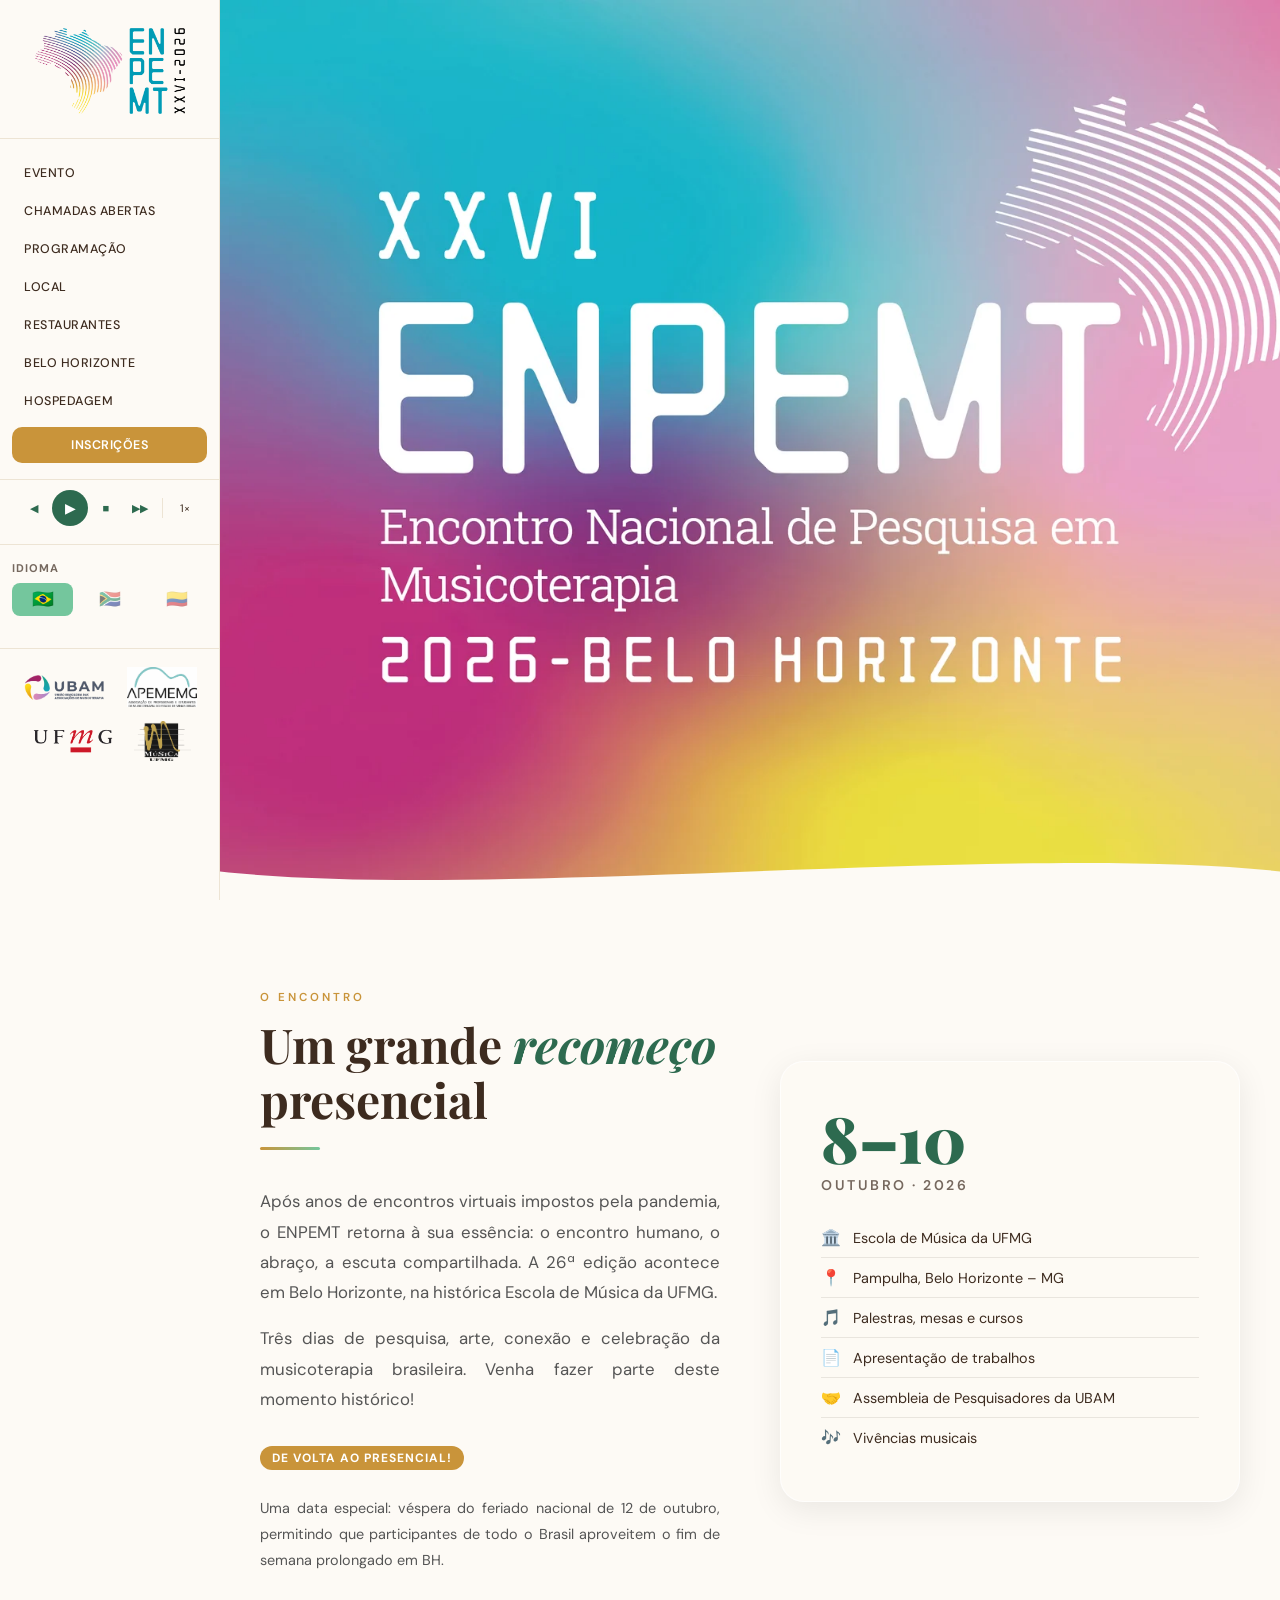
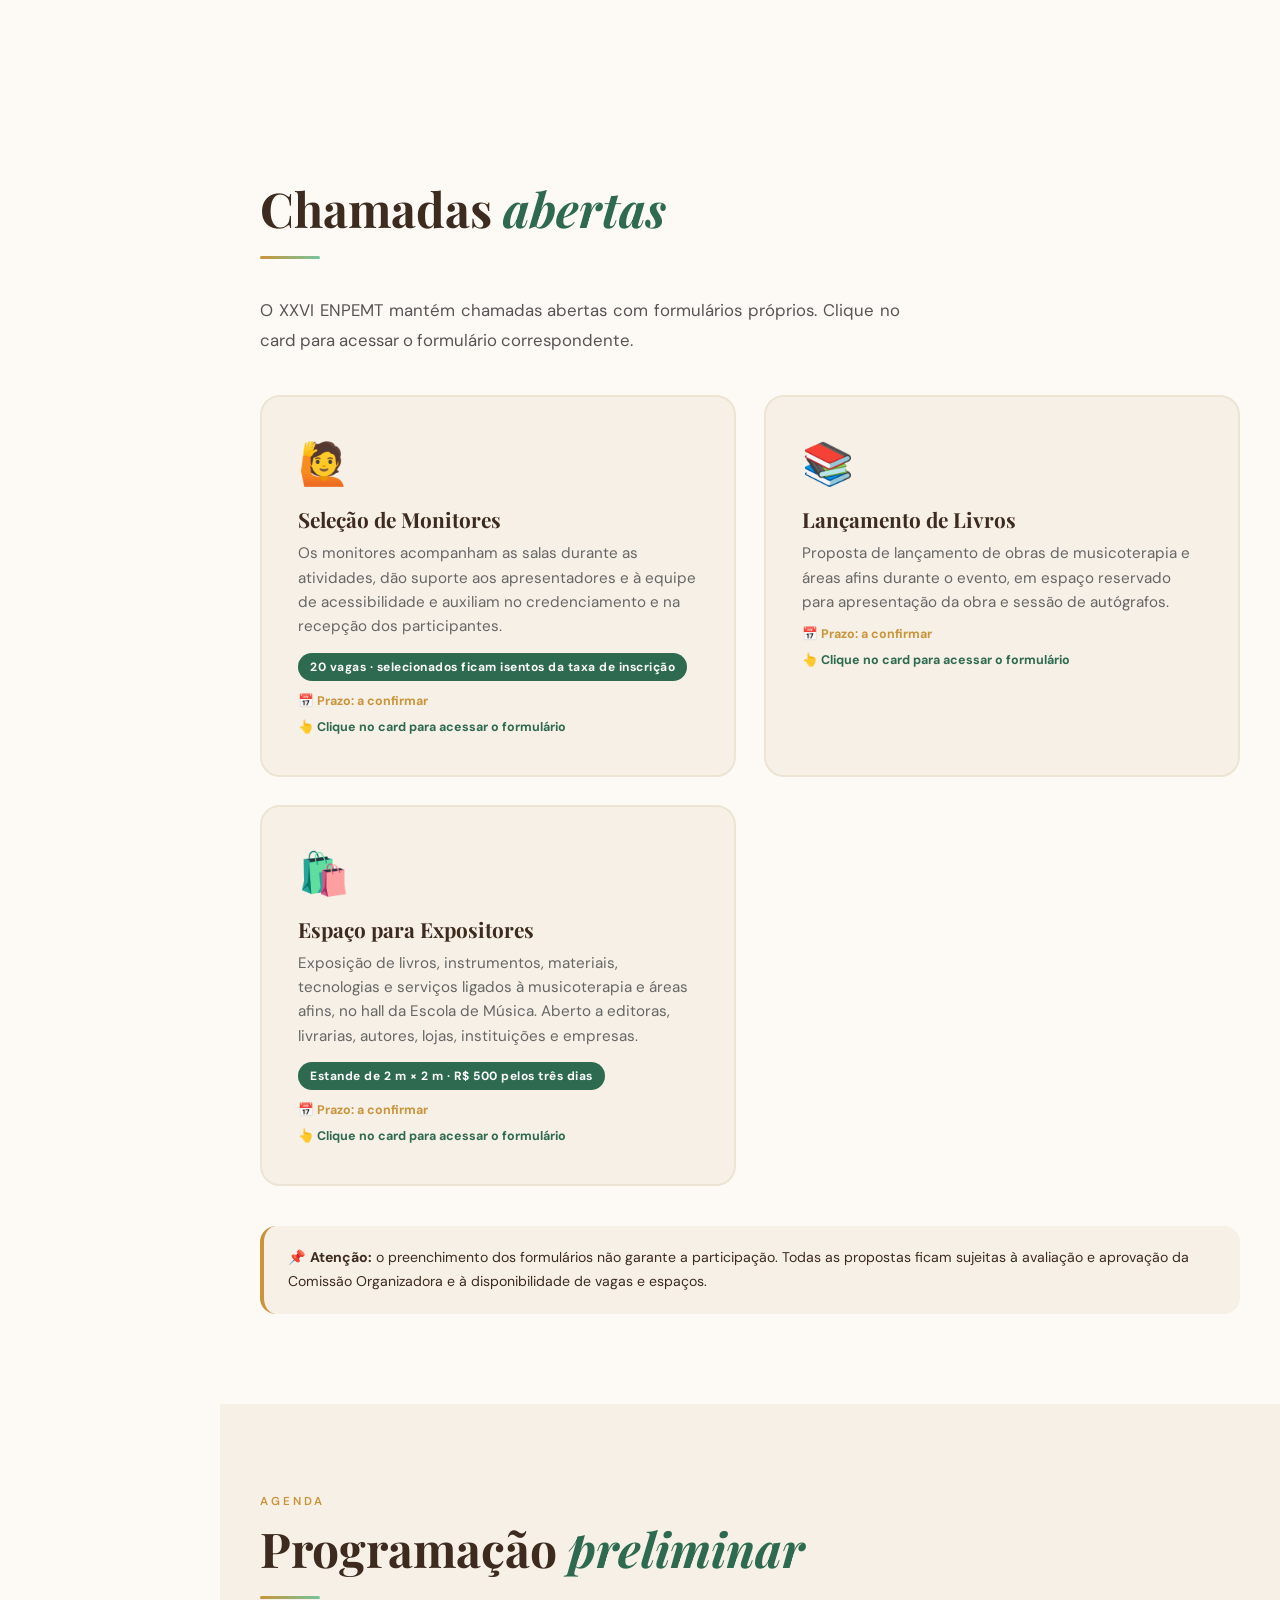
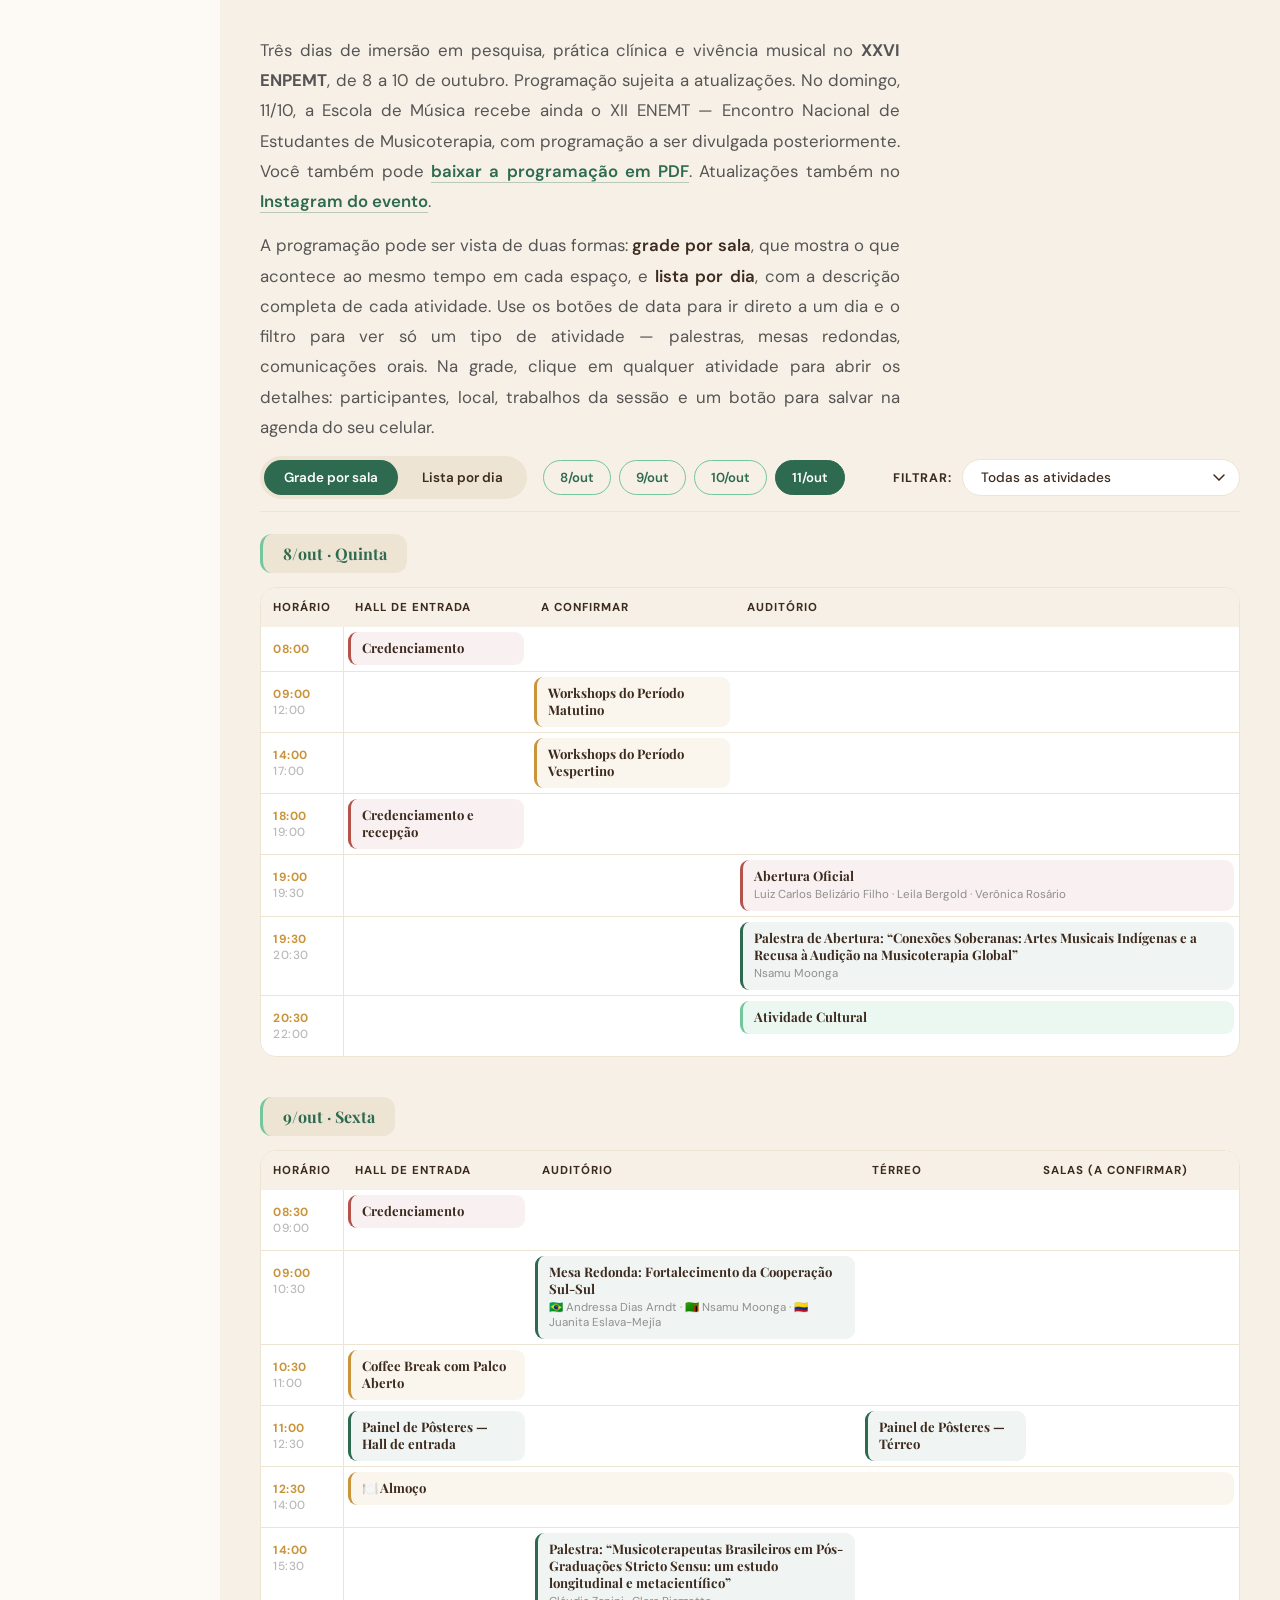
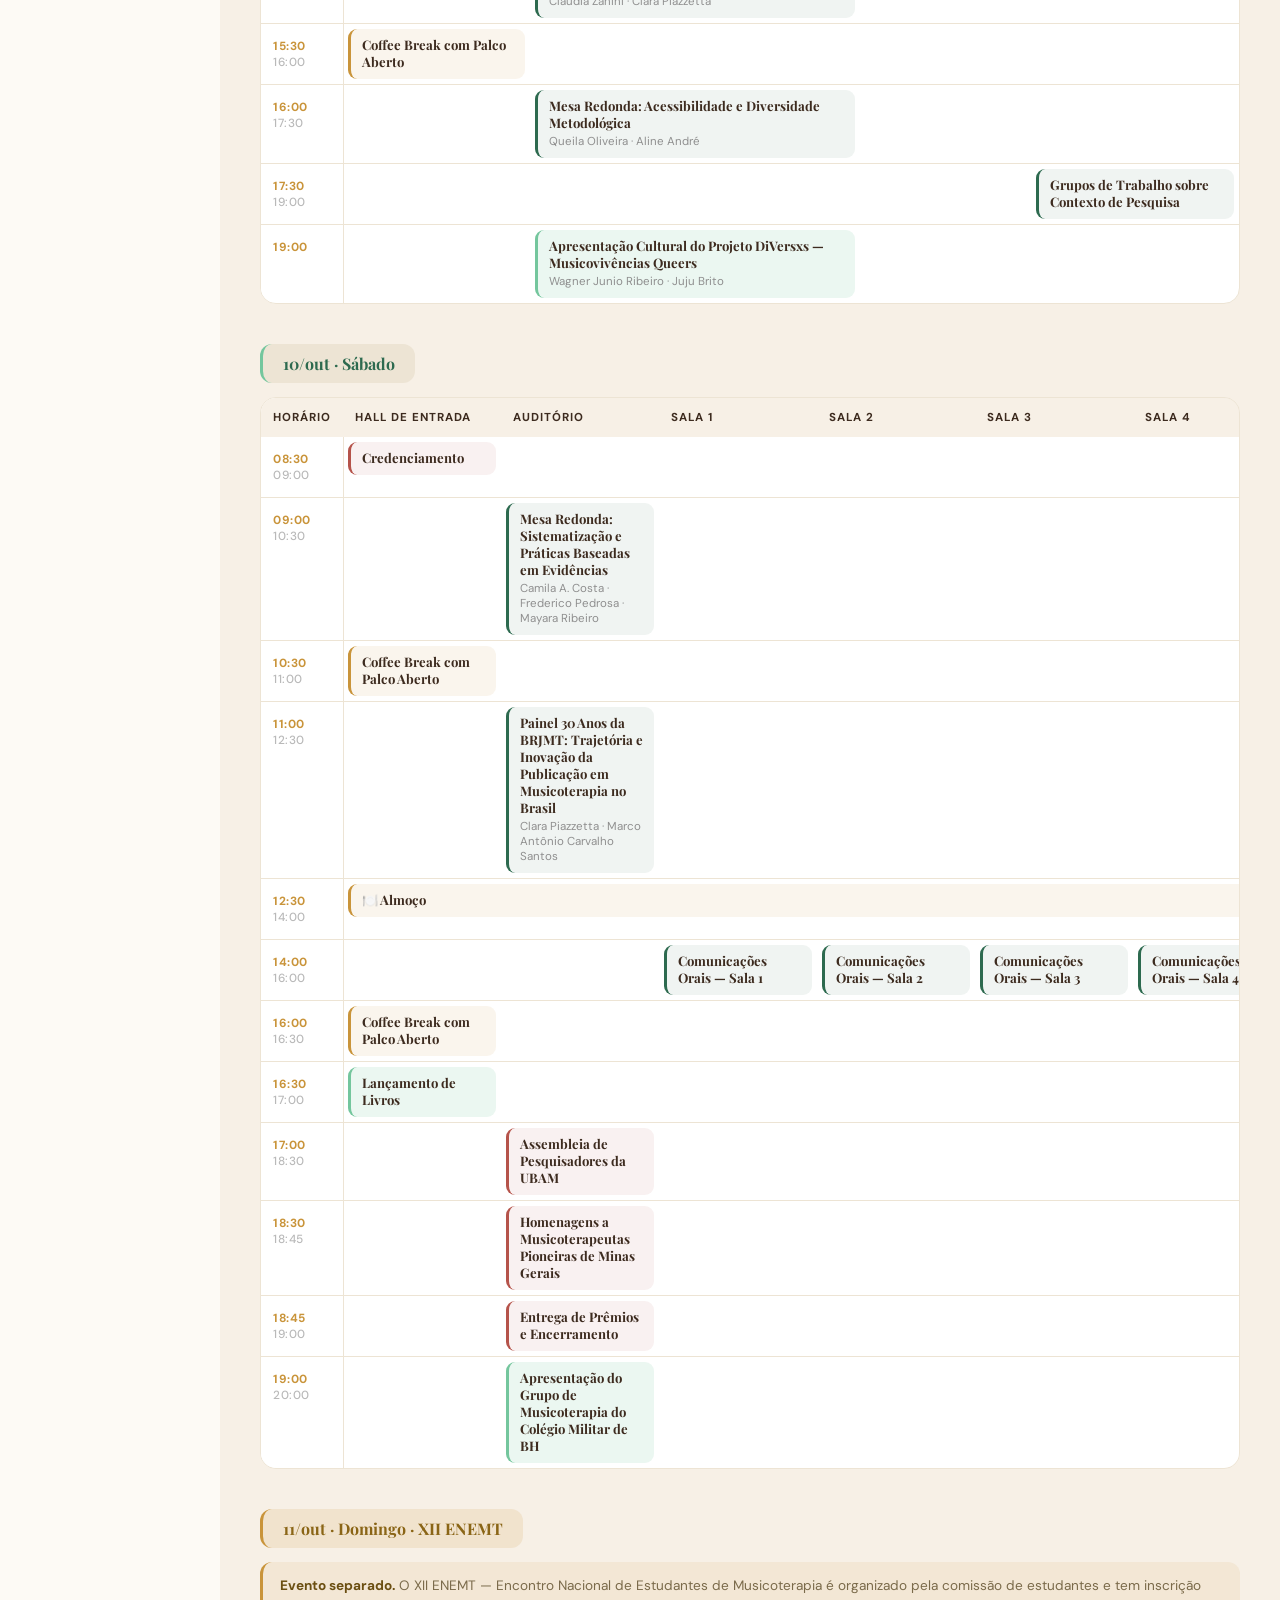
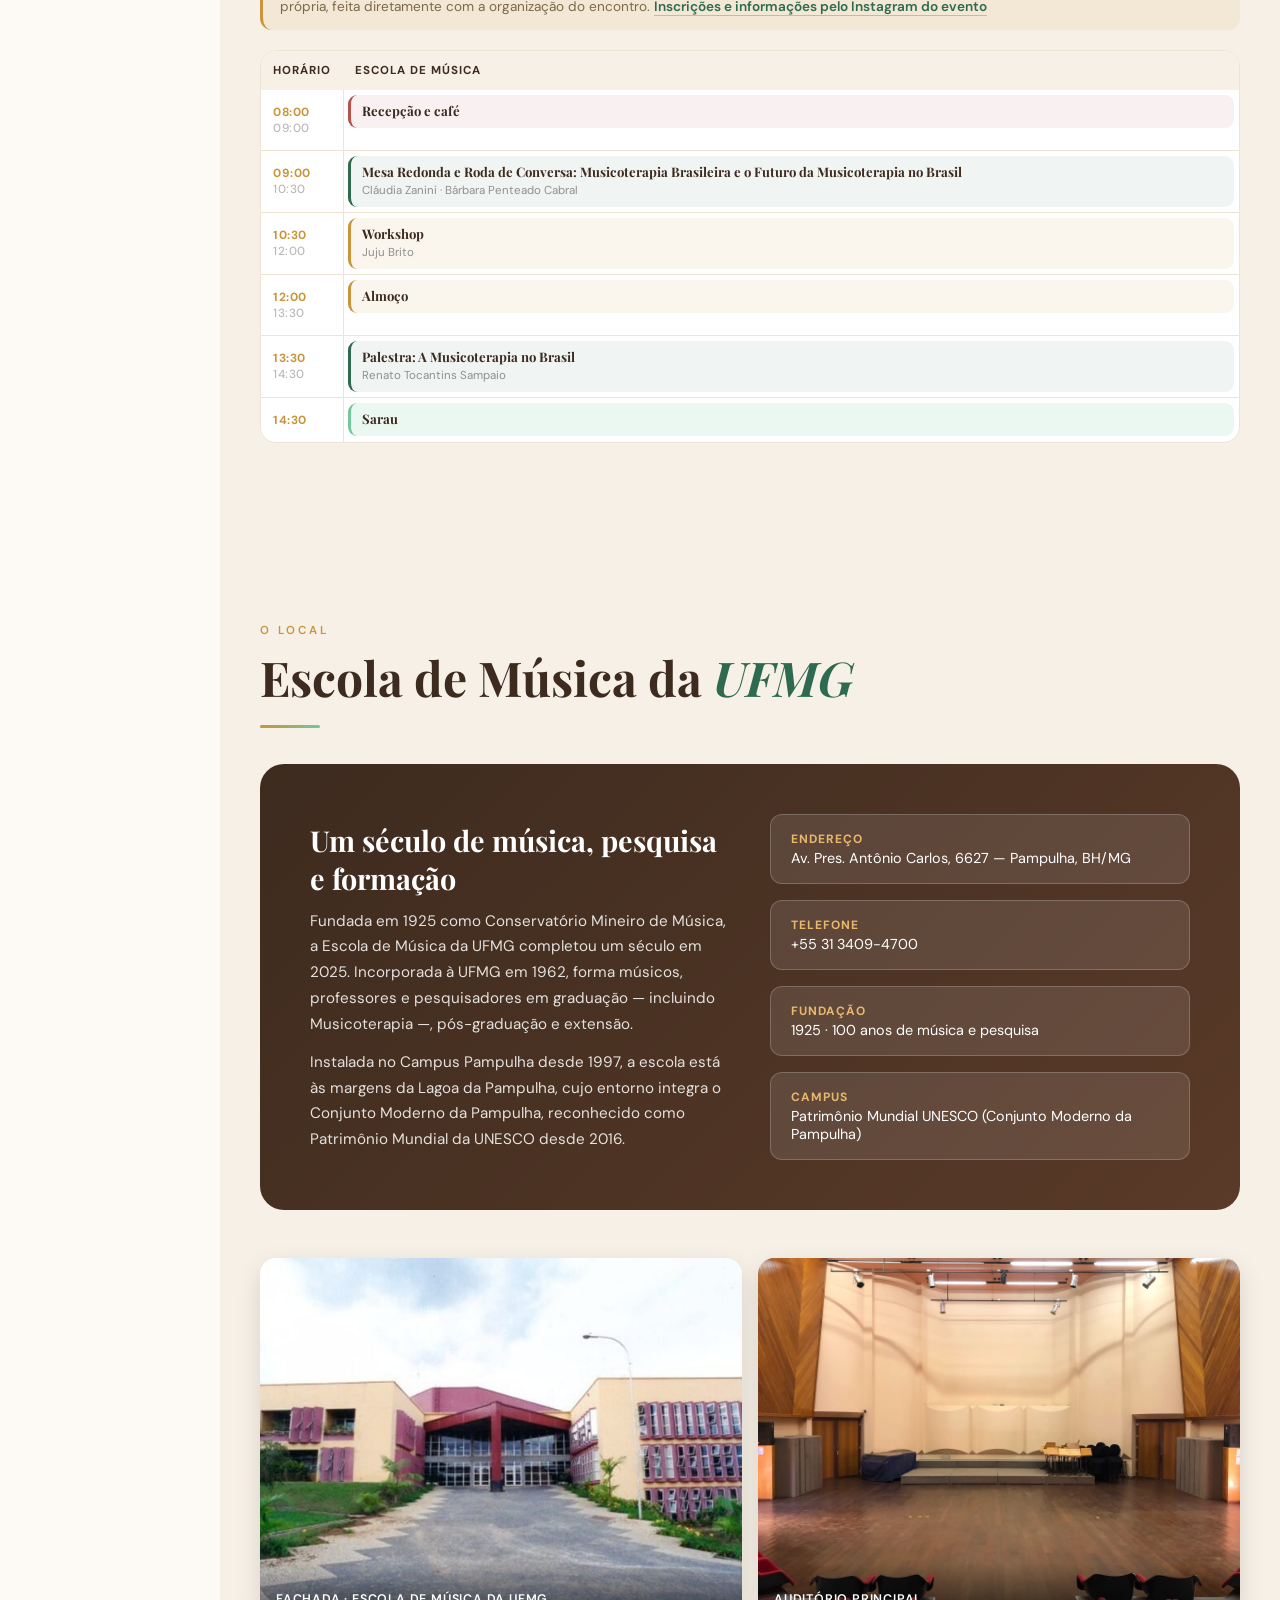
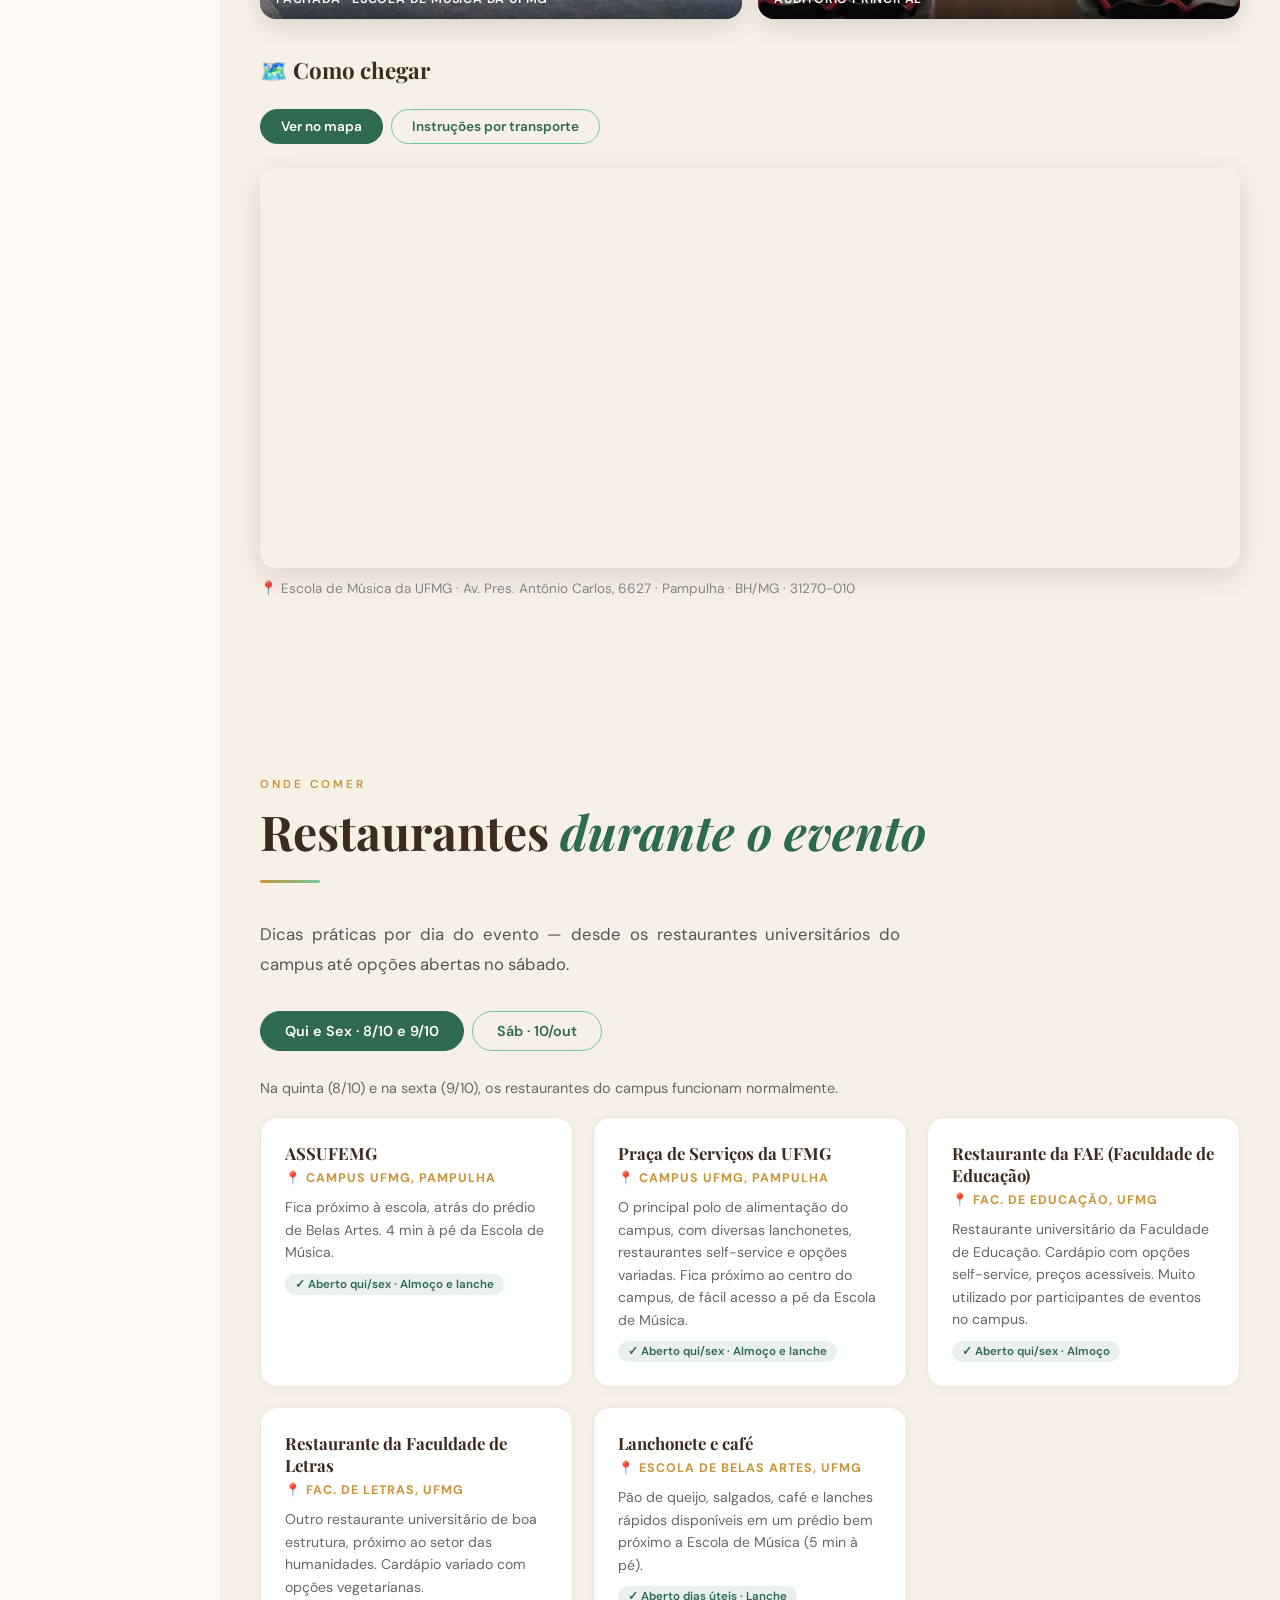
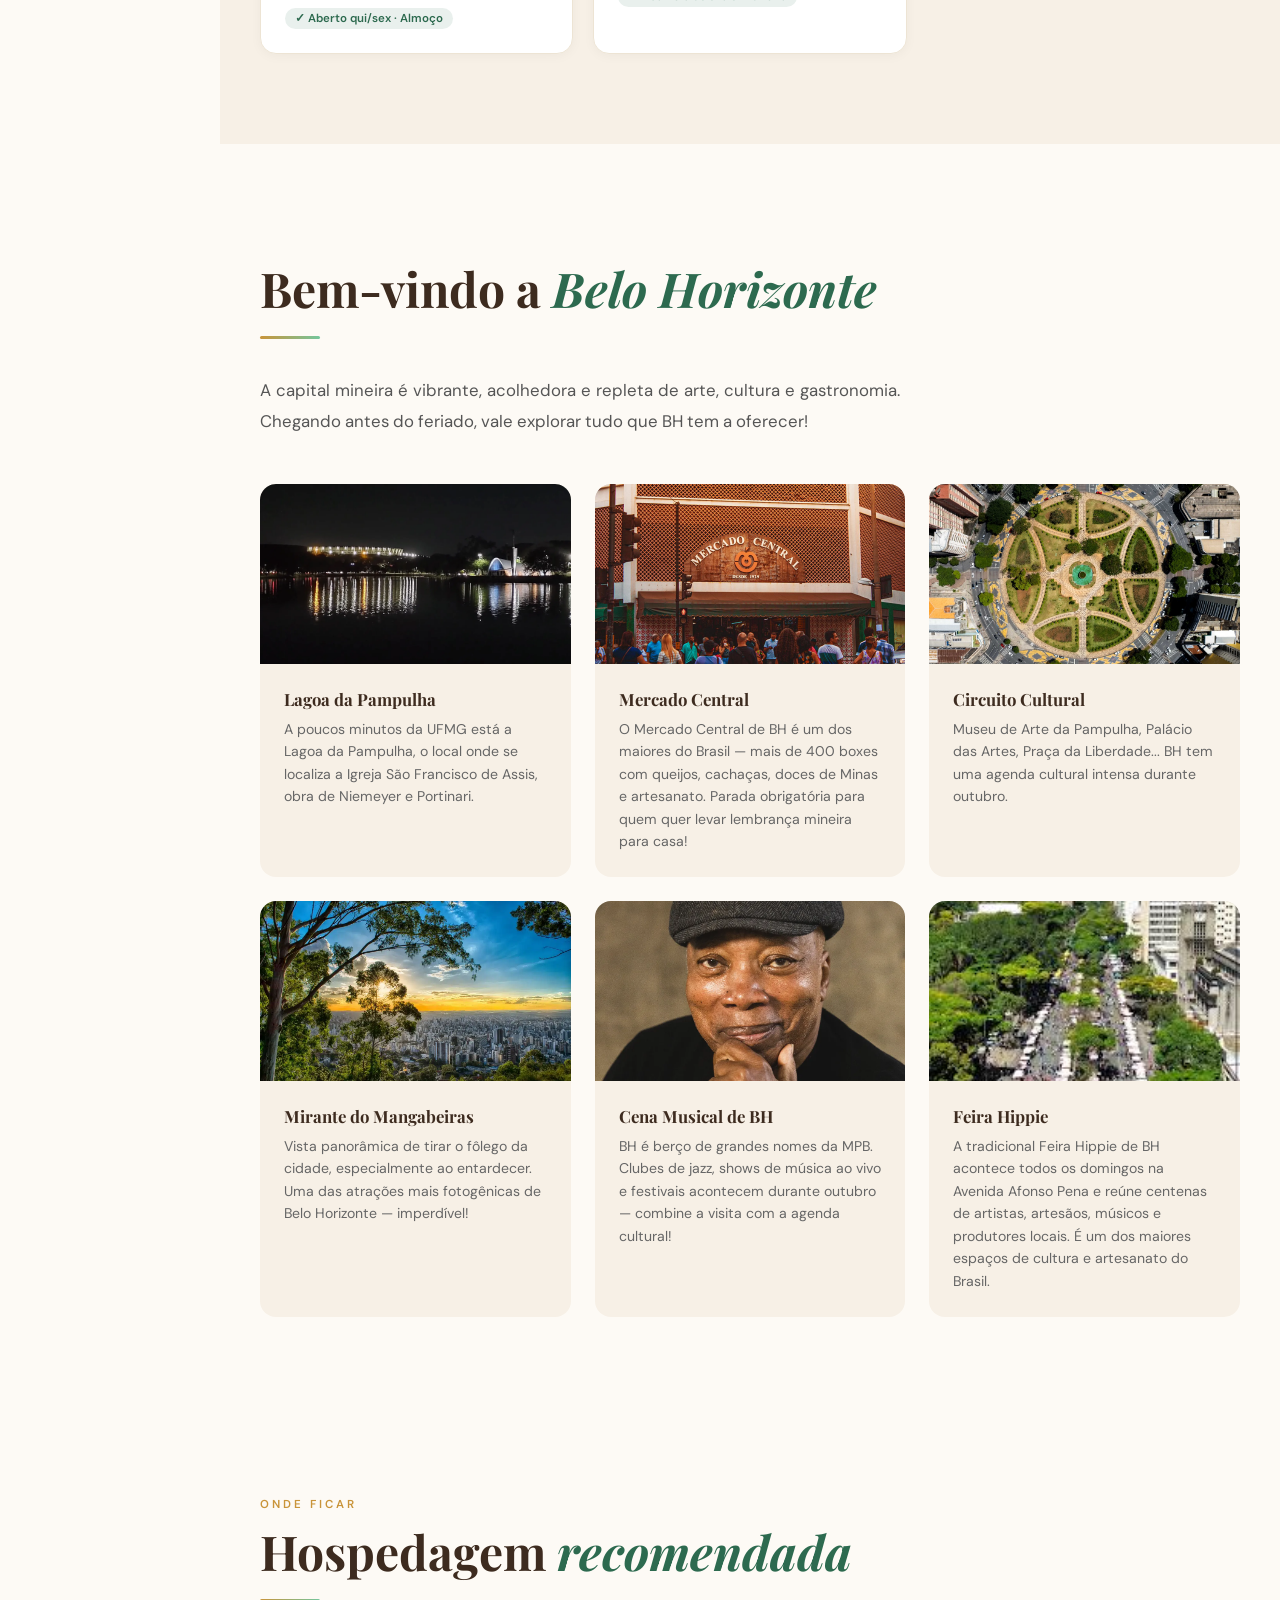
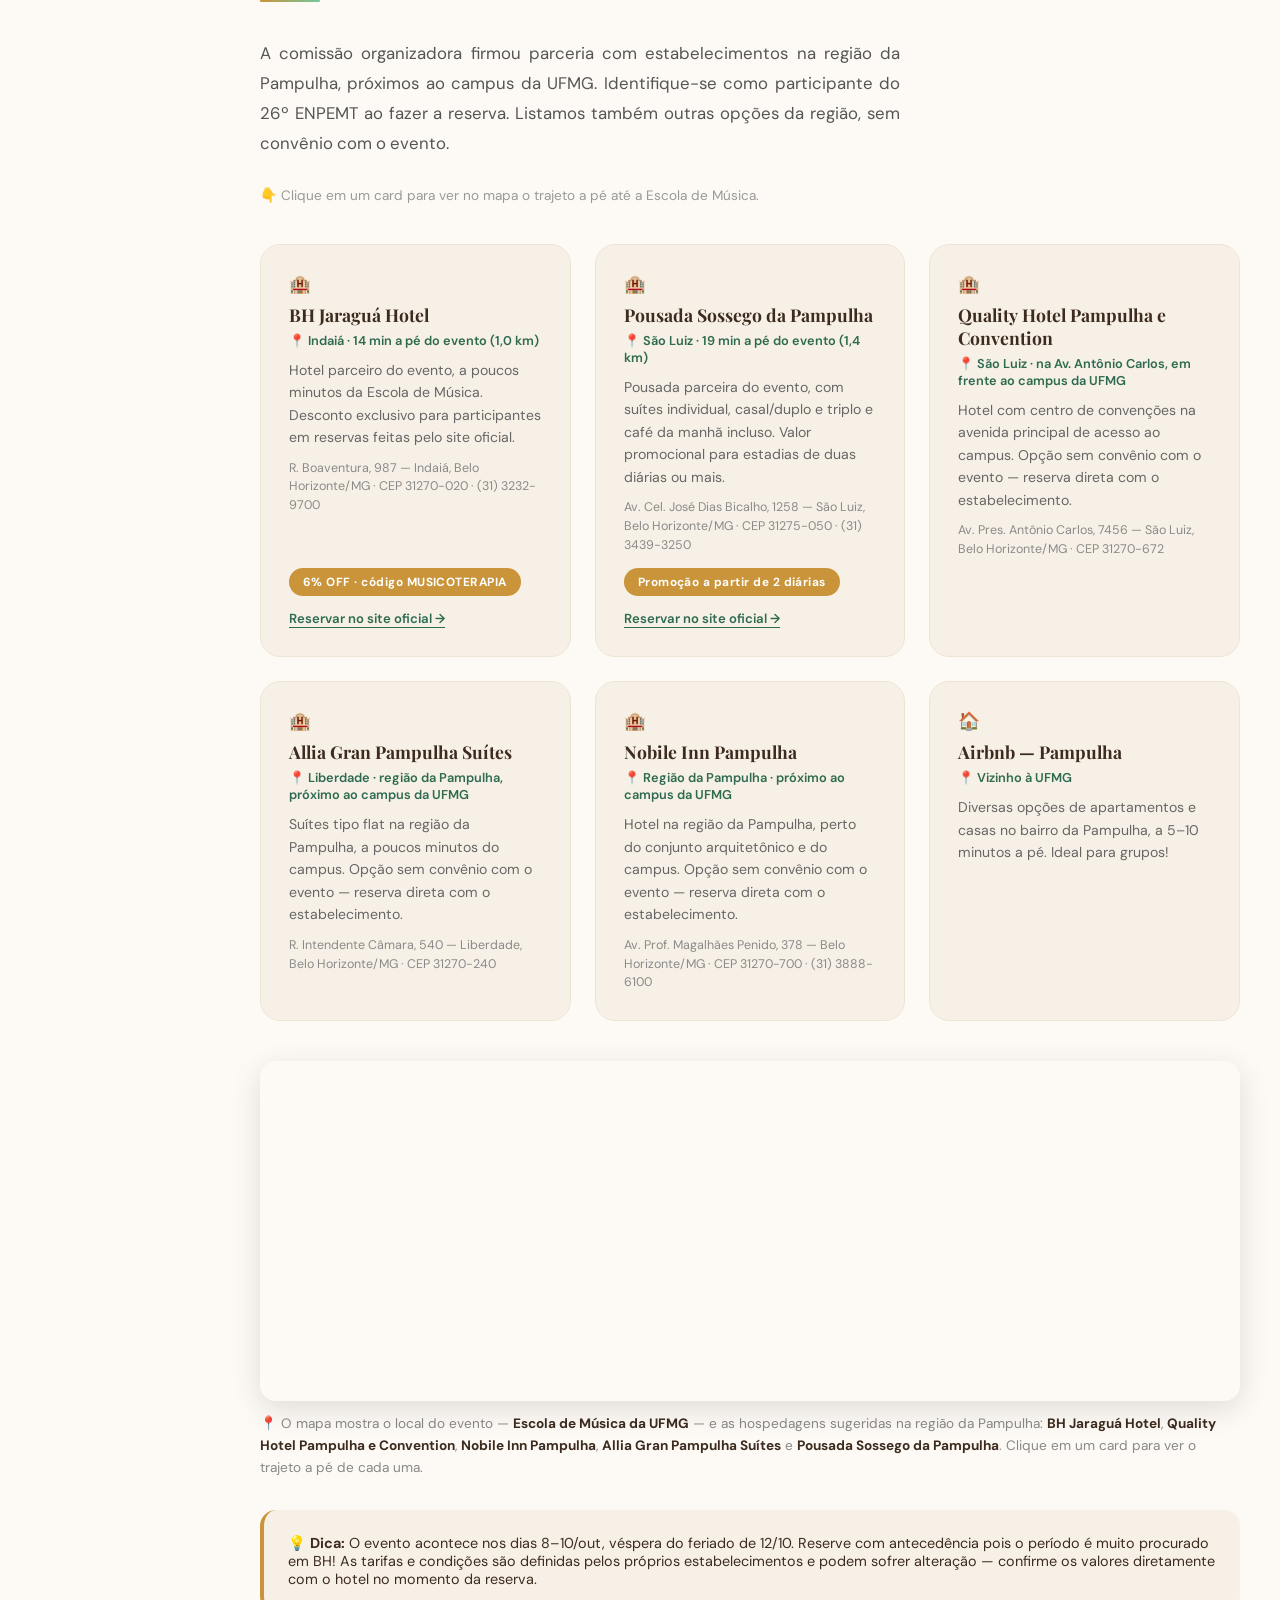
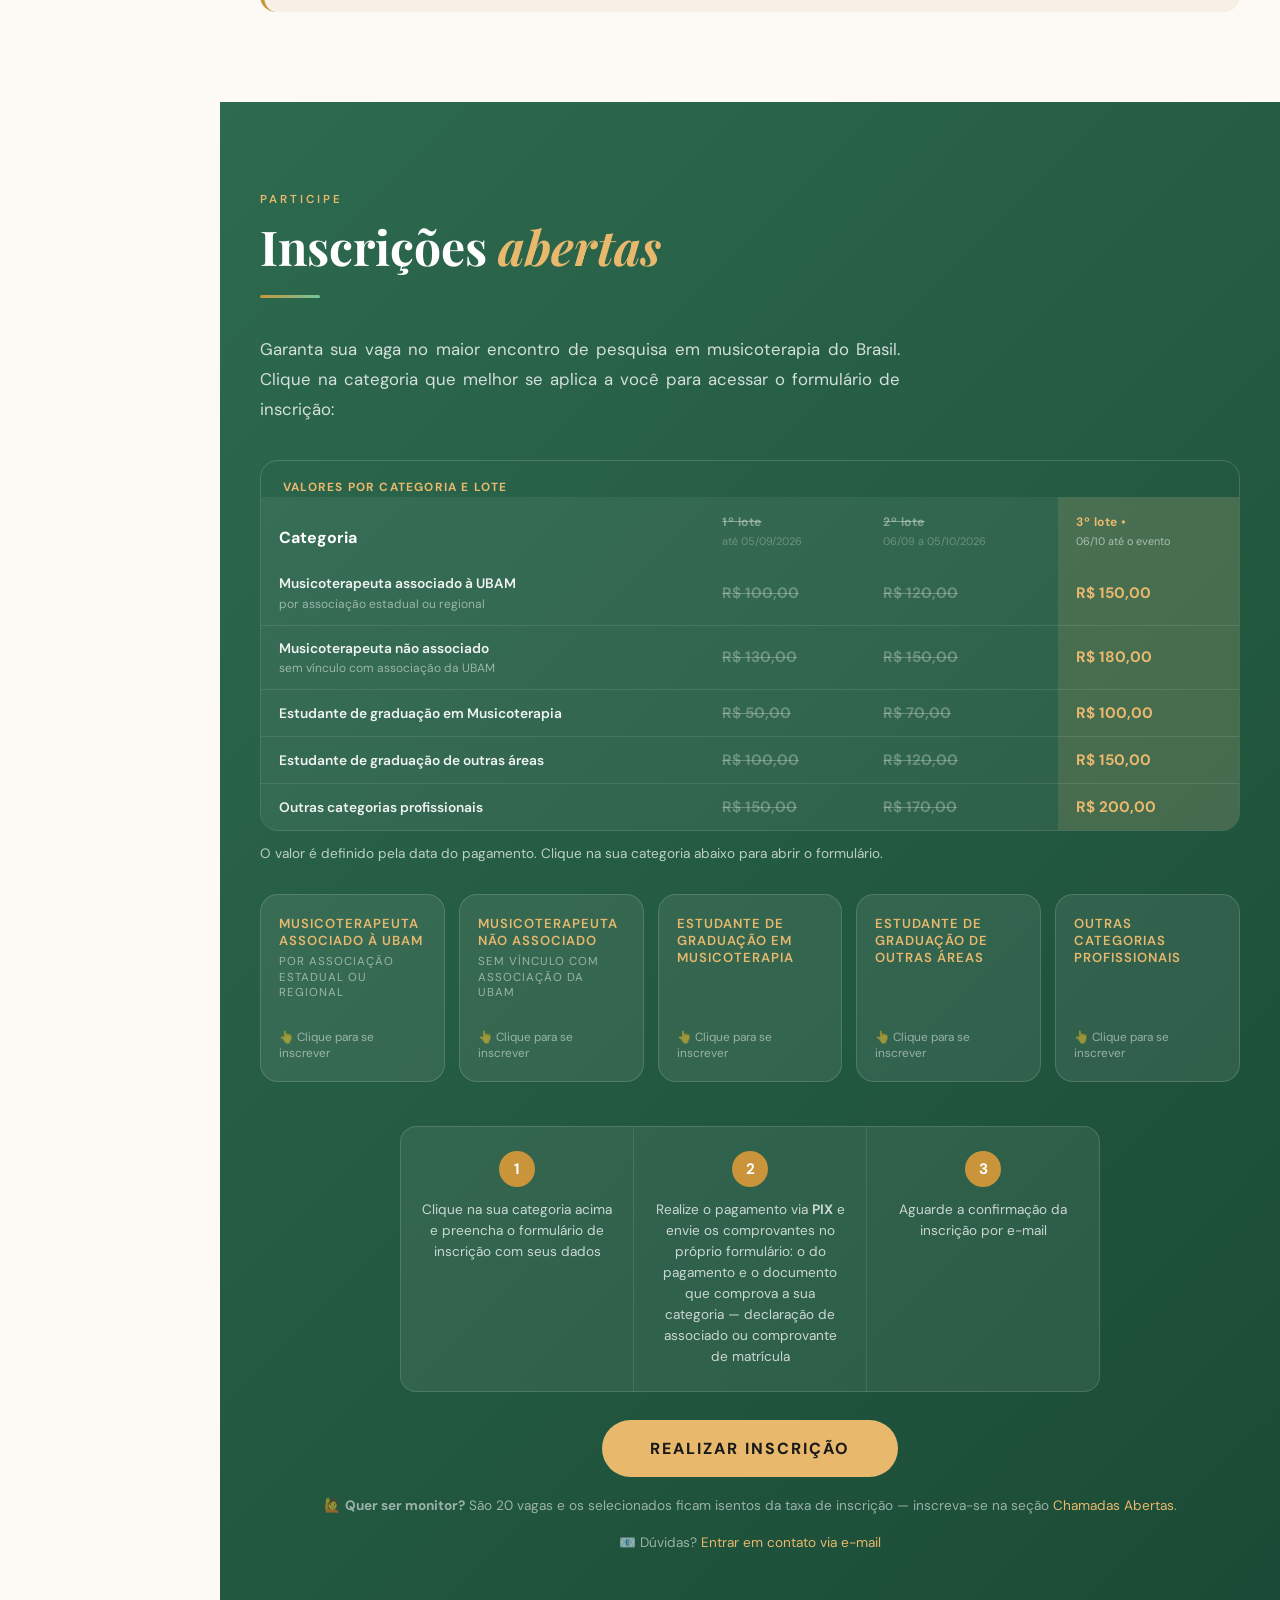
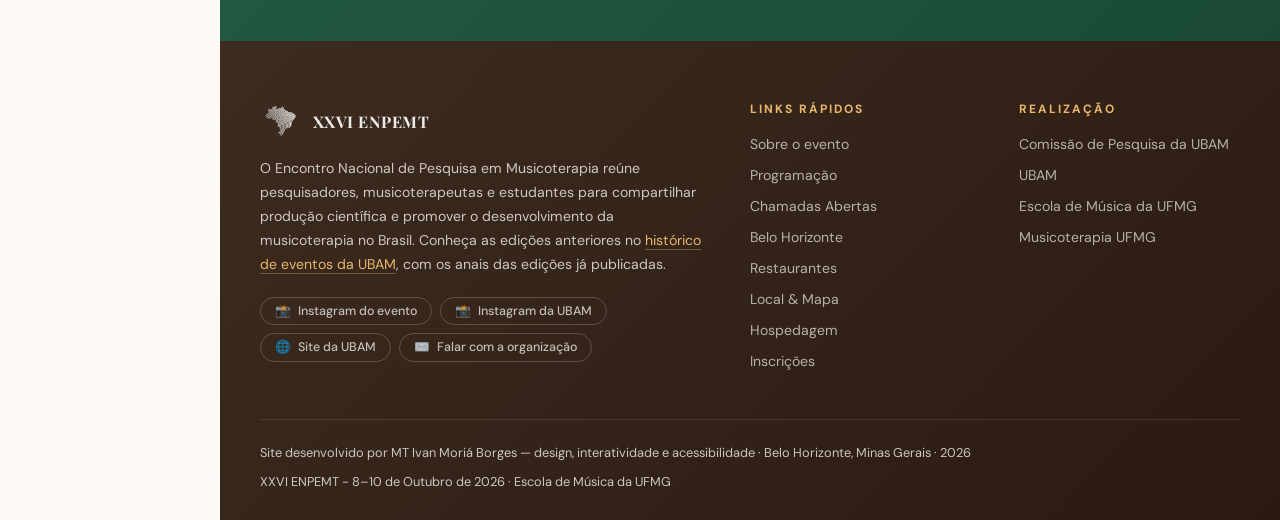
<file: index.html>
<!DOCTYPE html>
<html lang="pt-BR">
<head>
<meta charset="UTF-8">
<meta name="viewport" content="width=device-width, initial-scale=1.0">
<title>XXVI ENPEMT</title>
<link rel="icon" type="image/png" href="img/logo-enpemt-nav.png">
<link rel="preconnect" href="https://fonts.googleapis.com">
<link href="https://fonts.googleapis.com/css2?family=Playfair+Display:ital,wght@0,400;0,700;0,900;1,400;1,700&family=DM+Sans:wght@300;400;500;600&family=Cormorant+Garamond:ital,wght@0,300;0,400;1,300;1,400&display=swap" rel="stylesheet">
<style>
  :root {
    --verde: #2D6A4F;
    --verde-claro: #52B788;
    --verde-agua: #74C69D;
    --ouro: #C9943A;
    --ouro-claro: #E8B86D;
    --terracota: #B5534A;
    --creme: #F7F0E6;
    --creme-escuro: #EDE4D4;
    --marrom: #3D2B1F;
    --cinza-texto: #2A2A2A;
    --branco: #FDFAF5;
  }

  *, *::before, *::after { box-sizing: border-box; margin: 0; padding: 0; }
  html { scroll-behavior: smooth; }
  body {
    font-family: 'DM Sans', sans-serif;
    background: var(--branco);
    color: var(--cinza-texto);
    overflow-x: hidden;
    padding-left: 220px;
  }

  /* ─── NAV ─── */
  nav {
    position: fixed; left: 0; top: 0; z-index: 100;
    width: 220px; height: 100vh;
    display: flex; flex-direction: column;
    padding: 28px 0 28px;
    background: rgba(253,250,245,.97);
    backdrop-filter: blur(12px);
    border-right: 1px solid var(--creme-escuro);
    box-shadow: 2px 0 20px rgba(0,0,0,.05);
    overflow-y: auto;
    transition: box-shadow .3s;
  }
  .nav-brand {
    display: flex; align-items: center; justify-content: center;
    padding: 0 16px 24px;
    border-bottom: 1px solid var(--creme-escuro);
    margin-bottom: 8px;
  }
  .nav-logo-full {
    width: 100%; max-width: 150px; height: auto; display: block;
  }
  /* ==== LOGOMARCA NAV ==== */
  /* INSTRUÇÃO: substitua o src abaixo pelo caminho da imagem da logomarca ENPEMT */
  .nav-logo {
    height: 40px; width: auto; max-width: 160px;
     src: url('img/logo-enpemt-nav.png') 
  }
  .nav-logo-placeholder {
    height: 36px; width: 36px;
    background: var(--verde);
    border-radius: 6px;
    display: flex; align-items: center; justify-content: center;
    font-size: .6rem; color: #fff; font-weight: 700;
    text-align: center; line-height: 1.2;
  }
  .nav-brand span { color: var(--ouro); }
  .nav-links { display: flex; flex-direction: column; gap: 2px; list-style: none; padding: 8px 12px; }
  .nav-links a {
    font-size: .78rem; font-weight: 500;
    color: var(--marrom); text-decoration: none;
    letter-spacing: .5px; text-transform: uppercase;
    padding: 10px 12px; border-radius: 10px; display: block;
    transition: background .2s, color .2s;
  }
  .nav-links a:hover { background: var(--creme-escuro); color: var(--verde); }
  .nav-links a.nav-active {
    background: var(--creme-escuro);
    color: var(--verde); font-weight: 700;
    border-left: 3px solid var(--verde);
    padding-left: 9px;
  }
  .nav-btn-inscricao {
    background: var(--ouro); color: #fff !important;
    padding: 10px 18px; border-radius: 20px;
    font-weight: 600 !important; display: block;
    text-align: center; margin-top: 6px;
    transition: background .2s !important;
  }
  .nav-btn-inscricao:hover { background: var(--ouro-claro) !important; color: #fff !important; }

  /* ─── NAV MENU BUTTON ─── */
  .nav-menu-btn {
    display: none; position: relative;
    background: none; border: none; cursor: pointer;
    flex-direction: column; gap: 5px; padding: 8px;
    z-index: 101;
  }
  .nav-menu-btn span {
    display: block; width: 24px; height: 2px;
    background: var(--marrom); border-radius: 2px;
    transition: all .3s;
  }
  .nav-menu-btn.open span:nth-child(1) {
    transform: translateY(7px) rotate(45deg);
  }
  .nav-menu-btn.open span:nth-child(2) {
    opacity: 0;
  }
  .nav-menu-btn.open span:nth-child(3) {
    transform: translateY(-7px) rotate(-45deg);
  }

  /* ─── NAV LANGUAGE SELECTOR ─── */
  .nav-lang-selector {
    padding: 16px 0; border-top: 1px solid var(--creme-escuro);
    display: flex; flex-direction: column; align-items: flex-start;
    margin-top: 8px;
    position: relative;
  }
  .nav-lang-label {
    font-size: .7rem; font-weight: 700; letter-spacing: 1px;
    text-transform: uppercase; color: var(--marrom); opacity: .7;
    margin-bottom: 8px; padding: 0 12px;
  }
  .nav-lang-flags {
    display: flex; gap: 6px; padding: 0 12px; width: 100%;
  }
  .nav-lang-flag {
    background: transparent; border: none; cursor: pointer;
    font-size: 1.1rem; padding: 6px 8px; border-radius: 8px;
    transition: all .2s; opacity: .5; flex: 1; text-align: center;
  }
  .nav-lang-flag:hover { opacity: .8; background: var(--creme-escuro); }
  .nav-lang-flag.lang-active { opacity: 1; background: var(--verde-agua); color: #fff; }
  .nav-lang-selector-mobile { display: none; }
  .nav-sidebar-brand { display: none; }
  .nav-ubam {
    margin-top: 16px; padding: 18px 12px 0;
    border-top: 1px solid var(--creme-escuro);
    display: flex; align-items: center; justify-content: center; gap: 16px;
  }
  .nav-apoio {
    margin-top: 14px; padding: 0 12px;
    display: flex; align-items: center; justify-content: center; gap: 16px;
  }
  .nav-ubam img, .nav-apoio img {
    max-height: 40px; width: auto; max-width: 46%;
    object-fit: contain; opacity: .9; display: block;
  }

  /* ─── HERO ─── */
  #hero {
    min-height: 100vh;
    position: relative;
    display: flex; align-items: center; justify-content: center;
    overflow: hidden;
  }
  /* ==== IMAGEM DE FUNDO HERO ==== */
  /* INSTRUÇÃO: O fundo do hero pode ser a imagem do mapa do Brasil estilizado (logo ENPEMT).
     Substitua o gradiente .hero-bg por:
     background: url('img/mapa-brasil-logo.webp') center/cover no-repeat;
     Ou mantenha o gradiente e adicione a imagem como camada sobreposta com opacidade.
     Exemplo com imagem + overlay escuro:
     background: linear-gradient(rgba(20,40,30,0.75), rgba(20,41,31,0.85)), url('img/mapa-brasil-logo.webp') center/cover;
  */
  .hero-bg {
    position: absolute; inset: 0;

    background: linear-gradient(rgba(20, 41, 31, 0), rgba(20, 41, 31, 0)), url('img/mapa-brasil-logo.webp') center/cover no-repeat;

  }
  /* TESTE: no PC usa a variante logo2 */
  @media (min-width: 900px) {
    .hero-bg {
      background: linear-gradient(rgba(20, 41, 31, 0), rgba(20, 41, 31, 0)), url('img/mapa-brasil-logo2.webp') center/cover no-repeat;
    }
  }

  .hero-logo-bg {
    position: absolute; inset: 0;
    display: flex; align-items: center; justify-content: center;
    z-index: 1; pointer-events: none;
  }
  .hero-logo-bg img {
    width: 70%; max-width: 700px; opacity: 0;
    filter: brightness(0);
  }
  .hero-pattern {
    position: absolute; inset: 0; opacity: .04; z-index: 1;
    background-image: url("data:image/svg+xml,%3Csvg width='60' height='60' viewBox='0 0 60 60' xmlns='http://www.w3.org/2000/svg'%3E%3Cg fill='none' fill-rule='evenodd'%3E%3Cg fill='%23ffffff' fill-opacity='1'%3E%3Cpath d='M30 0 L32 28 L60 30 L32 32 L30 60 L28 32 L0 30 L28 28 Z'/%3E%3C/g%3E%3C/g%3E%3C/svg%3E");
  }
  .hero-content {
    position: relative; z-index: 2;
    text-align: center; padding: 120px 20px 60px;
    max-width: 920px;
  }

  /* ==== LOGOMARCA ENPEMT NO HERO ==== */
  /* INSTRUÇÃO: Esta área exibe a logo ENPEMT escrita (versão texto/imagem).
     Substitua o .hero-logo-img pelo caminho da sua imagem. */
  .hero-logo-img {
    display: block; margin: 0 auto 24px;
    height: 80px; width: auto;
    /* src ajustado via <img> abaixo — altere o src da tag img.hero-logo-img */
    filter: brightness(0) invert(1);
    opacity: .95;
    animation: fadeUp .8s ease both;
  }
  .hero-logo-placeholder {
    display: inline-flex; align-items: center; gap: 8px;
    margin-bottom: 20px;
    animation: fadeUp .8s ease both;
  }
  .hero-eyebrow {
    display: inline-block;
    font-size: .75rem; font-weight: 600;
    letter-spacing: 3px; text-transform: uppercase;
    color: var(--ouro-claro);
    border: 1px solid rgba(201,148,58,.4);
    padding: 6px 18px; border-radius: 20px;
    margin-bottom: 28px;
    animation: fadeUp .8s .1s ease both;
  }
  .hero-num {
    font-family: 'Cormorant Garamond', serif;
    font-size: clamp(5rem, 18vw, 14rem);
    font-weight: 300; line-height: .9;
    color: rgba(255,255,255,.06);
    position: absolute;
    top: 50%; left: 50%;
    transform: translate(-50%, -52%);
    pointer-events: none; user-select: none;
    white-space: nowrap;
    letter-spacing: -8px;
  }
  .hero-title {
    font-family: 'Playfair Display', serif;
    font-size: clamp(2.2rem, 5.5vw, 4.6rem);
    font-weight: 900; line-height: 1.05;
    color: #fff; margin-bottom: 16px;
    animation: fadeUp .8s .2s ease both;
  }
  .hero-title em { color: var(--ouro-claro); font-style: italic; }
  .hero-sub {
    font-family: 'Cormorant Garamond', serif;
    font-size: clamp(1.1rem, 2.5vw, 1.5rem);
    font-style: italic; font-weight: 300;
    color: rgba(255,255,255,.75); margin-bottom: 36px;
    animation: fadeUp .8s .35s ease both;
  }
  .hero-meta {
    display: flex; flex-wrap: wrap; gap: 14px;
    justify-content: center; margin-bottom: 50px;
    animation: fadeUp .8s .5s ease both;
  }
  .hero-pill {
    background: rgba(255,255,255,.1);
    border: 1px solid rgba(255,255,255,.25);
    color: #fff; padding: 10px 22px;
    border-radius: 50px; font-size: .88rem;
    backdrop-filter: blur(6px);
    display: flex; align-items: center; gap: 8px;
  }
  .hero-pill svg { width: 16px; height: 16px; fill: var(--ouro-claro); flex-shrink: 0; }
  .hero-cta {
    animation: fadeUp .8s .65s ease both;
    display: flex; gap: 16px; justify-content: center; flex-wrap: wrap;
  }
  .btn-primary {
    background: var(--ouro); color: #fff;
    padding: 14px 36px; border-radius: 50px;
    text-decoration: none; font-weight: 600; font-size: .95rem;
    letter-spacing: .5px; border: none; cursor: pointer;
    transition: all .3s; box-shadow: 0 4px 20px rgba(201,148,58,.4);
    display: inline-block;
  }
  .btn-primary:hover { background: var(--ouro-claro); transform: translateY(-2px); box-shadow: 0 8px 30px rgba(201,148,58,.5); }
  .btn-secondary {
    border: 1.5px solid rgba(255,255,255,.5); color: #fff;
    padding: 14px 36px; border-radius: 50px;
    text-decoration: none; font-weight: 500; font-size: .95rem;
    transition: all .3s; backdrop-filter: blur(6px); display: inline-block;
    background: transparent; cursor: pointer;
  }
  .btn-secondary:hover { background: rgba(255,255,255,.15); border-color: #fff; transform: translateY(-2px); }
  .hero-wave { position: absolute; bottom: -1px; left: 0; width: 100%; }

  /* ─── SECTIONS ─── */
  section { padding: 90px 40px; }
  .container { max-width: 1100px; margin: 0 auto; }
  .section-label {
    font-size: .72rem; font-weight: 600; letter-spacing: 3px;
    text-transform: uppercase; color: var(--ouro);
    margin-bottom: 12px; display: block;
  }
  .section-title {
    font-family: 'Playfair Display', serif;
    font-size: clamp(2rem, 4vw, 3rem);
    font-weight: 700; line-height: 1.15;
    color: var(--marrom); margin-bottom: 20px;
  }
  .section-title em { color: var(--verde); font-style: italic; }
  .section-text { font-size: 1.05rem; line-height: 1.8; color: #555; max-width: 640px; text-align: justify; }
  .divider {
    width: 60px; height: 3px;
    background: linear-gradient(90deg, var(--ouro), var(--verde-agua));
    border-radius: 2px; margin: 20px 0 36px;
  }

  /* ─── SOBRE ─── */
  #sobre { background-color: rgba(253, 250, 245, 0.029); }
  .sobre-grid { display: grid; grid-template-columns: 1fr 1fr; gap: 60px; align-items: center; }
  .sobre-visual { position: relative; }
  .sobre-card-bg {
    background: rgba(253, 250, 245, 0.18);
    border: 1px solid rgba(255,255,255,.6);
    border-radius: 24px; padding: 44px 40px;
    color: var(--marrom); position: relative; overflow: hidden;
    box-shadow: 0 8px 32px rgba(0,0,0,.08);
  }
  #sobre { position: relative; overflow: hidden; }
  .sobre-bg-logo {
    position: absolute;
    right: -5%; top: 50%;
    transform: translateY(-50%);
    width: 55%; max-width: 700px;
    opacity: .22;
    pointer-events: none; z-index: 0;
  }
  .sobre-grid { position: relative; z-index: 1; }
  .card-brasil-bg {
    position: absolute; right: -30px; top: 50%;
    transform: translateY(-50%);
    width: 62%; pointer-events: none;
    opacity: .22;
  }
  .date-block { margin-bottom: 24px; position: relative; }
  .date-big {
    font-family: 'Playfair Display', serif;
    font-size: 4rem; font-weight: 900; line-height: 1; color: var(--verde);
  }
  .date-month {
    font-size: .88rem; font-weight: 600; letter-spacing: 2.5px;
    text-transform: uppercase; color: var(--marrom); opacity: .7; margin-top: 6px;
  }
  .sobre-info-list { list-style: none; margin-top: 4px; position: relative; }
  .sobre-info-list li {
    padding: 9px 0; border-bottom: 1px solid rgba(61,43,31,.1);
    font-size: .9rem; display: flex; align-items: center; gap: 12px;
    color: var(--marrom);
  }
  .sobre-info-list li:last-child { border-bottom: none; }
  .info-icon { font-size: 1rem; flex-shrink: 0; }
  .tag-retorno {
    display: inline-block; background: var(--ouro); color: #fff;
    font-size: .75rem; font-weight: 700; letter-spacing: 1px;
    text-transform: uppercase; padding: 4px 12px; border-radius: 20px; margin-bottom: 16px;
  }

  /* ─── PROGRAMAÇÃO ─── */
  #programacao { background: var(--creme); }
  .tab-btn {
    padding: 10px 24px; border-radius: 50px;
    border: 1.5px solid var(--verde-agua);
    background: transparent; color: var(--verde);
    font-family: 'DM Sans', sans-serif; font-size: .9rem; font-weight: 600;
    cursor: pointer; transition: all .2s;
  }
  /* "Dia atual" e "mouse em cima" precisam ser visualmente diferentes: com o
     mesmo estilo, o botão clicado continuava verde por causa do :hover
     enquanto a rolagem já marcava outro, e apareciam dois selecionados.
     O verde cheio fica só para o dia em que a pessoa está. */
  .tab-btn.active { background: var(--verde); color: #fff; border-color: var(--verde); }
  @media (hover: hover) and (pointer: fine) {
    .tab-btn:hover:not(.active) { background: rgba(45,106,79,.1); border-color: var(--verde); }
  }
  .tab-btn:focus-visible { outline: 2px solid var(--verde); outline-offset: 2px; }
  .prog-dia { margin-bottom: 48px; scroll-margin-top: 84px; }
  .prog-dia:last-of-type { margin-bottom: 0; }
  .prog-dia[hidden], .tl-item[hidden] { display: none; }
  .timeline { border-left: 2px solid var(--verde-agua); padding-left: 32px; display: flex; flex-direction: column; gap: 28px; }
  .tl-item { position: relative; }
  #vista-lista .tl-item[data-sessao] { cursor: pointer; border-radius: 10px; transition: background .2s; }
  #vista-lista .tl-item[data-sessao]:hover { background: rgba(45,106,79,.04); }
  .tl-item::before {
    content: ''; position: absolute; left: -38px; top: 6px;
    width: 12px; height: 12px; border-radius: 50%;
    background: var(--verde); border: 2px solid var(--branco);
    box-shadow: 0 0 0 2px var(--verde);
  }
  .tl-time { font-size: .78rem; font-weight: 700; letter-spacing: 1.5px; text-transform: uppercase; color: var(--ouro); margin-bottom: 4px; }
  .tl-title { font-family: 'Playfair Display', serif; font-size: 1.05rem; font-weight: 700; color: var(--marrom); margin-bottom: 4px; }
  .tl-subtitle { margin: 0 0 8px; font-size: .85rem; font-style: italic; color: #8f8f8f; line-height: 1.4; }
  .tl-subtitle:empty { display: none; }
  .tl-desc { font-size: .9rem; color: #666; line-height: 1.5; }
  .tl-pessoas { list-style: none; margin: .55rem 0 0; padding: 0; display: grid; gap: .35rem; }
  .tl-pessoas li { position: relative; padding-left: .9rem; font-size: .875rem; line-height: 1.45; }
  .tl-pessoas li::before { content: ''; position: absolute; left: 0; top: .58em; width: 4px; height: 4px; border-radius: 50%; background: var(--terracota); opacity: .6; }
  .tl-pessoas strong { color: #444; font-weight: 600; }
  .tl-pessoas .tl-cargo { font-size: .8rem; color: #8a8a8a; }
  .tl-pessoas .tl-cargo::before { content: ' · '; color: #c4c4c4; }
  .tl-pessoas-paises li { padding-left: 0; }
  .tl-pessoas-paises li::before { display: none; }
  .tl-flag { margin-right: 6px; }
  .tl-link { color: var(--verde); font-weight: 600; text-decoration: none; border-bottom: 1px solid rgba(45,106,79,.3); }
  .tl-link:hover { border-bottom-color: var(--verde); }
  .tl-meta { display: flex; flex-wrap: wrap; align-items: center; gap: 6px 10px; margin-top: 8px; }
  .tl-local { font-size: .8rem; font-weight: 600; color: var(--verde); line-height: 1.5; }
  .tl-meta .tl-badge { margin-top: 0; }
  .tl-badge { display: inline-block; font-size: .7rem; font-weight: 600; padding: 3px 10px; border-radius: 12px; margin-top: 6px; }
  .badge-palestra { background: rgba(45,106,79,.12); color: var(--verde); }
  .badge-oficina { background: rgba(201,148,58,.12); color: #996a1a; }
  .badge-abertura { background: rgba(181,83,74,.12); color: var(--terracota); }
  .badge-social { background: rgba(116,198,157,.2); color: #1a6040; }

  /* ─── BH ─── */
  #bh { background: var(--branco); }
  .bh-grid { display: grid; grid-template-columns: repeat(3, 1fr); gap: 24px; margin-top: 40px; }
  .bh-card {
    border-radius: 16px; overflow: hidden; background: var(--creme);
    transition: transform .3s, box-shadow .3s; cursor: default;
  }
  .bh-card:hover { transform: translateY(-6px); box-shadow: 0 16px 40px rgba(0,0,0,.1); }
  /* ==== IMAGENS DOS LOCAIS ==== */
  /* INSTRUÇÃO: As imagens dos locais de BH estão carregadas via URL pública de Wikimedia/Unsplash.
     Para usar imagens próprias, substitua o atributo src das tags <img> dentro de .bh-card-img */
  .bh-card-img {
    height: 180px; overflow: hidden; position: relative;
  }
  .bh-card-img img {
    width: 100%; height: 100%; object-fit: cover;
    transition: transform .4s;
  }
  .bh-card:hover .bh-card-img img { transform: scale(1.06); }
  .bh-card-img-fallback {
    width: 100%; height: 100%; display: flex; align-items: center; justify-content: center;
    font-size: 4rem;
  }
  .bh-card-body { padding: 24px; }
  .bh-card-title { font-family: 'Playfair Display', serif; font-size: 1.05rem; font-weight: 700; color: var(--marrom); margin-bottom: 8px; }
  .bh-card-text { font-size: .88rem; color: #666; line-height: 1.6; }

  /* Hippie note */

  /* comidas */
  .comida-grid { display: grid; grid-template-columns: repeat(auto-fill, minmax(200px, 1fr)); gap: 20px; margin-top: 40px; }
  .comida-item {
    background: linear-gradient(135deg, var(--creme) 0%, var(--creme-escuro) 100%);
    border-radius: 16px; padding: 28px 20px; text-align: center;
    transition: transform .3s, box-shadow .3s; border: 1px solid rgba(201,148,58,.15);
  }
  .comida-item:hover { transform: translateY(-4px); box-shadow: 0 12px 30px rgba(0,0,0,.08); }
  .comida-emoji { font-size: 2.8rem; margin-bottom: 12px; display: block; }
  .comida-nome { font-family: 'Playfair Display', serif; font-size: 1rem; font-weight: 700; color: var(--marrom); margin-bottom: 6px; }
  .comida-desc { font-size: .82rem; color: #777; line-height: 1.5; }

  /* ─── RESTAURANTES ─── */
  #restaurantes { background: var(--creme); }
  .rest-tabs { display: flex; gap: 8px; margin: 32px 0 28px; flex-wrap: wrap; }
  .rest-tab {
    padding: 10px 24px; border-radius: 50px;
    border: 1.5px solid var(--verde-agua);
    background: transparent; color: var(--verde);
    font-family: 'DM Sans', sans-serif; font-size: .9rem; font-weight: 600;
    cursor: pointer; transition: all .2s;
  }
  .rest-tab.active, .rest-tab:hover { background: var(--verde); color: #fff; border-color: var(--verde); }
  .rest-content { display: none; }
  .rest-content.active { display: block; }

  /* ─── MODO LEITURA ───
     Com o leitor de tela ligado, nada pode ficar escondido atrás de aba ou
     seletor: o que não está na tela não é lido. A página passa a mostrar
     tudo empilhado, com um cabeçalho identificando cada bloco. */
  body.tts-lendo .rest-content { display: block !important; }
  body.tts-lendo .rest-content + .rest-content { margin-top: 40px; }
  body.tts-lendo .rest-tabs { display: none !important; }
  body.tts-lendo .prog-atalhos { display: none !important; }
  body.tts-lendo #vista-grade { display: none !important; }
  body.tts-lendo #vista-lista { display: block !important; }
  .tts-rotulo {
    display: none;
    margin: 0 0 16px; padding: 9px 20px; border-radius: 12px;
    font-family: 'Playfair Display', serif; font-size: 1rem; font-weight: 700;
    color: var(--verde); background: var(--creme-escuro);
    border-left: 3px solid var(--verde-agua);
  }
  body.tts-lendo .tts-rotulo { display: block; }
  .tts-aviso-leitura {
    display: none;
    margin: 0 0 20px; padding: 12px 16px; border-radius: 12px;
    font-size: .84rem; line-height: 1.5; color: #7a6a4a;
    background: rgba(201,148,58,.12); border-left: 3px solid var(--ouro);
  }
  body.tts-lendo .tts-aviso-leitura { display: block; }
  .rest-grid { display: grid; grid-template-columns: repeat(auto-fill, minmax(280px, 1fr)); gap: 20px; }
  .rest-card {
    background: #fff; border-radius: 16px; padding: 24px;
    border: 1px solid var(--creme-escuro);
    transition: transform .3s, box-shadow .3s;
    box-shadow: 0 2px 12px rgba(0,0,0,.04);
  }
  .rest-card:hover { transform: translateY(-4px); box-shadow: 0 12px 30px rgba(0,0,0,.09); }
  .rest-name { font-family: 'Playfair Display', serif; font-size: 1.05rem; font-weight: 700; color: var(--marrom); margin-bottom: 6px; }
  .rest-local { font-size: .78rem; font-weight: 700; letter-spacing: 1px; text-transform: uppercase; color: var(--ouro); margin-bottom: 10px; }
  .rest-desc { font-size: .88rem; color: #666; line-height: 1.6; }
  .rest-badge {
    display: inline-block; font-size: .72rem; font-weight: 600;
    padding: 3px 10px; border-radius: 12px; margin-top: 10px;
    background: rgba(45,106,79,.1); color: var(--verde);
  }
  .rest-note {
    margin-top: 20px; padding: 18px 22px;
    background: rgba(201,148,58,.08); border-radius: 12px;
    border-left: 3px solid var(--ouro);
    font-size: .88rem; color: var(--marrom);
  }

  /* ─── LOCAL / UFMG ─── */
  #local { background: var(--creme); }
  .local-hero {
    background: linear-gradient(135deg, var(--marrom) 0%, #5a3a28 100%);
    border-radius: 24px; padding: 50px; color: #fff; margin-bottom: 48px;
    display: grid; grid-template-columns: 1fr 1fr; gap: 40px; align-items: center;
    position: relative; overflow: hidden;
  }
  .local-hero h3 { font-family: 'Playfair Display', serif; font-size: 1.8rem; font-weight: 700; margin-bottom: 12px; }
  .local-hero p { font-size: .95rem; line-height: 1.7; opacity: .85; }
  .local-facts { display: flex; flex-direction: column; gap: 16px; }
  .local-fact {
    background: rgba(255,255,255,.1); border: 1px solid rgba(255,255,255,.2);
    border-radius: 12px; padding: 16px 20px; font-size: .9rem;
  }
  .local-fact strong { display: block; color: var(--ouro-claro); margin-bottom: 2px; font-size: .75rem; letter-spacing: 1px; text-transform: uppercase; }
  .local-fotos {
    display: grid; grid-template-columns: 1fr 1fr; gap: 16px;
    margin: 36px 0;
  }
  .local-foto {
    border-radius: 16px; overflow: hidden;
    box-shadow: 0 8px 24px rgba(0,0,0,.12);
    aspect-ratio: 4/3; position: relative;
  }
  .local-foto img {
    width: 100%; height: 100%; object-fit: cover;
    display: block; transition: transform .4s ease;
  }
  .local-foto:hover img { transform: scale(1.04); }
  .local-foto figcaption {
    position: absolute; bottom: 0; left: 0; right: 0;
    background: linear-gradient(transparent, rgba(0,0,0,.6));
    color: #fff; font-size: .78rem; font-weight: 600;
    letter-spacing: .8px; text-transform: uppercase;
    padding: 28px 16px 12px;
  }
  .local-foto-wide {
    margin: 0 0 36px; border-radius: 16px; overflow: hidden;
    box-shadow: 0 8px 24px rgba(0,0,0,.12); position: relative;
  }
  .local-foto-wide img {
    width: 100%; max-height: 380px; object-fit: cover; display: block;
    transition: transform .4s ease;
  }
  .local-foto-wide:hover img { transform: scale(1.02); }
  .local-foto-wide > figcaption {
    position: absolute; bottom: 56px; left: 0; right: 0;
    background: linear-gradient(transparent, rgba(0,0,0,.55));
    color: #fff; font-size: .78rem; font-weight: 600;
    letter-spacing: .8px; text-transform: uppercase;
    padding: 28px 20px 8px;
  }
  .local-foto-nota {
    background: rgba(201,148,58,.1); border-left: 3px solid var(--ouro);
    padding: 14px 20px; font-size: .875rem; color: var(--cinza-texto); line-height: 1.6;
  }
  .mapa-section { margin-top: 8px; }
  .mapa-section h4 { font-family: 'Playfair Display', serif; font-size: 1.4rem; color: var(--marrom); margin-bottom: 24px; }
  .mapa-tabs { display: flex; gap: 8px; margin-bottom: 24px; flex-wrap: wrap; }
  .mapa-tab {
    padding: 8px 20px; border-radius: 50px;
    border: 1.5px solid var(--verde-agua);
    background: transparent; color: var(--verde);
    font-family: 'DM Sans', sans-serif; font-size: .85rem; font-weight: 600;
    cursor: pointer; transition: all .2s;
  }
  .mapa-tab.active, .mapa-tab:hover { background: var(--verde); color: #fff; border-color: var(--verde); }
  .mapa-content { display: none; }
  .mapa-content.active { display: block; }
  .mapa-frame { border-radius: 16px; overflow: hidden; box-shadow: 0 8px 30px rgba(0,0,0,.12); position: relative; }
  .mapa-frame iframe { width: 100%; height: 400px; border: none; display: block; }
  .como-chegar {
    background: #fff; border-radius: 20px; padding: 36px;
    margin-top: 24px; box-shadow: 0 4px 20px rgba(0,0,0,.06);
    border: 1px solid var(--creme-escuro);
  }
  .como-chegar h5 { font-family: 'Playfair Display', serif; font-size: 1.15rem; color: var(--marrom); margin-bottom: 24px; display: flex; align-items: center; gap: 10px; }
  .rota-steps { display: flex; flex-direction: column; gap: 0; }
  .rota-step { display: flex; gap: 20px; align-items: flex-start; position: relative; padding-bottom: 24px; }
  .rota-step:last-child { padding-bottom: 0; }
  .rota-step:not(:last-child)::after {
    content: ''; position: absolute; left: 19px; top: 42px; bottom: 0;
    width: 2px; background: var(--creme-escuro);
  }
  .rota-icon {
    width: 40px; height: 40px; border-radius: 50%;
    background: var(--creme); border: 2px solid var(--creme-escuro);
    display: flex; align-items: center; justify-content: center;
    font-size: 1.2rem; flex-shrink: 0;
  }
  .rota-text { padding-top: 8px; }
  .rota-text strong { display: block; font-size: .95rem; color: var(--marrom); margin-bottom: 4px; }
  .rota-text p { font-size: .88rem; color: #666; line-height: 1.55; }
  .rota-tag {
    display: inline-block; font-size: .72rem; font-weight: 700; letter-spacing: 1px; text-transform: uppercase;
    background: rgba(45,106,79,.1); color: var(--verde); padding: 3px 10px; border-radius: 10px; margin-top: 8px;
  }
  .mapa-svg-container { background: #f0ede8; border-radius: 16px; padding: 30px; font-family: 'DM Sans', sans-serif; overflow: auto; }
  .mapa-svg-container svg { max-width: 100%; height: auto; display: block; margin: 0 auto; }

  /* ─── HOSPEDAGEM ─── */
  #hospedagem { background: var(--branco); }
  .hotel-grid { display: grid; grid-template-columns: repeat(auto-fill, minmax(240px, 1fr)); gap: 24px; margin-top: 40px; }
  @media (min-width: 900px) { .hotel-grid { grid-template-columns: repeat(3, 1fr); } }
  .hotel-card {
    background: var(--creme); border-radius: 20px; padding: 28px;
    border: 1px solid var(--creme-escuro);
    transition: transform .3s, box-shadow .3s;
    display: flex; flex-direction: column;
  }
  .hotel-card:hover { transform: translateY(-5px); box-shadow: 0 16px 40px rgba(0,0,0,.1); }
  .hotel-stars { font-size: 1.1rem; margin-bottom: 8px; color: var(--ouro); }
  .hotel-name { font-family: 'Playfair Display', serif; font-size: 1.1rem; font-weight: 700; color: var(--marrom); margin-bottom: 6px; }
  .hotel-dist { font-size: .8rem; color: var(--verde); font-weight: 600; margin-bottom: 10px; }
  .hotel-desc { font-size: .88rem; color: #666; line-height: 1.6; }
  .hotel-addr { font-size: .78rem; color: #8a8a8a; line-height: 1.5; margin-top: 10px; }
  .hotel-badge {
    display: inline-block; align-self: flex-start; margin-top: 14px;
    background: var(--ouro); color: #fff; border-radius: 999px;
    padding: 6px 14px; font-size: .74rem; font-weight: 700; letter-spacing: .04em;
  }
  .hotel-link {
    margin-top: 14px; align-self: flex-start;
    font-size: .82rem; font-weight: 600; color: var(--verde);
    text-decoration: none; border-bottom: 1px solid currentColor;
    transition: opacity .2s;
  }
  .hotel-link:hover { opacity: .7; }
  .hotel-spacer { flex: 1; }
  .hosp-hint { margin-top: 28px; font-size: .85rem; color: #999; }
  .hotel-card[data-mapa] { cursor: pointer; }
  .hotel-card[data-mapa]:focus-visible { outline: 3px solid var(--ouro); outline-offset: 3px; }
  .hotel-card[aria-pressed="true"] {
    border-color: var(--ouro);
    box-shadow: inset 0 0 0 2px var(--ouro), 0 12px 32px rgba(0,0,0,.10);
  }
  .hotel-card[aria-pressed="true"] .hotel-name { color: var(--verde); }
  .hosp-mapa { margin-top: 40px; }
  .hosp-mapa-reset {
    margin-top: 14px; padding: 8px 16px; cursor: pointer;
    background: transparent; border: 1px solid var(--creme-escuro);
    border-radius: 999px; font: inherit; font-size: .82rem; font-weight: 600;
    color: var(--marrom); transition: background .2s, border-color .2s;
  }
  .hosp-mapa-reset:hover { background: var(--creme); border-color: var(--ouro); }
  .hosp-mapa .mapa-frame iframe { height: 340px; }
  .hosp-mapa-cap { margin-top: 12px; font-size: .85rem; color: #888; line-height: 1.6; }
  .hosp-mapa-cap strong { color: var(--marrom); }

  /* ─── INSCRIÇÕES ─── */
  #inscricoes {
    background: linear-gradient(135deg, var(--verde) 0%, #1a4a35 100%);
    color: #fff;
  }
  .inscricoes-content .section-label { color: var(--ouro-claro); }
  .inscricoes-content .section-title { color: #fff; }
  .inscricoes-content .section-title em { color: var(--ouro-claro); font-style: italic; }
  .inscricoes-content .section-text { color: rgba(255,255,255,.8); }
  /* ─── TABELA DE LOTES ─── */
  .lotes-wrap { margin-top: 36px; overflow-x: auto; border-radius: 18px; border: 1.5px solid rgba(255,255,255,.16); }
  .lotes-wrap:focus-visible { outline: 2px solid var(--ouro-claro); outline-offset: 2px; }
  .lotes { width: 100%; border-collapse: collapse; min-width: 620px; background: rgba(255,255,255,.06); }
  .lotes caption {
    caption-side: top; text-align: left; padding: 18px 22px 2px;
    font-size: .74rem; letter-spacing: 1.2px; text-transform: uppercase;
    font-weight: 700; color: var(--ouro-claro);
  }
  .lotes th, .lotes td { padding: 13px 18px; text-align: left; border-bottom: 1px solid rgba(255,255,255,.1); }
  .lotes tr:last-child th, .lotes tr:last-child td { border-bottom: none; }
  .lotes thead th { vertical-align: bottom; }
  .lotes thead th span {
    font-family: 'DM Sans', sans-serif; font-size: .76rem; font-weight: 700;
    letter-spacing: .5px; color: #fff;
  }
  .lotes thead th small { display: block; margin-top: 3px; font-size: .68rem; font-weight: 400; color: rgba(255,255,255,.55); }
  .lotes tbody th { font-size: .86rem; font-weight: 600; color: rgba(255,255,255,.92); line-height: 1.4; }
  .lotes tbody th small { display: block; margin-top: 2px; font-size: .75rem; font-weight: 400; color: rgba(255,255,255,.5); line-height: 1.35; }
  .lotes td { font-size: .95rem; font-weight: 700; color: rgba(255,255,255,.62); white-space: nowrap; }
  /* coluna do lote vigente, marcada pela data de hoje */
  .lotes th.atual span, .lotes td.atual { color: var(--ouro-claro); }
  .lotes th.atual, .lotes td.atual { background: rgba(232,184,109,.13); }
  .lotes th.atual span::after { content: ' •'; }
  /* Encerrado: segue visível no computador, riscado e apagado */
  .lotes td.encerrado { text-decoration: line-through; text-decoration-thickness: 1px; color: rgba(255,255,255,.28); }
  .lotes th.encerrado span { text-decoration: line-through; color: rgba(255,255,255,.4); }
  .lotes th.encerrado small { color: rgba(255,255,255,.28); }
  .lotes-fonte { margin: 10px 0 0; font-size: .74rem; color: rgba(255,255,255,.45); }
  .lotes-fonte.falhou { color: rgba(232,184,109,.75); }
  .lotes-encerrados { display: none; margin: 10px 0 0; font-size: .78rem; color: rgba(255,255,255,.45); }

  /* Celular: as três colunas continuam, com rolagem lateral. A tabela abre
     já posicionada no lote vigente, mas dá para arrastar e ver os outros —
     assim ninguém fica preso a uma coluna se a marcação do lote sair errada. */
  @media (max-width: 700px) {
    .lotes { min-width: 520px; }
    .lotes th, .lotes td { padding: 11px 13px; }
    .lotes thead th:first-child, .lotes tbody th {
      position: sticky; left: 0; z-index: 1;
      background: #1f4f39; box-shadow: 1px 0 0 rgba(255,255,255,.12);
    }
    .lotes-encerrados { display: block; }
  }
  .lotes-nota { margin: 14px 0 0; font-size: .85rem; color: rgba(255,255,255,.7); }
  .preco-acao { display: block; margin-top: 12px; font-size: .74rem; color: rgba(255,255,255,.5); }

  /* São cinco categorias: 5 numa linha, depois 1 por linha.
     Qualquer valor intermediário deixaria um card órfão na última linha. */
  .preco-grid { display: grid; grid-template-columns: repeat(5, 1fr); gap: 14px; margin-top: 32px; }
  @media (max-width: 860px) { .preco-grid { grid-template-columns: 1fr; } }
  .preco-card {
    display: flex; flex-direction: column; justify-content: space-between;
    background: rgba(255,255,255,.08);
    border: 1.5px solid rgba(255,255,255,.15);
    border-radius: 18px; padding: 20px 18px;
    transition: all .3s; position: relative;
    cursor: pointer;
  }
  .preco-categoria small { display: block; margin-top: 5px; font-size: .72rem; font-weight: 400; color: rgba(255,255,255,.5); line-height: 1.35; }
  .preco-card .preco-categoria { margin-bottom: 16px; }
  .preco-card:hover, .preco-card.selected {
    background: rgba(255,255,255,.15);
    border-color: var(--ouro-claro);
    transform: translateY(-4px);
  }
  .preco-card.selected::after {
    content: '✓ Selecionado';
    position: absolute; top: 12px; right: 14px;
    font-size: .7rem; font-weight: 700; letter-spacing: .5px;
    background: var(--ouro); color: #fff;
    padding: 3px 10px; border-radius: 10px;
  }
  .preco-categoria { font-size: .82rem; font-weight: 600; letter-spacing: 1px; text-transform: uppercase; color: var(--ouro-claro); margin-bottom: 12px; }
  .inscricao-cta { text-align: center; }
  .inscricao-como {
    display: flex; gap: 0; max-width: 700px; margin: 0 auto 28px;
    background: rgba(255,255,255,.07); border: 1px solid rgba(255,255,255,.14);
    border-radius: 16px; overflow: hidden;
  }
  .inscricao-passo {
    flex: 1; padding: 24px 20px; display: flex; flex-direction: column;
    align-items: center; gap: 12px; text-align: center;
    border-right: 1px solid rgba(255,255,255,.1);
  }
  .inscricao-passo:last-child { border-right: none; }
  .inscricao-num {
    width: 36px; height: 36px; border-radius: 50%;
    background: var(--ouro); color: #fff;
    font-size: .95rem; font-weight: 700;
    display: flex; align-items: center; justify-content: center;
    flex-shrink: 0;
  }
  .inscricao-passo p { font-size: .85rem; color: rgba(255,255,255,.75); line-height: 1.55; }
  .inscricao-btns {
    display: flex; flex-wrap: wrap; gap: 16px;
    justify-content: center; margin-top: 20px;
  }
  .btn-inscricao-cta {
    display: inline-block;
    background: var(--ouro-claro); color: #1a1a1a;
    font-weight: 800; font-size: 1rem; letter-spacing: 2px;
    text-decoration: none; text-transform: uppercase;
    padding: 18px 48px; border-radius: 50px;
    transition: background .2s, transform .15s;
  }
  .btn-inscricao-cta:hover { background: #e0b44a; transform: translateY(-2px); }
  .btn-inscricao-outline {
    background: transparent;
    border: 2px solid var(--ouro-claro);
    color: var(--ouro-claro);
  }
  .btn-inscricao-outline:hover { background: rgba(201,148,58,.15); transform: translateY(-2px); }

  .sub-tipos { display: grid; grid-template-columns: repeat(auto-fit, minmax(320px, 1fr)); gap: 28px; margin: 40px 0; }
  .sub-tipo {
    background: var(--creme); border: 2px solid var(--creme-escuro);
    border-radius: 20px; padding: 40px 36px; cursor: pointer;
    transition: all .3s; position: relative; overflow: hidden;
  }
  .sub-tipo:hover { border-color: var(--verde-agua); background: #fff; transform: translateY(-3px); box-shadow: 0 10px 30px rgba(0,0,0,.07); }
  .sub-tipo.aberto { border-color: var(--verde); }
  .sub-tipo-icon { font-size: 2.6rem; margin-bottom: 14px; display: block; }
  .sub-tipo-nome { font-family: 'Playfair Display', serif; font-size: 1.3rem; font-weight: 700; color: var(--marrom); margin-bottom: 8px; }
  .sub-tipo-desc { font-size: .95rem; color: #666; line-height: 1.6; }
  .sub-tipo-prazo { font-size: .78rem; font-weight: 700; color: var(--ouro); margin-top: 12px; display: block; }
  .sub-tipo-clique { font-size: .78rem; font-weight: 700; color: var(--verde); margin-top: 10px; display: block; }

  /* ─── CHAMADAS (monitoria e lançamento de livros) ─── */
  #chamadas { background: var(--branco); }
  .cham-badge {
    display: inline-block; margin-top: 14px;
    background: var(--verde); color: #fff;
    font-size: .75rem; font-weight: 700; letter-spacing: .5px;
    padding: 6px 12px; border-radius: 999px;
  }
  .cham-nota {
    margin-top: 8px; padding: 20px 24px;
    background: var(--creme); border-radius: 16px;
    border-left: 4px solid var(--ouro);
    font-size: .88rem; color: var(--marrom); line-height: 1.7;
  }
  .cham-nota strong { color: var(--marrom); }
  .sub-tipo[data-form] { cursor: pointer; }
  .sub-tipo[data-form]:focus-visible { outline: 3px solid var(--ouro); outline-offset: 3px; }
  /* Card sem formulário publicado ainda: não clicável, sem falso link */
  .sub-tipo.sub-tipo-embreve { cursor: default; }
  .sub-tipo.sub-tipo-embreve:hover { transform: none; box-shadow: none; border-color: var(--creme-escuro); }
  .sub-tipo.sub-tipo-embreve .sub-tipo-clique { color: #8a8a8a; }


  /* ─── FOOTER ─── */
  footer {
    background: linear-gradient(135deg, var(--marrom) 0%, #2a1a10 100%);
    color: rgba(255,255,255,.75); padding: 60px 40px 30px;
  }
  .footer-grid { display: grid; grid-template-columns: 2fr 1fr 1fr; gap: 48px; margin-bottom: 48px; }
  .footer-brand { display: flex; align-items: center; gap: 12px; margin-bottom: 16px; }
  /* ==== LOGOMARCA NO FOOTER ==== */
  /* INSTRUÇÃO: Substitua o src do img.footer-logo pelo caminho da sua imagem */
  .footer-logo {
    height: 40px; width: auto;
    filter: brightness(0) invert(1); opacity: .85;
  }
  .footer-brand-name {
    font-family: 'Playfair Display', serif; font-size: 1rem; font-weight: 700; color: rgba(255,255,255,.9);
    letter-spacing: .5px;
  }
  .footer-desc { font-size: .88rem; line-height: 1.7; margin-bottom: 20px; }
  .footer-h { font-size: .75rem; font-weight: 700; letter-spacing: 2px; text-transform: uppercase; color: var(--ouro-claro); margin-bottom: 16px; }
  .footer-links { list-style: none; display: flex; flex-direction: column; gap: 10px; }
  .footer-links a { color: rgba(255,255,255,.65); text-decoration: none; font-size: .88rem; transition: color .2s; }
  .footer-links a:hover { color: var(--ouro-claro); }
  .footer-link-inline {
    color: var(--ouro-claro); text-decoration: none;
    border-bottom: 1px solid rgba(232,184,109,.35); transition: border-color .2s;
  }
  .footer-link-inline:hover { border-bottom-color: var(--ouro-claro); }
  .footer-social { display: flex; flex-wrap: wrap; gap: 8px; margin-top: 14px; }
  .social-btn {
    display: inline-flex; align-items: center; gap: 7px;
    padding: 7px 14px; border-radius: 50px;
    border: 1px solid rgba(255,255,255,.2);
    color: rgba(255,255,255,.7); text-decoration: none;
    font-size: .78rem; font-weight: 500; line-height: 1;
    transition: all .2s;
  }
  .social-btn:hover { background: var(--ouro); border-color: var(--ouro); color: #fff; }
  .social-btn:focus-visible { outline: 2px solid var(--ouro-claro); outline-offset: 2px; }
  .footer-creditos {
    background: rgba(255,255,255,.06); border-radius: 12px;
    padding: 16px 20px; margin-bottom: 24px;
    font-size: .85rem; color: rgba(255,255,255,.7);
    border-left: 3px solid var(--ouro);
  }
  .footer-creditos strong { color: var(--ouro-claro); }
  /* Crédito do autor: passa despercebido no rodapé, mas é um mailto de verdade.
     O href é montado em JS (ver bloco CRÉDITO DO AUTOR) para não ser raspado. */
  .credito-autor {
    color: inherit; text-decoration: none; cursor: pointer;
    transition: color .2s, text-decoration-color .2s;
    text-decoration-color: transparent;
  }
  .credito-autor:hover, .credito-autor:focus-visible {
    color: var(--ouro-claro);
    text-decoration: underline; text-underline-offset: 3px;
  }
  .footer-bottom {
    border-top: 1px solid rgba(255,255,255,.1); padding-top: 24px;
    display: flex; justify-content: space-between; align-items: center; flex-wrap: wrap; gap: 12px;
    font-size: .8rem;
  }

  /* ─── ANIMAÇÕES ─── */
  @keyframes fadeUp {
    from { opacity: 0; transform: translateY(28px); }
    to { opacity: 1; transform: translateY(0); }
  }
  .reveal { opacity: 0; transform: translateY(30px); transition: opacity .7s ease, transform .7s ease; }
  .reveal.visible { opacity: 1; transform: translateY(0); }

  /* ─── SCROLL PROGRESS ─── */
  #progress-bar {
    position: fixed; top: 0; left: 220px; height: 3px;
    background: linear-gradient(90deg, var(--verde), var(--ouro));
    z-index: 200; transition: width .1s;
  }

  /* ─── PROGRAMAÇÃO: BARRA FIXA (formato · dias · filtro) ─── */
  .prog-barra {
    position: sticky; top: 0; z-index: 30;
    display: flex; flex-wrap: wrap; align-items: center; gap: 10px 16px;
    margin: 0 0 22px; padding: 14px 0 12px;
    background: var(--creme); border-bottom: 1px solid var(--creme-escuro);
  }
  .prog-atalhos { display: flex; flex-wrap: wrap; gap: 8px; }
  .prog-atalhos .tab-btn { padding: 8px 16px; font-size: .82rem; }
  .prog-barra .prog-filtro { margin: 0 0 0 auto; }

  /* ─── FILTRO DE ATIVIDADES ─── */
  .prog-filtro {
    display: flex; align-items: center; gap: 10px; margin-bottom: 28px;
  }
  .prog-filtro-label {
    font-size: .78rem; font-weight: 700; letter-spacing: 1px;
    text-transform: uppercase; color: var(--marrom); white-space: nowrap;
  }
  .prog-vazio {
    text-align: center; color: #aaa; padding: 48px 0; font-size: .95rem;
  }
  .prog-filtro select {
    padding: 9px 40px 9px 18px; border-radius: 50px;
    border: 1.5px solid var(--creme-escuro);
    background-color: #fff; color: var(--marrom);
    font-family: 'DM Sans', sans-serif; font-size: .85rem; font-weight: 500;
    cursor: pointer; outline: none; min-width: 196px;
    appearance: none; -webkit-appearance: none;
    background-image: url("data:image/svg+xml,%3Csvg xmlns='http://www.w3.org/2000/svg' width='12' height='7' viewBox='0 0 12 7'%3E%3Cpath d='M1 1l5 5 5-5' stroke='%233D2B1F' stroke-width='1.5' fill='none' stroke-linecap='round'/%3E%3C/svg%3E");
    background-repeat: no-repeat; background-position: right 14px center;
    transition: border-color .2s;
  }
  .prog-filtro select:focus { border-color: var(--verde); }

  /* ─── BOTÃO DOWNLOAD PDF ─── */
  .btn-download-pdf {
    display: inline-flex; align-items: center; gap: 6px;
    background: var(--verde); color: #fff;
    padding: 9px 18px; border-radius: 50px;
    font-family: 'DM Sans', sans-serif; font-size: .82rem; font-weight: 600;
    text-decoration: none; cursor: pointer; border: none;
    transition: background .2s, transform .2s; white-space: nowrap;
    margin-left: auto;
  }
  .btn-download-pdf:hover { background: #1a4a35; transform: translateY(-1px); }
  .btn-download-pdf svg { width: 14px; height: 14px; fill: currentColor; flex-shrink: 0; }

  /* ─── VISTA "TODOS OS 3 DIAS" ─── */
  .prog-dia-grupo { margin-bottom: 44px; }
  .prog-dia-grupo:last-child { margin-bottom: 0; }
  .prog-dia-header {
    font-family: 'Playfair Display', serif; font-size: 1rem; font-weight: 700;
    color: var(--verde); background: var(--creme-escuro);
    padding: 9px 20px; border-radius: 12px; margin-bottom: 24px;
    display: inline-flex; align-items: center; gap: 8px;
    border-left: 3px solid var(--verde-agua);
  }

  /* ─── CHAVE: GRADE ⇄ LISTA ─── */
  .prog-switch {
    display: inline-flex; padding: 4px; gap: 4px;
    background: var(--creme-escuro); border-radius: 50px;
  }
  .prog-switch-btn {
    padding: 9px 20px; border: none; border-radius: 50px; cursor: pointer;
    background: transparent; color: var(--marrom);
    font-family: 'DM Sans', sans-serif; font-size: .84rem; font-weight: 600;
    white-space: nowrap; transition: background .2s, color .2s;
  }
  .prog-switch-btn:hover { color: var(--verde); }
  .prog-switch-btn.active { background: var(--verde); color: #fff; }
  .prog-switch-btn:focus-visible { outline: 2px solid var(--verde); outline-offset: 2px; }
  .prog-ajuda { margin: 14px 0 0; }
  .prog-ajuda strong { color: var(--marrom); font-weight: 600; }
  /* Dia que pertence a outro evento (ENEMT): cabeçalho em dourado e aviso */
  .gl-dia-outro .gl-dia-titulo, .prog-dia-outro .gl-dia-titulo {
    color: #8a6516; background: rgba(201,148,58,.14); border-left-color: var(--ouro);
  }
  .prog-nota-evento {
    margin: 0 0 20px; padding: 13px 17px;
    font-size: .85rem; line-height: 1.55; color: #7a6a4a;
    background: rgba(201,148,58,.1); border-radius: 12px; border-left: 3px solid var(--ouro);
  }
  .prog-nota-evento strong { color: #6b4f12; }

  /* ─── PROGRAMAÇÃO AT A GLANCE ─── */
  .gl-fonte { margin: 0 0 14px; font-size: .74rem; color: #a5a5a5; }
  .gl-dia { margin-bottom: 40px; scroll-margin-top: 84px; }
  .gl-dia:last-child { margin-bottom: 0; }
  .gl-dia-titulo {
    margin: 0 0 14px;
    font-family: 'Playfair Display', serif; font-size: 1rem; font-weight: 700;
    color: var(--verde); background: var(--creme-escuro);
    padding: 9px 20px; border-radius: 12px;
    display: inline-flex; align-items: center; gap: 8px;
    border-left: 3px solid var(--verde-agua);
  }
  .gl-fonte a { color: inherit; }

  .gl-wrap { overflow-x: auto; border: 1px solid var(--creme-escuro); border-radius: 16px; background: #fff; }
  .gl-wrap:focus-visible { outline: 2px solid var(--verde); outline-offset: 2px; }
  .gl-table { width: 100%; border-collapse: separate; border-spacing: 0; }
  .gl-table caption { position: absolute; width: 1px; height: 1px; overflow: hidden; clip: rect(0 0 0 0); white-space: nowrap; }
  .gl-table th, .gl-table td { border-bottom: 1px solid var(--creme-escuro); padding: 5px; vertical-align: top; }
  .gl-table thead th:not(:first-child), .gl-table td { min-width: 158px; }
  .gl-table thead th:first-child { position: sticky; left: 0; z-index: 3; background: var(--creme); }
  .gl-table tr:last-child th, .gl-table tr:last-child td { border-bottom: none; }
  .gl-table thead th {
    background: var(--creme); text-align: left; padding: 12px 12px;
    font-family: 'DM Sans', sans-serif; font-size: .72rem; font-weight: 700;
    letter-spacing: 1px; text-transform: uppercase; color: var(--marrom);
  }
  .gl-hora {
    position: sticky; left: 0; z-index: 1; background: #fff;
    box-shadow: 1px 0 0 var(--creme-escuro);
    white-space: nowrap; width: 1%; min-width: 0; padding: 14px 12px !important;
    font-size: .74rem; font-weight: 700; letter-spacing: .5px; color: var(--ouro); text-align: left;
  }
  .gl-hora span { display: block; font-weight: 500; color: #b9b9b9; }

  .gl-cel {
    display: block; width: 100%; text-align: left; cursor: pointer;
    font-family: inherit; border: none; border-left: 3px solid var(--verde-agua);
    border-radius: 9px; padding: 8px 11px; background: var(--creme);
    transition: transform .15s, box-shadow .15s;
  }
  .gl-cel:hover { transform: translateY(-1px); box-shadow: 0 4px 14px rgba(0,0,0,.08); }
  .gl-cel:focus-visible { outline: 2px solid var(--verde); outline-offset: 2px; }
  .gl-cel-titulo { font-family: 'Playfair Display', serif; font-size: .82rem; font-weight: 700; color: var(--marrom); line-height: 1.28; }
  .gl-cel-quem { display: block; margin-top: 3px; font-size: .72rem; color: #8f8f8f; line-height: 1.3; }

  /* famílias de cor, espelhando os badges da linha do tempo */
  .gl-cel[data-cor="verde"]     { border-left-color: var(--verde);     background: rgba(45,106,79,.07); }
  .gl-cel[data-cor="ouro"]      { border-left-color: var(--ouro);      background: rgba(201,148,58,.09); }
  .gl-cel[data-cor="terracota"] { border-left-color: var(--terracota); background: rgba(181,83,74,.08); }
  .gl-cel[data-cor="agua"]      { border-left-color: var(--verde-agua);background: rgba(116,198,157,.14); }


  .gl-aviso { text-align: center; color: #aaa; padding: 40px 0; font-size: .92rem; }

  /* ─── DETALHE DA ATIVIDADE ─── */
  .gl-modal {
    width: min(600px, calc(100vw - 32px));
    border: none; border-radius: 20px; padding: 0; overflow: visible;
    background: var(--branco); color: var(--cinza-texto);
    box-shadow: 0 24px 70px rgba(0,0,0,.28);
  }
  .gl-modal[open] { position: fixed; inset: 0; margin: auto; }
  .gl-modal:not([open]) { display: none; }
  .gl-modal::backdrop { background: rgba(61,43,31,.45); backdrop-filter: blur(2px); }
  .gl-modal-inner { padding: 30px 32px 32px; max-height: min(86vh, 760px); overflow-y: auto; border-radius: 20px; }
  .gl-modal-fechar {
    position: absolute; top: 14px; right: 14px; z-index: 2; width: 34px; height: 34px;
    border: none; border-radius: 50%; background: var(--creme-escuro); color: var(--marrom);
    font-size: 1.2rem; line-height: 1; cursor: pointer; transition: background .2s;
  }
  .gl-modal-fechar:hover { background: var(--creme); }
  .gl-modal-tipo {
    display: inline-block; padding: 4px 12px; border-radius: 50px;
    font-size: .68rem; font-weight: 700; letter-spacing: 1px; text-transform: uppercase; margin-bottom: 12px;
  }
  .gl-modal-titulo { font-family: 'Playfair Display', serif; font-size: 1.25rem; font-weight: 700; color: var(--marrom); line-height: 1.3; margin: 0 0 14px; }
  .gl-modal-meta { display: flex; flex-wrap: wrap; gap: 6px 20px; margin-bottom: 16px; font-size: .82rem; color: var(--verde); font-weight: 600; }
  .gl-modal-desc { font-size: .9rem; line-height: 1.6; color: #666; }
  .gl-modal-inner .gl-modal-desc + .tl-pessoas { margin-top: 10px; }
  .gl-modal-inner .tl-pessoas { margin: 0 0 14px; }
  .gl-modal-inner .tl-subtitle { margin-top: -6px; }

  .gl-trabalhos-tit {
    margin: 22px 0 10px; font-size: .72rem; font-weight: 700; letter-spacing: 1.2px;
    text-transform: uppercase; color: var(--ouro);
  }
  .gl-trabalhos { list-style: none; margin: 0; padding: 0; display: grid; gap: 10px; }
  .gl-trabalhos li {
    border-left: 2px solid var(--creme-escuro); padding: 2px 0 2px 12px;
    font-size: .86rem; line-height: 1.45;
  }
  .gl-trab-titulo { color: var(--marrom); font-weight: 600; }
  .gl-trab-autores { display: block; font-size: .78rem; color: #9a9a9a; margin-top: 2px; }
  .gl-trab-extra { display: block; font-size: .76rem; font-weight: 600; color: var(--ouro); margin-top: 3px; }
  .gl-trab-link {
    display: inline-flex; align-items: center; gap: 5px; margin-top: 5px;
    font-size: .76rem; font-weight: 600; color: var(--verde); text-decoration: none;
    border-bottom: 1px solid rgba(45,106,79,.3);
  }
  .gl-trab-link:hover { border-bottom-color: var(--verde); }

  .gl-agenda { display: flex; flex-wrap: wrap; align-items: center; gap: 6px 12px; margin-top: 24px; padding-top: 20px; border-top: 1px solid var(--creme-escuro); }
  .gl-agenda-dica { font-size: .74rem; color: #a5a5a5; }
  .gl-agenda-btn {
    display: inline-flex; align-items: center; gap: 7px;
    padding: 8px 16px; border-radius: 50px; cursor: pointer;
    border: 1.5px solid var(--verde-agua); background: transparent; color: var(--verde);
    font-family: 'DM Sans', sans-serif; font-size: .78rem; font-weight: 600;
    text-decoration: none; transition: all .2s;
  }
  .gl-agenda-btn:hover { background: var(--verde); color: #fff; border-color: var(--verde); }
  .gl-agenda-btn svg { width: 14px; height: 14px; fill: currentColor; flex-shrink: 0; }

  @media (max-width: 1025px) {
    /* a nav fixa ocupa o topo no celular; o seletor gruda logo abaixo dela */
    .prog-barra { top: 62px; }
    .gl-dia, .prog-dia { scroll-margin-top: 132px; }
  }

  @media (max-width: 600px) {
    .gl-fonte { margin-left: 0; width: 100%; }
    .gl-modal-inner { padding: 26px 22px 28px; }
  }

  /* ─── FILTROS CSS ─── */


  /* ─── RESPONSIVO ─── */
  @media (max-width: 900px) {
    .footer-grid { grid-template-columns: 1fr 1fr; }
    .footer-grid > div:first-child { grid-column: 1/-1; }
  }
  @media (max-width: 480px) {
    .bh-grid { grid-template-columns: 1fr; }
    .hero-cta { flex-direction: column; align-items: center; }
  }

  /* ─── TTS BAR ─── */
  /* ─── TTS BAR ─── */
  #tts-bar {
    position: fixed; left: 50%; bottom: 24px; z-index: 500;
    transform: translateX(-50%);
    background: rgba(20,40,30,.92);
    backdrop-filter: blur(20px);
    color: #fff; border-radius: 50px; padding: 0;
    box-shadow: 0 8px 32px rgba(0,0,0,.3), inset 0 1px 0 rgba(255,255,255,.08);
    font-family: 'DM Sans', sans-serif;
    transition: all .3s;
    border: 1px solid rgba(255,255,255,.1);
    white-space: nowrap;
  }
  #tts-bar.tts-playing {
    background: rgba(10,30,20,.95);
    box-shadow: 0 8px 32px rgba(45,106,79,.35), inset 0 1px 0 rgba(255,255,255,.1);
    border-color: rgba(116,198,157,.25);
  }
  .tts-controls {
    display: flex; align-items: center; gap: 2px; padding: 6px 8px;
  }
  #tts-play-btn, #tts-stop-btn, #tts-prev-btn, #tts-next-btn, #tts-minimize-btn {
    background: none; border: none; color: #fff;
    width: 36px; height: 36px; border-radius: 50%; font-size: .7rem;
    cursor: pointer; display: flex; align-items: center; justify-content: center;
    transition: background .15s; flex-shrink: 0;
  }
  #tts-play-btn:hover, #tts-stop-btn:hover, #tts-prev-btn:hover, #tts-next-btn:hover, #tts-minimize-btn:hover {
    background: rgba(255,255,255,.12);
  }
  #tts-play-btn {
    background: rgba(255,255,255,.15);
    width: 40px; height: 40px; font-size: .85rem;
  }
  #tts-play-btn:hover { background: rgba(255,255,255,.25); }
  #tts-bar.tts-playing #tts-play-btn {
    background: rgba(116,198,157,.35);
    color: #74c69d;
  }
  .tts-divider {
    width: 1px; height: 20px; background: rgba(255,255,255,.15); margin: 0 4px; flex-shrink: 0;
  }
  #tts-speed {
    background: none; border: none;
    color: rgba(255,255,255,.8); font-family: 'DM Sans', sans-serif; font-size: .7rem;
    cursor: pointer; outline: none; padding: 4px 2px; max-width: 52px;
    -webkit-appearance: none; appearance: none; text-align: center;
  }
  #tts-speed option { background: #0d2010; color: #fff; }
  #tts-minimize-btn {
    display: none; font-size: 1rem; opacity: .6; width: 28px; height: 28px;
  }
  #tts-minimize-btn:hover { opacity: 1; }
  #tts-current-word { display: none; }

  /* ─── TTS DESKTOP — dentro da sidebar ─── */
  @media (min-width: 1026px) {
    #tts-bar {
      position: static;
      width: 100%;
      transform: none;
      border-radius: 0;
      background: transparent;
      backdrop-filter: none;
      border: none;
      border-top: 1px solid var(--creme-escuro);
      box-shadow: none;
      color: var(--marrom);
      padding: 0;
      margin-top: 8px;
    }
    #tts-bar.tts-playing {
      background: rgba(245,250,247,.98);
      box-shadow: none;
      border-color: rgba(45,106,79,.2);
    }
    .tts-controls {
      padding: 10px 12px;
      gap: 2px;
      justify-content: center;
    }
    #tts-play-btn, #tts-stop-btn, #tts-prev-btn, #tts-next-btn {
      color: var(--verde);
      width: 32px; height: 32px;
    }
    #tts-play-btn:hover, #tts-stop-btn:hover, #tts-prev-btn:hover, #tts-next-btn:hover {
      background: var(--creme-escuro);
    }
    #tts-play-btn {
      background: var(--verde);
      color: #fff;
      width: 36px; height: 36px;
    }
    #tts-play-btn:hover { background: var(--verde-agua); }
    #tts-bar.tts-playing #tts-play-btn {
      background: var(--verde);
      color: #fff;
    }
    .tts-divider {
      background: var(--creme-escuro);
    }
    #tts-speed {
      color: var(--marrom);
      font-size: .68rem;
    }
    #tts-speed option { background: #fff; color: var(--marrom); }
  }

  /* ─── TTS MOBILE / TABLET ─── */
  @media (max-width: 1025px) {
    #tts-bar { bottom: 16px; }
    #tts-minimize-btn { display: flex; }
    #tts-bar.tts-minimized .tts-divider,
    #tts-bar.tts-minimized #tts-prev-btn,
    #tts-bar.tts-minimized #tts-stop-btn,
    #tts-bar.tts-minimized #tts-next-btn,
    #tts-bar.tts-minimized #tts-speed { display: none; }
  }

  /* ─── TTS DESTAQUES ─── */
  @keyframes tts-pulse {
    0%, 100% { background: rgba(45,106,79,.05) !important; }
    50%       { background: rgba(45,106,79,.13) !important; }
  }
  @keyframes tts-word-highlight {
    0% { background: rgba(45,106,79,.15); text-shadow: 0 0 10px rgba(45,106,79,.4); }
    50% { background: rgba(45,106,79,.25); text-shadow: 0 0 15px rgba(45,106,79,.6); }
    100% { background: rgba(45,106,79,.15); text-shadow: 0 0 10px rgba(45,106,79,.4); }
  }
  .tts-el-active {
    border-radius: 4px;
    box-shadow: inset 3px 0 0 rgba(45,106,79,.55);
    animation: tts-pulse 1.8s ease-in-out infinite;
  }
  .tts-card-active {
    outline: 2px solid rgba(45,106,79,.28) !important;
    box-shadow: 0 0 0 5px rgba(45,106,79,.06), 0 4px 24px rgba(45,106,79,.1) !important;
    transition: outline .2s, box-shadow .2s;
  }
  .tts-word-active {
    background: rgba(45,106,79,.2);
    padding: 2px 4px;
    border-radius: 3px;
    font-weight: 600;
    color: var(--verde);
    animation: tts-word-highlight .6s ease-in-out;
    box-shadow: 0 0 8px rgba(45,106,79,.4);
  }
  .tts-clickable { cursor: pointer; }
  .tts-clickable:hover { background: rgba(45,106,79,.04); border-radius: 4px; }

  /* ─── LANG FLAGS ─── */
  .tts-sep { color: rgba(255,255,255,.25); font-size: .8rem; margin: 0 2px; }
  .lang-flags { display: flex; gap: 3px; align-items: center; }
  .lang-flag {
    background: none; border: none; cursor: pointer;
    font-size: 1.05rem; padding: 3px 5px; border-radius: 6px;
    transition: background .2s; opacity: .45; line-height: 1;
  }
  .lang-flag:hover { opacity: 1; background: rgba(255,255,255,.12); }
  .lang-flag.lang-active { opacity: 1; background: rgba(255,255,255,.2); }
  #tts-lang-btn {
    display: none;
    background: rgba(255,255,255,.12); border: none; cursor: pointer;
    font-size: 1.2rem; padding: 5px 8px; border-radius: 8px;
    line-height: 1; transition: background .2s; color: #fff;
  }
  #tts-lang-btn:hover { background: rgba(255,255,255,.25); }



  /* ══════════════════════════════════════════════════════════════════════
     RESPONSIVO — antes em mobile.css, incorporado aqui para o site ser um
     arquivo unico. Fica DEPOIS das regras acima de proposito: e a ordem que
     faz estas regras vencerem o desempate de especificidade.
     ══════════════════════════════════════════════════════════════════════ */
  /* ─── MOBILE.CSS — XXVI ENPEMT ─── */

  /* ═══════════════════════════════════════
     NAV — HAMBURGER MOBILE
  ═══════════════════════════════════════ */
  .nav-menu-btn {
    display: none;
    flex-direction: column;
    gap: 5px;
    background: none;
    border: none;
    cursor: pointer;
    padding: 8px;
    z-index: 200;
  }
  .nav-menu-btn span {
    width: 24px;
    height: 2px;
    background: var(--verde);
    transition: all .3s;
    display: block;
    border-radius: 2px;
  }
  .nav-menu-btn.open span:nth-child(1) { transform: translateY(7px) rotate(45deg); }
  .nav-menu-btn.open span:nth-child(2) { opacity: 0; }
  .nav-menu-btn.open span:nth-child(3) { transform: translateY(-7px) rotate(-45deg); }

  /* No celular a barra tem logo + leitor de tela + hambúrguer na mesma linha.
     Em telas estreitas isso estourava a largura e empurrava o botão para fora
     do alcance do dedo. Aqui o botão fica intocável e os vizinhos é que cedem. */
  @media (max-width: 1025px) {
    #navbar { flex-wrap: nowrap !important; gap: 6px; }
    #navbar .nav-brand { min-width: 0; flex: 0 1 auto; overflow: hidden; }
    #navbar .nav-brand .nav-logo-full { max-width: 42vw !important; object-fit: contain; }
    #navbar > #tts-bar { flex: 0 1 auto; min-width: 0; overflow: hidden; }
    #navbar .nav-menu-btn {
      flex: 0 0 auto !important; margin-left: auto !important;
      min-width: 44px !important; min-height: 44px !important;
      align-items: center !important; justify-content: center !important;
    }
  }

  .nav-overlay {
    display: none;
    position: fixed;
    inset: 0;
    background: rgba(0,0,0,.45);
    z-index: 140;
  }
  .nav-overlay.active { display: block; }

  @media (max-width: 1025px) {
    /* Reset sidebar → top bar (celular + tablet) */
    body { padding-left: 0 !important; }
    #progress-bar { left: 0 !important; }

    nav {
      width: 100% !important; height: auto !important;
      flex-direction: row !important;
      align-items: center !important; justify-content: space-between !important;
      padding: 12px 20px !important;
      border-right: none !important;
      border-bottom: 1px solid var(--creme-escuro) !important;
      overflow-y: visible !important;
      box-shadow: none !important;
      z-index: 155 !important;
    }

    .nav-brand {
      flex-direction: row !important; align-items: center !important;
      padding: 0 !important; border-bottom: none !important;
      margin-bottom: 0 !important; gap: 10px !important;
    }

    .nav-logo { height: 32px !important; }
    .nav-brand .nav-logo-full { height: 36px !important; width: auto !important; max-width: none !important; }

    /* Logos de apoio (UBAM / UFMG / Música): só dentro do menu expansível,
       nunca soltas no cabeçalho. */
    nav > .nav-brands { display: none !important; }
    .nav-links .nav-brands { display: block !important; margin-top: 14px; }
    .nav-links .nav-ubam { margin-top: 0; padding-top: 0; border-top: none; }

    /* Alvo de toque de 44x44 (minimo iOS/Android). O botao desenha so 24x18
       de risquinhos; o resto e area clicavel. */
    .nav-menu-btn {
      display: flex !important; position: relative !important;
      top: auto !important; left: auto !important; z-index: 200 !important;
      align-items: center !important; justify-content: center !important;
      min-width: 44px !important; min-height: 44px !important;
      margin-right: -8px !important; /* compensa a folga extra na borda */
      -webkit-tap-highlight-color: rgba(45,106,79,.15);
      touch-action: manipulation;
    }

    .nav-lang-selector { display: none !important; }

    .nav-lang-selector-mobile {
      display: list-item !important;
      border-top: 1px solid var(--creme-escuro) !important;
      padding: 16px 0 0 0 !important;
      margin-top: 16px !important;
    }

    .nav-lang-selector-mobile .nav-lang-label {
      display: block;
      font-size: .7rem;
      font-weight: 700;
      letter-spacing: 1px;
      text-transform: uppercase;
      color: var(--marrom);
      opacity: .7;
      margin-bottom: 12px;
      padding: 0;
    }

    .nav-lang-selector-mobile .nav-lang-flags {
      display: flex;
      flex-direction: row;
      gap: 8px;
      padding: 0;
    }

    .nav-links {
      display: flex !important;
      flex-direction: column;
      position: fixed;
      top: 0; left: 0;
      height: 100dvh;
      width: min(280px, 85vw);
      background: var(--branco);
      padding: 20px 28px 40px;
      box-shadow: 4px 0 40px rgba(0,0,0,.15);
      transform: translateX(-110%);
      transition: transform .32s cubic-bezier(.4,0,.2,1);
      z-index: 160;
      gap: 0;
      overflow-y: auto;
      scrollbar-width: none;
      -ms-overflow-style: none;
    }
    .nav-links::-webkit-scrollbar { display: none; }
    .nav-links.mobile-open { transform: translateX(0); }

    /* Logo dentro do sidebar — igual ao cabeçalho (PC) */
    .nav-sidebar-brand {
      display: flex !important;
      justify-content: center !important;
      align-items: center !important;
      padding-bottom: 20px !important;
      border-bottom: 1px solid var(--creme-escuro) !important;
      margin-bottom: 8px;
    }
    .nav-sidebar-brand img {
      width: 100%;
      max-width: 150px;
      height: auto;
    }

    .nav-links li { width: 100%; }
    .nav-links a {
      font-size: .95rem;
      padding: 14px 0;
      border-bottom: 1px solid var(--creme-escuro);
      display: block;
      width: 100%;
      letter-spacing: .5px;
    }
    .nav-links li:last-child a {
      margin-top: 20px;
      border-bottom: none;
      text-align: center;
      padding: 13px 0;
      border-radius: 50px;
    }
  }

  /* ═══════════════════════════════════════
     HERO — IMAGEM SEM CORTE NO MOBILE
  ═══════════════════════════════════════ */
  @media (max-width: 768px) {
    /*
     * SOLUÇÃO TEMPORÁRIA: mostra o lado esquerdo da imagem (onde está o texto)
     * sem barras pretas. Quando tiver a versão portrait/quadrada da imagem,
     * salve como img/hero-mobile.webp e descomente o bloco abaixo.
     */

     .hero-bg {
        background-image: url('img/hero-mobile.webp') !important;
        background-size: cover !important;
       background-position: -520px center !important;
      }
  }

  /* ═══════════════════════════════════════
     HERO — CONTEÚDO (TEXTO/PILLS)
  ═══════════════════════════════════════ */
  @media (max-width: 768px) {
    .hero-content { padding: 88px 20px 48px; }
    .hero-meta { gap: 10px; margin-bottom: 32px; }
    .hero-pill { font-size: .82rem; padding: 9px 16px; }
  }
  @media (max-width: 480px) {
    .hero-content { padding: 76px 16px 36px; }
    .hero-meta { flex-direction: column; align-items: center; }
    .hero-pill { width: 100%; justify-content: center; }
    .hero-eyebrow { font-size: .68rem; }
  }

  /* ═══════════════════════════════════════
     SECTIONS GERAIS
  ═══════════════════════════════════════ */
  @media (max-width: 768px) {
    section { padding: 56px 20px; }
    .section-title { font-size: clamp(1.6rem, 6vw, 2.4rem); }
  }
  @media (max-width: 480px) {
    section { padding: 44px 16px; }
  }

  /* ═══════════════════════════════════════
     PROGRAMAÇÃO — TABS HORIZONTAIS SCROLLÁVEIS
     Correções críticas:
     1. Remover margin negativo (rompe overflow-x)
     2. Remover position:sticky (conflita com overflow em alguns browsers)
     3. margin-left:auto no btn-download quebra scroll → zeramos aqui
  ═══════════════════════════════════════ */
  @media (max-width: 768px) {
    /* A barra fixa empilha: formato, dias e filtro, cada um em sua linha */
    .prog-barra { gap: 10px; padding: 12px 0 10px; }
    .prog-switch, .prog-atalhos, .prog-barra .prog-filtro { width: 100%; margin: 0; }
    .prog-switch-btn { flex: 1; padding: 9px 12px; font-size: .8rem; }
    .prog-filtro { flex-wrap: nowrap; gap: 8px; }
    .prog-filtro select { min-width: 0; width: 100%; border-radius: 12px; }

    /* Botões de dias — texto curto no mobile */
    .tab-dia { display: none; }
    .tab-btn {
      white-space: nowrap;
      flex-shrink: 0;
      padding: 8px 12px;
      font-size: .8rem;
      min-height: 40px;
      border-radius: 20px;
    }

    .btn-download-pdf {
      font-size: .78rem;
      padding: 8px 14px;
    }

    /* Timeline */
    .timeline {
      padding-left: 22px;
      gap: 22px;
    }
    .tl-item::before { left: -28px; }
  }

  /* ═══════════════════════════════════════
     RESTAURANTES — TABS SCROLLÁVEIS
  ═══════════════════════════════════════ */
  @media (max-width: 768px) {
    .rest-tabs {
      display: flex;
      overflow-x: auto;
      -webkit-overflow-scrolling: touch;
      scrollbar-width: none;
      white-space: nowrap;
      flex-wrap: nowrap;
      gap: 6px;
      width: 100%;
    }
    .rest-tabs::-webkit-scrollbar { display: none; }
    .rest-tab { white-space: nowrap; flex-shrink: 0; }
  }

  /* ═══════════════════════════════════════
     MAPA TABS
  ═══════════════════════════════════════ */
  @media (max-width: 768px) {
    .mapa-frame iframe, .hosp-mapa .mapa-frame iframe { height: 260px; }
    .mapa-tabs {
      display: flex;
      overflow-x: auto;
      scrollbar-width: none;
      white-space: nowrap;
      flex-wrap: nowrap;
      width: 100%;
    }
    .mapa-tabs::-webkit-scrollbar { display: none; }
    .mapa-tab { white-space: nowrap; flex-shrink: 0; }
  }

  /* ═══════════════════════════════════════
     SOBRE — card 8-10 outubro
  ═══════════════════════════════════════ */
  @media (max-width: 768px) {
    .sobre-card-bg { padding: 24px 20px; }
    .card-brasil-bg { width: 75%; right: -20px; opacity: .18; }
    .date-big { font-size: 2.4rem; }
    .sobre-logo-grande { display: none; }
    .sobre-grid { grid-template-columns: 1fr !important; }
    .sobre-info-list { font-size: .85rem; }
    .sobre-info-list li { padding: 6px 0; }
  }

  /* ═══════════════════════════════════════
     BH
  ═══════════════════════════════════════ */
  @media (max-width: 600px) {
    .bh-grid { grid-template-columns: 1fr !important; }
    .bh-card-img { height: 160px; }
  }

  /* ═══════════════════════════════════════
     HIPPIE BOX
  ═══════════════════════════════════════ */
  @media (max-width: 600px) {
    }

  /* ═══════════════════════════════════════
     GASTRONOMIA GRID
  ═══════════════════════════════════════ */
  @media (max-width: 480px) {
    .comida-grid { grid-template-columns: 1fr 1fr; gap: 12px; }
    .comida-item { padding: 20px 14px; }
    .comida-emoji { font-size: 2.2rem; }
  }

  /* ═══════════════════════════════════════
     LOCAL
  ═══════════════════════════════════════ */
  @media (max-width: 768px) {
    /* Card principal — coluna única */
    .local-hero {
      grid-template-columns: 1fr !important;
      padding: 28px 22px;
      gap: 20px;
    }
    .local-hero h3 { font-size: 1.35rem; }

    /* Fotos — coluna única */
    .local-fotos { grid-template-columns: 1fr; gap: 12px; margin: 24px 0; }
    .local-foto { aspect-ratio: 16/9; }

    /* Foto wide — legenda não sobrepõe o aviso */
    .local-foto-wide > figcaption {
      position: relative;
      bottom: auto;
      background: rgba(0,0,0,.65);
      padding: 10px 16px;
    }
    .local-foto-nota {
      border-radius: 0 0 12px 12px;
      font-size: .82rem;
      padding: 12px 16px;
    }
  }

  /* ═══════════════════════════════════════
     INSCRIÇÕES — PREÇO CARDS
  ═══════════════════════════════════════ */
  @media (max-width: 600px) {
    .preco-card { padding: 24px 20px; }
    .inscricao-como { flex-direction: column; }
    .inscricao-passo { border-right: none; border-bottom: 1px solid rgba(255,255,255,.1); flex-direction: row; text-align: left; }
    .inscricao-passo:last-child { border-bottom: none; }
  }

  /* ═══════════════════════════════════════
     CARDS DE CHAMADAS — TIPOS
  ═══════════════════════════════════════ */
  @media (max-width: 600px) {
    .sub-tipos { grid-template-columns: 1fr; }
    .sub-form-area.active { padding: 22px 16px; }
    .form-normas { padding: 14px 16px; }
  }

  /* ═══════════════════════════════════════
     HOSPEDAGEM
  ═══════════════════════════════════════ */
  @media (max-width: 600px) {
    .hotel-grid { grid-template-columns: 1fr; }
  }

  /* ═══════════════════════════════════════
     BOTÕES — touch targets mínimos (44px)
  ═══════════════════════════════════════ */
  @media (max-width: 768px) {
    .btn-primary, .btn-secondary {
      min-height: 50px;
      padding: 14px 28px;
      font-size: .95rem;
    }
    .btn-form {
      min-height: 48px;
      width: 100%;
      text-align: center;
    }
    .btn-inscricao-finalizar {
      padding: 15px 40px;
      min-height: 52px;
      font-size: .95rem;
    }
    .hero-cta { gap: 12px; }
  }

  /* ═══════════════════════════════════════
     TTS BAR — MOBILE (dentro do cabeçalho, entre a logo e o menu)
  ═══════════════════════════════════════ */
  @media (max-width: 1025px) {
    #navbar > #tts-bar {
      position: static !important;
      z-index: auto !important;
      top: auto !important; bottom: auto !important;
      left: auto !important; right: auto !important;
      transform: none !important;
      margin: 0 6px !important;
      padding: 0 !important;
      background: transparent !important;
      border: none !important;
      box-shadow: none !important;
      backdrop-filter: none !important;
      border-radius: 0 !important;
      flex: 0 0 auto;
    }
    #navbar > #tts-bar .tts-controls {
      padding: 0 !important;
      gap: 2px !important;
      justify-content: center !important;
    }
    #navbar > #tts-bar #tts-prev-btn,
    #navbar > #tts-bar #tts-next-btn,
    #navbar > #tts-bar #tts-stop-btn {
      width: 32px !important; height: 32px !important;
      font-size: .7rem !important;
      color: var(--verde) !important;
    }
    #navbar > #tts-bar #tts-play-btn {
      width: 36px !important; height: 36px !important;
      font-size: .8rem !important;
      background: var(--verde) !important; color: #fff !important;
    }
    #navbar > #tts-bar .tts-divider,
    #navbar > #tts-bar #tts-speed,
    #navbar > #tts-bar #tts-minimize-btn,
    #navbar > #tts-bar #tts-current-word {
      display: none !important;
    }
  }

  /* ═══════════════════════════════════════
     FOOTER
  ═══════════════════════════════════════ */
  @media (max-width: 768px) {
    footer { padding: 44px 20px 24px; }
    .footer-bottom {
      flex-direction: column;
      text-align: center;
      gap: 6px;
      font-size: .75rem;
    }
  }


  /* ═══════════════════════════════════════
     UTILITÁRIOS MOBILE
  ═══════════════════════════════════════ */
  @media (max-width: 768px) {
    .hero-wave { bottom: -2px; }
  }

  /* ═══════════════════════════════════════
     SCROLLBAR ESTILIZADA
  ═══════════════════════════════════════ */
  @media (max-width: 1025px) {
    ::-webkit-scrollbar { width: 3px; }
    ::-webkit-scrollbar-track { background: transparent; }
    ::-webkit-scrollbar-thumb {
      background: rgba(45,106,79,.25);
      border-radius: 99px;
    }
    ::-webkit-scrollbar-thumb:active {
      background: rgba(45,106,79,.5);
    }
    * { scrollbar-width: thin; scrollbar-color: rgba(45,106,79,.25) transparent; }
    .rest-tabs, .mapa-tabs { scrollbar-width: none; }
    .rest-tabs::-webkit-scrollbar, .mapa-tabs::-webkit-scrollbar { display: none; }
  }
</style>
</head>
<body>

<div id="progress-bar"></div>
<div class="nav-overlay" id="nav-overlay"></div>

<!-- NAV -->
<nav id="navbar">
  <div class="nav-brand">
    <img src="img/ends.png" class="nav-logo-full" alt="XXVI ENPEMT">
  </div>
  <button class="nav-menu-btn" id="nav-menu-btn" type="button" aria-expanded="false" aria-controls="nav-links" data-i18n-aria="nav.menu" aria-label="Abrir menu">
    <span></span><span></span><span></span>
  </button>
  <ul class="nav-links" id="nav-links">
    <li class="nav-sidebar-brand">
      <img src="img/ends.png" alt="XXVI ENPEMT">
    </li>
    <li><a href="#sobre" data-i18n="nav.evento">Evento</a></li>
    <li><a href="#chamadas" data-i18n="nav.chamadas">Chamadas Abertas</a></li>
    <li><a href="#programacao" data-i18n="nav.programacao">Programação</a></li>
    <li><a href="#local" data-i18n="nav.local">Local</a></li>
    <li><a href="#restaurantes" data-i18n="nav.restaurantes">Restaurantes</a></li>
    <li><a href="#bh" data-i18n="nav.bh">Belo Horizonte</a></li>
    <li><a href="#hospedagem" data-i18n="nav.hospedagem">Hospedagem</a></li>
    <li><a href="#inscricoes" class="nav-btn-inscricao" data-i18n="nav.inscricoes">Inscrições</a></li>
    <li class="nav-lang-selector-mobile">
      <div class="nav-lang-label">Idioma</div>
      <div class="nav-lang-flags">
        <button class="nav-lang-flag lang-active" data-lang="pt" title="Português">🇧🇷</button>
        <button class="nav-lang-flag" data-lang="en" title="English">🇿🇦</button>
        <button class="nav-lang-flag" data-lang="es" title="Español">🇨🇴</button>
      </div>
    </li>
  </ul>
  <div class="nav-lang-selector">
    <div class="nav-lang-label">Idioma</div>
    <div class="nav-lang-flags">
      <button class="nav-lang-flag lang-active" data-lang="pt" title="Português">🇧🇷</button>
      <button class="nav-lang-flag" data-lang="en" title="English">🇿🇦</button>
      <button class="nav-lang-flag" data-lang="es" title="Español">🇨🇴</button>
    </div>
  </div>
  <div class="nav-brands">
    <div class="nav-ubam">
      <img src="img/ubam.png" alt="UBAM — União Brasileira das Associações de Musicoterapia">
      <img src="img/apememg.png" class="nav-ubam-fapemig" alt="APEMEMG">
    </div>
    <div class="nav-apoio">
      <img src="img/ufmg.png" alt="UFMG">
      <img src="img/musica.png" alt="Escola de Música da UFMG">
    </div>
  </div>
</nav>

<!-- HERO -->
<section id="hero">
  <div class="hero-bg"></div>

    <div class="hero-logo-bg">
      <img src="img/mapa-brasil-logo.webp" alt="">
    </div>

    </div>

  </div>
  <svg class="hero-wave" viewBox="0 0 1440 80" preserveAspectRatio="none" xmlns="http://www.w3.org/2000/svg">
    <path d="M0,40 C360,80 1080,0 1440,40 L1440,80 L0,80 Z" fill="#FDFAF5"/>
  </svg>
</section>

<!-- SOBRE O EVENTO -->
<section id="sobre">
  <div class="container">
    <div class="sobre-grid">
      <div class="reveal">
        <span class="section-label" data-i18n="sobre.label">O Encontro</span>
        <h2 class="section-title" data-i18n="sobre.title">Um grande <em>recomeço</em> presencial</h2>
        <div class="divider"></div>
        <p class="section-text" data-i18n="sobre.text1">
          Após anos de encontros virtuais impostos pela pandemia, o ENPEMT retorna à sua essência: o encontro humano, o abraço, a escuta compartilhada. A 26ª edição acontece em Belo Horizonte, na histórica Escola de Música da UFMG.
        </p>
        <p class="section-text" style="margin-top:16px" data-i18n="sobre.text2">
          Três dias de pesquisa, arte, conexão e celebração da musicoterapia brasileira. Venha fazer parte deste momento histórico!
        </p>
        <div style="margin-top: 32px;">
          <div class="tag-retorno" data-i18n="sobre.tag">De volta ao presencial!</div>
          <p class="section-text" style="margin-top: 10px; font-size:.9rem" data-i18n="sobre.text3">
            Uma data especial: véspera do feriado nacional de 12 de outubro, permitindo que participantes de todo o Brasil aproveitem o fim de semana prolongado em BH.
          </p>
        </div>
      </div>
      <div class="sobre-visual reveal">
        <div class="sobre-card-bg">
          <div class="date-block">
            <div class="date-big">8–10</div>
            <div class="date-month" data-i18n="sobre.date.month">Outubro · 2026</div>
          </div>
          <ul class="sobre-info-list">
            <li><span class="info-icon">🏛️</span> <span data-i18n="sobre.info1">Escola de Música da UFMG</span></li>
            <li><span class="info-icon">📍</span> <span data-i18n="sobre.info2">Pampulha, Belo Horizonte – MG</span></li>
            <li><span class="info-icon">🎵</span> <span data-i18n="sobre.info3">Palestras, mesas e cursos</span></li>
            <li><span class="info-icon">📄</span> <span data-i18n="sobre.info4">Apresentação de trabalhos</span></li>
            <li><span class="info-icon">🤝</span> <span data-i18n="sobre.info5">Assembleia de Pesquisadores da UBAM</span></li>
            <li><span class="info-icon">🎶</span> <span data-i18n="sobre.info6">Vivências musicais</span></li>
          </ul>
        </div>
      </div>
    </div>
  </div>
</section>



<!-- CHAMADAS: monitoria, lançamento de livros e expositores -->
<!-- ⬇ COLE AQUI OS LINKS DOS FORMULÁRIOS quando eles existirem: basta preencher
     o data-form de cada card. Enquanto ficar vazio, o card aparece como
     "formulário em breve" e não é clicável. -->
<section id="chamadas">
  <div class="container">
    <span class="section-label reveal" data-i18n="cham.label">Participe do evento</span>
    <h2 class="section-title reveal" data-i18n="cham.title">Chamadas <em>abertas</em></h2>
    <div class="divider reveal"></div>
    <p class="section-text reveal" data-i18n="cham.intro">O XXVI ENPEMT mantém chamadas abertas com formulários próprios. Clique no card para acessar o formulário correspondente.</p>

    <div class="sub-tipos reveal">
      <div class="sub-tipo" data-form="https://forms.gle/eVTGKceF4yzyYVau6">
        <span class="sub-tipo-icon">🙋</span>
        <div class="sub-tipo-nome" data-i18n="cham.monitoria.nome">Seleção de Monitores</div>
        <div class="sub-tipo-desc" data-i18n="cham.monitoria.desc">Os monitores acompanham as salas durante as atividades, dão suporte aos apresentadores e à equipe de acessibilidade e auxiliam no credenciamento e na recepção dos participantes.</div>
        <span class="cham-badge" data-i18n="cham.monitoria.badge">20 vagas · selecionados ficam isentos da taxa de inscrição</span>
        <span class="sub-tipo-prazo" data-i18n="cham.prazo">📅 Prazo: a confirmar</span>
        <span class="sub-tipo-clique" data-i18n="cham.clique">👆 Clique no card para acessar o formulário</span>
      </div>
      <div class="sub-tipo" data-form="https://forms.gle/NMdgK1FuQRj35LDq6">
        <span class="sub-tipo-icon">📚</span>
        <div class="sub-tipo-nome" data-i18n="cham.livros.nome">Lançamento de Livros</div>
        <div class="sub-tipo-desc" data-i18n="cham.livros.desc">Proposta de lançamento de obras de musicoterapia e áreas afins durante o evento, em espaço reservado para apresentação da obra e sessão de autógrafos.</div>
        <span class="sub-tipo-prazo" data-i18n="cham.prazo">📅 Prazo: a confirmar</span>
        <span class="sub-tipo-clique" data-i18n="cham.clique">👆 Clique no card para acessar o formulário</span>
      </div>
      <div class="sub-tipo" data-form="https://forms.gle/DJdih3ziFhVWJYbZ7">
        <span class="sub-tipo-icon">🛍️</span>
        <div class="sub-tipo-nome" data-i18n="cham.expo.nome">Espaço para Expositores</div>
        <div class="sub-tipo-desc" data-i18n="cham.expo.desc">Exposição de livros, instrumentos, materiais, tecnologias e serviços ligados à musicoterapia e áreas afins, no hall da Escola de Música. Aberto a editoras, livrarias, autores, lojas, instituições e empresas.</div>
        <span class="cham-badge" data-i18n="cham.expo.badge">Estande de 2 m × 2 m · R$ 500 pelos três dias</span>
        <span class="sub-tipo-prazo" data-i18n="cham.prazo">📅 Prazo: a confirmar</span>
        <span class="sub-tipo-clique" data-i18n="cham.clique">👆 Clique no card para acessar o formulário</span>
      </div>
    </div>

    <p class="cham-nota reveal" data-i18n="cham.nota">📌 <strong>Atenção:</strong> o preenchimento dos formulários não garante a participação. Todas as propostas ficam sujeitas à avaliação e aprovação da Comissão Organizadora e à disponibilidade de vagas e espaços.</p>

  </div>
</section>






<!-- PROGRAMAÇÃO -->
<section id="programacao">
  <div class="container">
    <span class="section-label reveal" data-i18n="prog.label">Agenda</span>
    <h2 class="section-title reveal" data-i18n="prog.title">Programação <em>preliminar</em></h2>
    <div class="divider reveal"></div>
    <p class="section-text reveal" data-i18n="prog.aviso">Três dias de imersão em pesquisa, prática clínica e vivência musical no <strong>XXVI ENPEMT</strong>, de 8 a 10 de outubro. Programação sujeita a atualizações. No domingo, 11/10, a Escola de Música recebe ainda o XII ENEMT — Encontro Nacional de Estudantes de Musicoterapia, com programação a ser divulgada posteriormente. Você também pode <a href="programacao-enpemt2026.pdf" download class="tl-link">baixar a programação em PDF</a>. Atualizações também no <a href="https://www.instagram.com/26enpemt/" target="_blank" rel="noopener" class="tl-link">Instagram do evento</a>.</p>

    <p class="section-text prog-ajuda reveal" data-i18n="prog.ajuda">A programação pode ser vista de duas formas: <strong>grade por sala</strong>, que mostra o que acontece ao mesmo tempo em cada espaço, e <strong>lista por dia</strong>, com a descrição completa de cada atividade. Use os botões de data para ir direto a um dia e o filtro para ver só um tipo de atividade — palestras, mesas redondas, comunicações orais. Na grade, clique em qualquer atividade para abrir os detalhes: participantes, local, trabalhos da sessão e um botão para salvar na agenda do seu celular.</p>

    <div id="prog-resultado" role="status" hidden><p class="prog-vazio" data-i18n="prog.vazio">Nenhuma atividade encontrada para este filtro.</p></div>

    <!-- BARRA FIXA: formato, dias e filtro, comum às duas vistas -->
    <div class="prog-barra">
      <div class="prog-switch" role="group" data-i18n-aria="prog.vista.aria" aria-label="Formato da programação">
        <button class="prog-switch-btn active" type="button" data-vista="grade" aria-pressed="true" data-i18n="prog.vista.grade">Grade por sala</button>
        <button class="prog-switch-btn" type="button" data-vista="lista" aria-pressed="false" data-i18n="prog.vista.lista">Lista por dia</button>
      </div>
      <div class="prog-atalhos" id="prog-atalhos" role="group" data-i18n-aria="prog.vista.dias" aria-label="Ir para o dia"></div>
      <div class="prog-filtro">
        <label for="prog-filtro-select" class="prog-filtro-label" data-i18n="prog.filtrar">Filtrar:</label>
        <select id="prog-filtro-select" onchange="filtrarProg(this.value)">
          <option value="" data-i18n="prog.f.todas">Todas as atividades</option>
          <option value="palestra" data-i18n="prog.f.palestra">Palestras</option>
          <option value="mesa-redonda" data-i18n="prog.f.mesa">Mesas Redondas</option>
          <option value="comunicacoes" data-i18n="prog.f.comunicacoes">Comunicações Orais</option>
          <option value="grupo-trabalho" data-i18n="prog.f.grupo">Grupos de Trabalho</option>
          <option value="poster" data-i18n="prog.f.poster">Pôsteres</option>
          <option value="curso" data-i18n="prog.f.curso">Cursos Pré-Congresso &amp; Oficinas</option>
          <option value="assembleia" data-i18n="prog.f.assembleia">Assembleia de Pesquisadores</option>
          <option value="cultural" data-i18n="prog.f.cultural">Atividades Culturais</option>
          <option value="abertura" data-i18n="prog.f.abertura">Abertura &amp; Encerramento</option>
          <option value="livre" data-i18n="prog.f.livre">Intervalos &amp; Alimentação</option>
          <option value="estudantes" data-i18n="prog.f.estudantes">ENEMT · Estudantes</option>
        </select>
      </div>
    </div>

    <!-- VISTA 1: grade horário × sala -->
    <div id="vista-grade">
      <p class="gl-fonte" id="gl-fonte" hidden></p>
      <div id="gl-dias"></div>
    </div>

    <!-- VISTA 2: linha do tempo por dia -->
    <!-- VISTA 2: linha do tempo por dia — montada a partir da planilha -->
    <div id="vista-lista" hidden></div>

    <dialog class="gl-modal" id="gl-modal" aria-labelledby="gl-modal-titulo">
      <button class="gl-modal-fechar" id="gl-modal-fechar" data-i18n-aria="gl.aria.fechar" aria-label="Fechar detalhes">&times;</button>
      <div class="gl-modal-inner" id="gl-modal-inner"></div>
    </dialog>
  </div>
</section>

<!-- LOCAL / UFMG -->
<section id="local">
  <div class="container">
    <span class="section-label reveal" data-i18n="local.label">O Local</span>
    <h2 class="section-title reveal" data-i18n="local.title">Escola de Música da <em>UFMG</em></h2>
    <div class="divider reveal"></div>

    <div class="local-hero reveal">
      <div>
        <h3 data-i18n="local.h3">Um centenário palco da música brasileira</h3>
        <p data-i18n="local.p1">Fundada em 1925, a Escola de Música da UFMG é uma das mais tradicionais do país. Localizada no Campus Pampulha — projeto urbanístico Patrimônio Mundial da UNESCO — a escola reúne salas de concerto, estúdios de gravação e espaços de pesquisa de excelência.</p>
        <p style="margin-top:12px" data-i18n="local.p2">O campus da UFMG foi projetado por Oscar Niemeyer com paisagismo de Burle Marx, em uma das mais belas realizações da arquitetura modernista brasileira.</p>
      </div>
      <div class="local-facts">
        <div class="local-fact"><strong data-i18n="local.fact.endereco.label">Endereço</strong><span data-i18n="local.fact.endereco">Av. Pres. Antônio Carlos, 6627 — Pampulha, BH/MG</span></div>
        <div class="local-fact"><strong data-i18n="local.fact.telefone.label">Telefone</strong>+55 31 3409-4700</div>
        <div class="local-fact"><strong data-i18n="local.fact.fundacao.label">Fundação</strong><span data-i18n="local.fact.fundacao">1925 · 100 anos de música e pesquisa</span></div>
        <div class="local-fact"><strong data-i18n="local.fact.campus.label">Campus</strong><span data-i18n="local.fact.campus">Patrimônio Mundial UNESCO (Conjunto Moderno da Pampulha)</span></div>
      </div>
    </div>

    <div class="local-fotos reveal">
      <figure class="local-foto">
        <img src="img/escola.jpeg" alt="Fachada da Escola de Música da UFMG">
        <figcaption data-i18n="local.foto1.caption">Fachada · Escola de Música da UFMG</figcaption>
      </figure>
      <figure class="local-foto">
        <img src="img/auditorio.webp" alt="Auditório da Escola de Música da UFMG">
        <figcaption data-i18n="local.foto2.caption">Auditório Principal</figcaption>
      </figure>
    </div>

    <div class="mapa-section reveal">
      <h4 data-i18n="local.como.chegar">🗺️ Como chegar</h4>
      <div class="mapa-tabs">
        <button class="mapa-tab active" onclick="switchMapa(event,'mapa-google')" data-i18n="local.mapa.ver">Ver no mapa</button>
        <button class="mapa-tab" onclick="switchMapa(event,'mapa-rotas')" data-i18n="local.mapa.instrucoes">Instruções por transporte</button>

      </div>

      <div id="mapa-google" class="mapa-content active">
        <div class="mapa-frame">
          <iframe src="https://www.google.com/maps/embed?pb=!1m18!1m12!1m3!1d3750.574!2d-43.9650!3d-19.8633!2m3!1f0!2f0!3f0!3m2!1i1024!2i768!4f13.1!3m3!1m2!1s0x0%3A0xb4f6e1e4c33d9998!2sEscola%20de%20M%C3%BAsica%20da%20UFMG!5e0!3m2!1spt-BR!2sbr!4v1690000000000" allowfullscreen="" loading="lazy"></iframe>
        </div>
        <p style="margin-top:12px; font-size:.85rem; color:#888;">📍 Escola de Música da UFMG · Av. Pres. Antônio Carlos, 6627 · Pampulha · BH/MG · 31270-010</p>
      </div>

      <div id="mapa-rotas" class="mapa-content">
        <div class="como-chegar">
          <h5>🚍 De ônibus</h5>
          <div class="rota-steps">

            <div class="rota-step">
              <div class="rota-icon">🚌</div>
              <div class="rota-text"><strong>Estação Pampulha (ônibus)</strong><p>Pegue o ônibus MOVE até a estação Pampulha (Linhas 51, 52, 5106, 5550, etc) ou tome um ônibus do Centro/Savassi em direção à UFMG (Linha 5250, etc).</p></div>
            </div>
            <div class="rota-step">
              <div class="rota-icon">🎵</div>
              <div class="rota-text"><strong>Escola de Música da UFMG</strong><p>Após entrar no campus pela entrada da Av. Antônio Carlos, siga as placas. Após o primeiro prédio (Belas Artes), vire a direita, e a próxima à esquerda. </p></div>
            </div>
          </div>
        </div>
        <div class="como-chegar" style="margin-top:20px">
          <h5>✈️ Do Aeroporto de Confins (CNF)</h5>
          <div class="rota-steps">
            <div class="rota-step">
              <div class="rota-icon">✈️</div>
              <div class="rota-text"><strong>Aeroporto Internacional de Confins</strong><p>Principal aeroporto de BH, com voos para todo o Brasil e rotas internacionais.</p></div>
            </div>
            <div class="rota-step">
              <div class="rota-icon">🚌</div>
              <div class="rota-text"><strong>Rodoviária de Belo Horizonte</strong><p>A Rodoviária de Belo Horizonte está no centro da cidade</p><span class="rota-tag">R$ 6,25 de ônibus</span></div>
            </div>
            <div class="rota-step">
              <div class="rota-icon">🎵</div>
              <div class="rota-text"><strong>Escola de Música da UFMG</strong><p>Do centro, pegue o ônibus linha UFMG ou use aplicativo de transporte (Uber/99) — ~20 min.</p><span class="rota-tag">Chegou!</span></div>
            </div>
          </div>
        </div>
        <div class="como-chegar" style="margin-top:20px">
          <h5>🚗 De carro</h5>
          <div class="rota-steps">
            <div class="rota-step">
              <div class="rota-icon">🚗</div>
              <div class="rota-text"><strong>Via Anel Rodoviário</strong><p>Pelo Anel Rodoviário (MG-30), acesse a saída Pampulha/UFMG. Siga pela Av. Antônio Carlos até o portão da UFMG.</p><span class="rota-tag">GPS: Escola de Música UFMG</span></div>

 <div class="rota-step">
              <div class="rota-icon">🚗</div>
              <div class="rota-text"><strong>Carros de Aplicativo</strong><p>
Os aplicativos de corrida, como Uber e 99 funcionam bem, além dos taxis tradicionais.<
</p><span class="rota-tag">GPS: Escola de Música UFMG</span></div>



            </div>
          </div>
        </div>
      </div>

    </div>
  </div>
</section>

<!-- RESTAURANTES -->
<section id="restaurantes">
  <div class="container">
    <span class="section-label reveal" data-i18n="rest.label">Onde Comer</span>
    <h2 class="section-title reveal" data-i18n="rest.title">Restaurantes <em>durante o evento</em></h2>
    <div class="divider reveal"></div>
    <p class="section-text reveal" data-i18n="rest.intro">Dicas práticas por dia do evento — desde os restaurantes universitários do campus até opções abertas no sábado.</p>

    <div class="rest-tabs reveal">
      <button class="rest-tab active" onclick="switchRest(event,'rest-quinta')" data-i18n="rest.tab.quinta">Qui e Sex · 8/10 e 9/10</button>

      <button class="rest-tab" onclick="switchRest(event,'rest-sabado')" data-i18n="rest.tab.sabado">Sáb · 10/out</button>
    </div>

    <p class="tts-aviso-leitura" data-i18n="tts.modo">🔊 Leitor de tela ligado: a página está mostrando todos os dias e todos os restaurantes de uma vez, para que nada fique fora da leitura.</p>

    <div id="rest-quinta" class="rest-content active">
      <p class="tts-rotulo" data-i18n="rest.tab.quinta">Qui e Sex · 8/10 e 9/10</p>



      <p style="font-size:.9rem;color:#666;margin-bottom:20px" data-i18n="rest.quinta.aviso">Na quinta (8/10) e na sexta (9/10), os restaurantes do campus funcionam normalmente.</p>

      <div class="rest-grid">

        <div class="rest-card">
          <div class="rest-name">ASSUFEMG</div>
          <div class="rest-local">📍 Campus UFMG, Pampulha</div>
          <div class="rest-desc"> Fica próximo à escola, atrás do prédio de Belas Artes. 4 min à pé da Escola de Música.</div>
          <span class="rest-badge">✓ Aberto qui/sex · Almoço e lanche</span>
        </div>


        <div class="rest-card">
          <div class="rest-name">Praça de Serviços da UFMG</div>
          <div class="rest-local">📍 Campus UFMG, Pampulha</div>
          <div class="rest-desc">O principal polo de alimentação do campus, com diversas lanchonetes, restaurantes self-service e opções variadas. Fica próximo ao centro do campus, de fácil acesso a pé da Escola de Música.</div>
          <span class="rest-badge">✓ Aberto qui/sex · Almoço e lanche</span>
        </div>
        <div class="rest-card">
          <div class="rest-name">Restaurante da FAE (Faculdade de Educação)</div>
          <div class="rest-local">📍 Fac. de Educação, UFMG</div>
          <div class="rest-desc">Restaurante universitário da Faculdade de Educação. Cardápio com opções self-service, preços acessíveis. Muito utilizado por participantes de eventos no campus.</div>
          <span class="rest-badge">✓ Aberto qui/sex · Almoço</span>
        </div>
        <div class="rest-card">
          <div class="rest-name">Restaurante da Faculdade de Letras</div>
          <div class="rest-local">📍 Fac. de Letras, UFMG</div>
          <div class="rest-desc">Outro restaurante universitário de boa estrutura, próximo ao setor das humanidades. Cardápio variado com opções vegetarianas.</div>
          <span class="rest-badge">✓ Aberto qui/sex · Almoço</span>
        </div>
        <div class="rest-card">
          <div class="rest-name">Lanchonete e café </div>
          <div class="rest-local">📍 Escola de Belas Artes, UFMG </div>
          <div class="rest-desc">Pão de queijo, salgados, café e lanches rápidos disponíveis em um prédio bem próximo a Escola de Música (5 min à pé).</div>
          <span class="rest-badge">✓ Aberto dias úteis · Lanche</span>
        </div>
      </div>
    </div>

    <div id="rest-sabado" class="rest-content">
      <p class="tts-rotulo" data-i18n="rest.tab.sabado">Sáb · 10/out</p>
      <div class="rest-note" style="margin-bottom:20px" data-i18n="rest.sabado.aviso">
        ⚠️ <strong>Atenção:</strong> No sábado (10/10), os restaurantes universitários do campus estão fechados. Abaixo, sugestões de restaurantes abertos na região da Pampulha e arredores da UFMG. Confirme o funcionamento antes de ir, pois horários podem variar.
      </div>
      <div class="rest-grid">


        <div class="rest-card">
          <div class="rest-name">ASSUFEMG</div>
          <div class="rest-local">📍 Campus UFMG, Pampulha</div>
          <div class="rest-desc"> VERIFICAR! Fica próximo à escola, atrás do prédio de Belas Artes. 4 min à pé da Escola de Música.</div>
          <span class="rest-badge">✓ Aberto qui/sex · Almoço e lanche</span>
        </div>



        <div class="rest-card">
          <div class="rest-name">Restaurantes no entorno da Lagoa da Pampulha</div>
          <div class="rest-local">📍 Orla da Lagoa — ~5 min do campus</div>
          <div class="rest-desc">A orla da Lagoa da Pampulha tem bares e restaurantes abertos no sábado. Uma excelente opção para combinar almoço ou jantar com um passeio pela lagoa e pelo Conjunto Arquitetônico da UNESCO.</div>
          <span class="rest-badge">✓ Aberto sábado · Almoço e jantar</span>
        </div>
        <div class="rest-card">
          <div class="rest-name">Bairro Bandeirantes / Pampulha</div>
          <div class="rest-local">📍 Próximo à UFMG</div>
          <div class="rest-desc">O bairro ao redor do campus tem padarias, lanchonetes e pequenos restaurantes que funcionam aos sábados. Consulte Google Maps por "restaurantes perto de mim" na região da UFMG Pampulha.</div>
          <span class="rest-badge">✓ Verificar horários</span>
        </div>

        <div class="rest-card">
          <div class="rest-name">Delivery e aplicativos</div>
          <div class="rest-local">📱 iFood, Rappi etc.</div>
          <div class="rest-desc">Boa cobertura de delivery na região da Pampulha no sábado. Opção prática para quem prefere refeições no alojamento ou hospedagem.</div>
          <span class="rest-badge">✓ Disponível sábado</span>
        </div>
      </div>
    </div>
  </div>
</section>

<!-- BELO HORIZONTE -->
<section id="bh">
  <div class="container">
    <span class="section-label reveal" data-i18n="bh.label">A Cidade</span>
    <h2 class="section-title reveal" data-i18n="bh.title">Bem-vindo a <em>Belo Horizonte</em></h2>
    <div class="divider reveal"></div>
    <p class="section-text reveal" data-i18n="bh.intro">A capital mineira é vibrante, acolhedora e repleta de arte, cultura e gastronomia. Chegando antes do feriado, vale explorar tudo que BH tem a oferecer!</p>

    <div class="bh-grid" style="margin-top:48px">




 <div class="bh-card reveal">
        <div class="bh-card-img">
          <!--
            ==== IMAGEM: MERCADO MUNICIPAL ====
          --> 
          <img
            src="img/lagoa.webp"
            alt="Mercado Central de Belo Horizonte"
            onerror="this.parentElement.innerHTML='<div class=bh-card-img-fallback style=background:linear-gradient(135deg,#B5534A22,#E8765022)>🏪</div>'"
          >
        </div>
        <div class="bh-card-body">
          <div class="bh-card-title" data-i18n="bh.card.lagoa.title">Lagoa da Pampulha</div>
          <div class="bh-card-text" data-i18n="bh.card.lagoa.text">A poucos minutos da UFMG está a Lagoa da Pampulha, o local onde se localiza a Igreja São Francisco de Assis, obra de Niemeyer e Portinari. </div>
        </div>
      </div>





      <div class="bh-card reveal">
        <div class="bh-card-img">
          <!--
            ==== IMAGEM: MERCADO MUNICIPAL ====
          --> 
          <img
            src="img/mercado.jpg"
            alt="Mercado Central de Belo Horizonte"
            onerror="this.parentElement.innerHTML='<div class=bh-card-img-fallback style=background:linear-gradient(135deg,#B5534A22,#E8765022)>🏪</div>'"
          >
        </div>
        <div class="bh-card-body">
          <div class="bh-card-title" data-i18n="bh.card.mercado.title">Mercado Central</div>
          <div class="bh-card-text" data-i18n="bh.card.mercado.text">O Mercado Central de BH é um dos maiores do Brasil — mais de 400 boxes com queijos, cachaças, doces de Minas e artesanato. Parada obrigatória para quem quer levar lembrança mineira para casa!</div>
        </div>
      </div>
      <div class="bh-card reveal">
        <div class="bh-card-img">    <img src="img/raul.jpg" alt="Praça Raul Soares">
          <div class="bh-card-img-fallback" style="background: linear-gradient(135deg, #2D6A4F22, #52B78822)">🎭</div>
        </div>
        <div class="bh-card-body">
          <div class="bh-card-title" data-i18n="bh.card.circuito.title">Circuito Cultural</div>
          <div class="bh-card-text" data-i18n="bh.card.circuito.text">Museu de Arte da Pampulha, Palácio das Artes, Praça da Liberdade... BH tem uma agenda cultural intensa durante outubro.</div>
        </div>
      </div>
      <div class="bh-card reveal">
        <div class="bh-card-img">        <img src="img/mirante.webp" alt="Mirante do Mangabeiras">
          <div class="bh-card-img-fallback" style="background: linear-gradient(135deg, #9B59B622, #D7BDE222)">🌆</div>
        </div>
        <div class="bh-card-body">
          <div class="bh-card-title" data-i18n="bh.card.mirante.title">Mirante do Mangabeiras</div>
          <div class="bh-card-text" data-i18n="bh.card.mirante.text">Vista panorâmica de tirar o fôlego da cidade, especialmente ao entardecer. Uma das atrações mais fotogênicas de Belo Horizonte — imperdível!</div>
        </div>
      </div>
      <div class="bh-card reveal">
        <div class="bh-card-img"> <img src="img/milton.webp" alt="Milton Nascimento">
          <div class="bh-card-img-fallback" style="background: linear-gradient(135deg, #E67E2222, #F0B27A22)">🎵</div>
        </div>
        <div class="bh-card-body">
          <div class="bh-card-title" data-i18n="bh.card.musica.title">Cena Musical de BH</div>
          <div class="bh-card-text" data-i18n="bh.card.musica.text">BH é berço de grandes nomes da MPB. Clubes de jazz, shows de música ao vivo e festivais acontecem durante outubro — combine a visita com a agenda cultural!</div>
        </div>
      </div>



 <div class="bh-card reveal">
        <div class="bh-card-img">
          <!--
            ==== IMAGEM: MERCADO MUNICIPAL ====
          --> 
          <img
            src="img/feira.jpeg"
            alt="Mercado Central de Belo Horizonte"
            onerror="this.parentElement.innerHTML='<div class=bh-card-img-fallback style=background:linear-gradient(135deg,#B5534A22,#E8765022)>🏪</div>'"
          >
        </div>
        <div class="bh-card-body">
          <div class="bh-card-title" data-i18n="bh.card.feira.title">Feira Hippie</div>
          <div class="bh-card-text" data-i18n="bh.card.feira.text">A tradicional Feira Hippie de BH acontece todos os domingos na Avenida Afonso Pena e reúne centenas de artistas, artesãos, músicos e produtores locais. É um dos maiores espaços de cultura e artesanato do Brasil.</div>
        </div>
      </div>


    </div>


    <!-- COMIDAS — desativado por enquanto -->
    <div style="margin-top: 72px; display:none;">
      <span class="section-label reveal" data-i18n="gastro.label">Gastronomia</span>
      <h2 class="section-title reveal" data-i18n="gastro.title">Sabores de <em>Minas Gerais</em></h2>
      <div class="divider reveal"></div>
      <p class="section-text reveal" data-i18n="gastro.intro">A culinária mineira é patrimônio imaterial do Brasil. Prepare o apetite — a experiência gastronômica faz parte do congresso!</p>

      <div class="comida-grid" style="margin-top:36px">
        <div class="comida-item reveal"><span class="comida-emoji">🫕</span><div class="comida-nome" data-i18n="gastro.feijao.nome">Feijão Tropeiro</div><div class="comida-desc" data-i18n="gastro.feijao.desc">Feijão com farinha, bacon, linguiça e ovo. O prato mais emblemático da culinária mineira.</div></div>
        <div class="comida-item reveal"><span class="comida-emoji">🧀</span><div class="comida-nome" data-i18n="gastro.queijo.nome">Queijo Minas</div><div class="comida-desc" data-i18n="gastro.queijo.desc">Ícone absoluto de Minas Gerais.</div></div>

        <div class="comida-item reveal"><span class="comida-emoji">🥘</span><div class="comida-nome" data-i18n="gastro.tutu.nome">Tutu à Mineira</div><div class="comida-desc" data-i18n="gastro.tutu.desc">Creme espesso de feijão com torresmo. Acompanhamento clássico nos restaurantes tradicionais.</div></div>

        <div class="comida-item reveal"><span class="comida-emoji">🍮</span><div class="comida-nome" data-i18n="gastro.doce.nome">Doce de Leite</div><div class="comida-desc" data-i18n="gastro.doce.desc">O doce que define Minas. Artesanal, cremoso, de colher. Perfeito com queijo coalho.</div></div>

        <div class="comida-item reveal"><span class="comida-emoji">☕</span><div class="comida-nome" data-i18n="gastro.cafe.nome">Café com Pão de Queijo</div><div class="comida-desc" data-i18n="gastro.cafe.desc">O café da manhã mineiro por excelência. Café forte com pão de queijo quentinho.</div></div>
      </div>
    </div>
  </div>
</section>

<!-- HOSPEDAGEM -->
<section id="hospedagem">
  <div class="container">
    <span class="section-label reveal" data-i18n="hosp.label">Onde Ficar</span>
    <h2 class="section-title reveal" data-i18n="hosp.title">Hospedagem <em>recomendada</em></h2>
    <div class="divider reveal"></div>
    <p class="section-text reveal" data-i18n="hosp.intro">A comissão organizadora firmou parceria com estabelecimentos na região da Pampulha, próximos ao campus da UFMG. Identifique-se como participante do 26º ENPEMT ao fazer a reserva. Listamos também outras opções da região, sem convênio com o evento.</p>

    <p class="hosp-hint reveal" data-i18n="hosp.hint">👇 Clique em um card para ver no mapa o trajeto a pé até a Escola de Música.</p>

    <div class="hotel-grid">
      <div class="hotel-card reveal" data-mapa="h1">
        <div class="hotel-stars">🏨</div>
        <div class="hotel-name" data-i18n="hosp.hotel1.nome">BH Jaraguá Hotel</div>
        <div class="hotel-dist" data-i18n="hosp.hotel1.dist">📍 Indaiá · 14 min a pé do evento (1,0 km)</div>
        <div class="hotel-desc" data-i18n="hosp.hotel1.desc">Hotel parceiro do evento, a poucos minutos da Escola de Música. Desconto exclusivo para participantes em reservas feitas pelo site oficial.</div>
        <div class="hotel-addr" data-i18n="hosp.hotel1.addr">R. Boaventura, 987 — Indaiá, Belo Horizonte/MG · CEP 31270-020 · (31) 3232-9700</div>
        <div class="hotel-spacer"></div>
        <span class="hotel-badge" data-i18n="hosp.hotel1.badge">6% OFF · código MUSICOTERAPIA</span>
        <a class="hotel-link" href="https://www.bhjaraguahotel.com.br/" target="_blank" rel="noopener" data-i18n="hosp.hotel1.link">Reservar no site oficial →</a>
      </div>

      <div class="hotel-card reveal" data-mapa="h2">
        <div class="hotel-stars">🏨</div>
        <div class="hotel-name" data-i18n="hosp.hotel2.nome">Pousada Sossego da Pampulha</div>
        <div class="hotel-dist" data-i18n="hosp.hotel2.dist">📍 São Luiz · 19 min a pé do evento (1,4 km)</div>
        <div class="hotel-desc" data-i18n="hosp.hotel2.desc">Pousada parceira do evento, com suítes individual, casal/duplo e triplo e café da manhã incluso. Valor promocional para estadias de duas diárias ou mais.</div>
        <div class="hotel-addr" data-i18n="hosp.hotel2.addr">Av. Cel. José Dias Bicalho, 1258 — São Luiz, Belo Horizonte/MG · CEP 31275-050 · (31) 3439-3250</div>
        <div class="hotel-spacer"></div>
        <span class="hotel-badge" data-i18n="hosp.hotel2.badge">Promoção a partir de 2 diárias</span>
        <a class="hotel-link" href="https://www.sossegodapampulha.com.br/" target="_blank" rel="noopener" data-i18n="hosp.hotel2.link">Reservar no site oficial →</a>
      </div>

      <div class="hotel-card reveal" data-mapa="h4">
        <div class="hotel-stars">🏨</div>
        <div class="hotel-name" data-i18n="hosp.hotel4.nome">Quality Hotel Pampulha e Convention</div>
        <div class="hotel-dist" data-i18n="hosp.hotel4.dist">📍 São Luiz · na Av. Antônio Carlos, em frente ao campus da UFMG</div>
        <div class="hotel-desc" data-i18n="hosp.hotel4.desc">Hotel com centro de convenções na avenida principal de acesso ao campus. Opção sem convênio com o evento — reserva direta com o estabelecimento.</div>
        <div class="hotel-addr" data-i18n="hosp.hotel4.addr">Av. Pres. Antônio Carlos, 7456 — São Luiz, Belo Horizonte/MG · CEP 31270-672</div>
        <div class="hotel-spacer"></div>
      </div>

      <div class="hotel-card reveal" data-mapa="h5">
        <div class="hotel-stars">🏨</div>
        <div class="hotel-name" data-i18n="hosp.hotel5.nome">Allia Gran Pampulha Suítes</div>
        <div class="hotel-dist" data-i18n="hosp.hotel5.dist">📍 Liberdade · região da Pampulha, próximo ao campus da UFMG</div>
        <div class="hotel-desc" data-i18n="hosp.hotel5.desc">Suítes tipo flat na região da Pampulha, a poucos minutos do campus. Opção sem convênio com o evento — reserva direta com o estabelecimento.</div>
        <div class="hotel-addr" data-i18n="hosp.hotel5.addr">R. Intendente Câmara, 540 — Liberdade, Belo Horizonte/MG · CEP 31270-240</div>
        <div class="hotel-spacer"></div>
      </div>

      <div class="hotel-card reveal" data-mapa="h6">
        <div class="hotel-stars">🏨</div>
        <div class="hotel-name" data-i18n="hosp.hotel6.nome">Nobile Inn Pampulha</div>
        <div class="hotel-dist" data-i18n="hosp.hotel6.dist">📍 Região da Pampulha · próximo ao campus da UFMG</div>
        <div class="hotel-desc" data-i18n="hosp.hotel6.desc">Hotel na região da Pampulha, perto do conjunto arquitetônico e do campus. Opção sem convênio com o evento — reserva direta com o estabelecimento.</div>
        <div class="hotel-addr" data-i18n="hosp.hotel6.addr">Av. Prof. Magalhães Penido, 378 — Belo Horizonte/MG · CEP 31270-700 · (31) 3888-6100</div>
        <div class="hotel-spacer"></div>
      </div>

      <div class="hotel-card reveal" data-mapa="h3">
        <div class="hotel-stars">🏠</div>
        <div class="hotel-name" data-i18n="hosp.hotel3.nome">Airbnb — Pampulha</div>
        <div class="hotel-dist" data-i18n="hosp.hotel3.dist">📍 Vizinho à UFMG</div>
        <div class="hotel-desc" data-i18n="hosp.hotel3.desc">Diversas opções de apartamentos e casas no bairro da Pampulha, a 5–10 minutos a pé. Ideal para grupos!</div>
        <div class="hotel-spacer"></div>
      </div>
    </div>

    <div class="hosp-mapa reveal" id="hosp-mapa">
      <div class="mapa-frame">
        <iframe id="hosp-mapa-frame"
          src="https://maps.google.com/maps?saddr=BH+Jaragu%C3%A1+Hotel,+Belo+Horizonte&amp;daddr=Quality+Hotel+Pampulha,+Belo+Horizonte+to:Nobile+Inn+Pampulha,+Belo+Horizonte+to:Allia+Gran+Pampulha+Su%C3%ADtes,+Belo+Horizonte+to:Escola+de+M%C3%BAsica+da+UFMG,+Belo+Horizonte+to:Pousada+Sossego+da+Pampulha,+Belo+Horizonte&amp;hl=pt-BR&amp;output=embed"
          title="Mapa com as hospedagens sugeridas e a Escola de Música da UFMG"
          loading="lazy" allowfullscreen=""></iframe>
      </div>
      <button type="button" id="hosp-mapa-reset" class="hosp-mapa-reset" hidden data-i18n="hosp.mapa.reset">↺ Ver todos os pontos</button>
      <p class="hosp-mapa-cap" data-i18n="hosp.mapa.cap">📍 O mapa mostra o local do evento — <strong>Escola de Música da UFMG</strong> — e as hospedagens sugeridas na região da Pampulha: <strong>BH Jaraguá Hotel</strong>, <strong>Quality Hotel Pampulha e Convention</strong>, <strong>Nobile Inn Pampulha</strong>, <strong>Allia Gran Pampulha Suítes</strong> e <strong>Pousada Sossego da Pampulha</strong>. Clique em um card para ver o trajeto a pé de cada uma.</p>
    </div>

    <div style="margin-top: 32px; padding: 24px; background: var(--creme); border-radius: 16px; border-left: 4px solid var(--ouro);">
      <p style="font-size:.9rem; color: var(--marrom);" data-i18n="hosp.dica">
        💡 <strong>Dica:</strong> O evento acontece nos dias 8–10/out, véspera do feriado de 12/10. Reserve com antecedência pois o período é muito procurado em BH! As tarifas e condições são definidas pelos próprios estabelecimentos e podem sofrer alteração — confirme os valores diretamente com o hotel no momento da reserva.
      </p>
    </div>
  </div>
</section>

<!-- INSCRIÇÕES -->
<section id="inscricoes">
  <div class="container inscricoes-content">
    <span class="section-label reveal" data-i18n="insc.label">Participe</span>
    <h2 class="section-title reveal" data-i18n="insc.title">Inscrições <em>abertas</em></h2>
    <div class="divider reveal"></div>
    <p class="section-text reveal" data-i18n="insc.intro">Garanta sua vaga no maior encontro de pesquisa em musicoterapia do Brasil. Clique na categoria que melhor se aplica a você para acessar o formulário de inscrição:</p>

    <div class="lotes-wrap" tabindex="0" role="region" data-i18n-aria="insc.lotes.aria" aria-label="Valores de inscrição por categoria e lote">
      <table class="lotes">
        <caption data-i18n="insc.lotes.cap">Valores por categoria e lote</caption>
        <thead><tr><th scope="col" data-i18n="insc.lotes.cat">Categoria</th>
          <th scope="col" data-lote="1"><span data-i18n="insc.lote1.n">1º lote</span><small></small></th>
          <th scope="col" data-lote="2"><span data-i18n="insc.lote2.n">2º lote</span><small></small></th>
          <th scope="col" data-lote="3"><span data-i18n="insc.lote3.n">3º lote</span><small></small></th>
        </tr></thead>
        <tbody id="lotes-corpo"></tbody>
      </table>
    </div>
    <p class="lotes-fonte" id="lotes-fonte" hidden></p>
    <p class="lotes-encerrados" data-i18n="insc.lotes.somente">Arraste a tabela para o lado para ver os três lotes.</p>
    <p class="lotes-nota reveal" data-i18n="insc.lotes.nota">O valor é definido pela data do pagamento. Clique na sua categoria abaixo para abrir o formulário.</p>

    <div class="preco-grid" id="preco-grid"></div>

    <div class="inscricao-cta reveal" style="margin-top:44px">
      <div class="inscricao-como">
        <div class="inscricao-passo"><span class="inscricao-num">1</span><p data-i18n="insc.passo1">Clique na sua categoria acima e preencha o formulário de inscrição com seus dados</p></div>
        <div class="inscricao-passo"><span class="inscricao-num">2</span><p data-i18n="insc.passo2">Realize o pagamento via <strong>PIX</strong> e envie os comprovantes no próprio formulário: o do pagamento e o documento que comprova a sua categoria — declaração de associado ou comprovante de matrícula</p></div>
        <div class="inscricao-passo"><span class="inscricao-num">3</span><p data-i18n="insc.passo3">Aguarde a confirmação da inscrição por e-mail</p></div>
      </div>
      <div class="inscricao-btns">
        <a href="https://forms.gle/Gh4KQv3kH4hw5nZ57" target="_blank" class="btn-inscricao-cta" data-i18n="insc.cta">REALIZAR INSCRIÇÃO</a>
      </div>
<p style="margin-top:20px; font-size:.85rem; color:rgba(255,255,255,.55)" data-i18n="insc.aviso.monitoria">
  🙋 <strong>Quer ser monitor?</strong> São 20 vagas e os selecionados ficam isentos da taxa de inscrição — inscreva-se na seção <a href="#chamadas" style="color:var(--ouro-claro); text-decoration:none;">Chamadas Abertas</a>.
</p>
<p style="margin-top:20px; font-size:.85rem; color:rgba(255,255,255,.55)">
  📧 <span data-i18n="insc.duvidas">Dúvidas?</span>
  <a href="mailto:ubam.gtpesquisa@gmail.com"
     style="color:var(--ouro-claro); text-decoration:none;" data-i18n="insc.contato">
     Entrar em contato via e-mail
  </a>
</p>
    </div>
  </div>
</section>

<!-- RODAPÉ -->
<footer>
  <div class="container">
    <div class="footer-grid">
      <div>
        <div class="footer-brand">
          <img src="img/logo-enpemt-horizontal.png" class="footer-logo" alt="ENPEMT">
          <div class="footer-brand-name">XXVI ENPEMT</div>
        </div>
        <p class="footer-desc" data-i18n="footer.desc">
          O Encontro Nacional de Pesquisa em Musicoterapia reúne pesquisadores, musicoterapeutas e estudantes para compartilhar produção científica e promover o desenvolvimento da musicoterapia no Brasil. Conheça as edições anteriores no <a href="https://ubammusicoterapia.com.br/institucional/historico-de-eventos/" target="_blank" rel="noopener" class="footer-link-inline">histórico de eventos da UBAM</a>, com os anais das edições já publicadas.
        </p>
        <div class="footer-social">
          <a href="https://www.instagram.com/26enpemt/" target="_blank" rel="noopener" class="social-btn"><span aria-hidden="true">📸</span><span data-i18n="footer.social.evento">Instagram do evento</span></a>
          <a href="https://www.instagram.com/ubam.musicoterapia/" target="_blank" rel="noopener" class="social-btn"><span aria-hidden="true">📸</span><span data-i18n="footer.social.ubam">Instagram da UBAM</span></a>
          <a href="https://ubammusicoterapia.com.br" target="_blank" rel="noopener" class="social-btn"><span aria-hidden="true">🌐</span><span data-i18n="footer.social.site">Site da UBAM</span></a>
          <a href="mailto:ubam.gtpesquisa@gmail.com" class="social-btn"><span aria-hidden="true">✉️</span><span data-i18n="footer.social.email">Falar com a organização</span></a>
        </div>
      </div>
      <div>
        <div class="footer-h" data-i18n="footer.links">Links rápidos</div>
        <ul class="footer-links">
          <li><a href="#sobre" data-i18n="footer.link.sobre">Sobre o evento</a></li>
          <li><a href="#programacao" data-i18n="nav.programacao">Programação</a></li>
          <li><a href="#chamadas" data-i18n="nav.chamadas">Chamadas Abertas</a></li>
          <li><a href="#bh" data-i18n="nav.bh">Belo Horizonte</a></li>
          <li><a href="#restaurantes" data-i18n="nav.restaurantes">Restaurantes</a></li>
          <li><a href="#local" data-i18n="footer.link.local">Local &amp; Mapa</a></li>
          <li><a href="#hospedagem" data-i18n="nav.hospedagem">Hospedagem</a></li>
          <li><a href="#inscricoes" data-i18n="nav.inscricoes">Inscrições</a></li>
        </ul>
      </div>
      <div>
        <div class="footer-h" data-i18n="footer.realizacao">Realização</div>
        <ul class="footer-links">
          <li><a href="https://ubammusicoterapia.com.br/institucional/comissoes-ubam/comissao-de-pesquisa/" target="_blank" rel="noopener" data-i18n="footer.comissao.pesquisa">Comissão de Pesquisa da UBAM</a></li>
          <li><a href="https://ubammusicoterapia.com.br" target="_blank" rel="noopener">UBAM</a></li>
          <li><a href="https://musica.ufmg.br" target="_blank" rel="noopener">Escola de Música da UFMG</a></li>
          <li><a href="https://musica.ufmg.br/musicoterapia/" target="_blank" rel="noopener">Musicoterapia UFMG</a></li>
        </ul>
      </div>
    </div>



    <div class="footer-bottom">
      <span data-i18n="footer.copy">Site desenvolvido por <a class="credito-autor" href="#">MT Ivan Moriá Borges</a> — design, interatividade e acessibilidade · Belo Horizonte, Minas Gerais · 2026</span>
      <span data-i18n="footer.dates"> XXVI ENPEMT - 8–10 de Outubro de 2026 · Escola de Música da UFMG</span>
    </div>
  </div>
</footer>

<script>
  // Scroll progress
  window.addEventListener('scroll', () => {
    const scrollTop = document.documentElement.scrollTop;
    const docHeight = document.documentElement.scrollHeight - window.innerHeight;
    document.getElementById('progress-bar').style.width = ((scrollTop / docHeight) * 100) + '%';
    const nav = document.getElementById('navbar');
    nav.style.boxShadow = window.scrollY > 40 ? '0 2px 20px rgba(0,0,0,.08)' : 'none';
  });

  // Reveal on scroll
  const reveals = document.querySelectorAll('.reveal');
  const observer = new IntersectionObserver((entries) => {
    entries.forEach((entry, i) => {
      if (entry.isIntersecting) {
        setTimeout(() => entry.target.classList.add('visible'), i * 60);
        observer.unobserve(entry.target);
      }
    });
  }, { threshold: 0.1, rootMargin: '0px 0px -40px 0px' });
  reveals.forEach(el => observer.observe(el));

  // Scrollspy — marca link ativo no sidebar e atualiza URL
  (function () {
    const sections = Array.from(document.querySelectorAll('section[id]'));
    const navLinks = document.querySelectorAll('.nav-links a[href^="#"]');

    function setActive(id) {
      navLinks.forEach(a => {
        const match = a.getAttribute('href') === '#' + id;
        a.classList.toggle('nav-active', match);
      });
      // A programação tem duas vistas: o endereço guarda qual está aberta,
      // para que o link copiado leve a pessoa exatamente ao que se vê.
      var alvo = '#' + id;
      if (id === 'programacao' && window.PROG_BARRA && PROG_BARRA.hash) alvo = PROG_BARRA.hash();
      if (id === 'restaurantes' && window.REST_TABS && REST_TABS.hash) alvo = REST_TABS.hash();
      history.replaceState(null, '', alvo);
    }

    const spy = new IntersectionObserver((entries) => {
      entries.forEach(entry => {
        if (entry.isIntersecting) setActive(entry.target.id);
      });
    }, { rootMargin: '-40% 0px -55% 0px', threshold: 0 });

    sections.forEach(s => spy.observe(s));
  })();

  /* ─── BARRA DA PROGRAMAÇÃO ─────────────────────────────────────────────────
     Uma barra fixa serve às duas vistas: escolhe o formato, lista os dias da
     vista ativa e filtra por tipo de atividade. Os atalhos são montados a
     partir dos blocos de dia presentes na vista — a grade os cria a partir da
     planilha, a lista já os traz no HTML —, então os dois lados se mantêm em
     sincronia sem duplicar nada.                                            */
  var PROG_BARRA = (function () {
    var atalhos = document.getElementById('prog-atalhos');
    var seletor = document.getElementById('prog-filtro-select');
    var vistas  = { grade: document.getElementById('vista-grade'),
                    lista: document.getElementById('vista-lista') };
    var botoes  = document.querySelectorAll('.prog-switch-btn');
    if (!atalhos || !vistas.grade || !vistas.lista) return { atualizar: function () {} };

    var atual = 'grade', spy = null;
    var diaAtual = '';      // "08", "09"… acompanha o dia visível na tela
    var diaPedido = '';     // dia vindo do endereço, aplicado quando o bloco existir

    // O código do dia sai do cabeçalho do bloco — o primeiro número de um ou
    // dois dígitos. Serve para "8/out · Quinta", "Oct 8 · Thursday" e para
    // rótulos que venham da planilha, nas duas vistas.
    function codigoDoDia(bloco) {
      var tit = bloco.querySelector('.gl-dia-titulo');
      var m = /\b(\d{1,2})\b/.exec(tit ? tit.textContent : '');
      return m ? ('0' + m[1]).slice(-2) : '';
    }

    function gravarHash() {
      try { history.replaceState(null, '', '#programacao-' + atual + (diaAtual ? '-' + diaAtual : '')); } catch (e) {}
    }

    function blocosDaVista() {
      return vistas[atual].querySelectorAll('.gl-dia, .prog-dia');
    }

    function montarAtalhos() {
      var blocos = blocosDaVista();
      atalhos.innerHTML = '';
      if (spy) { spy.disconnect(); spy = null; }
      if (!blocos.length) return;

      var criados = [], codigos = [];
      blocos.forEach(function (bloco) {
        var titulo = bloco.querySelector('.gl-dia-titulo');
        codigos.push(codigoDoDia(bloco));
        var completo = (titulo ? titulo.textContent : bloco.id).trim();
        // No botão fica só a data ("8/out"); o dia da semana continua no
        // cabeçalho do bloco e no nome acessível, para a barra caber numa linha
        var curto = completo.split('·')[0].trim() || completo;

        var b = document.createElement('button');
        b.className = 'tab-btn';
        b.type = 'button';
        b.textContent = curto;
        b.title = completo;
        if (curto !== completo) b.setAttribute('aria-label', completo);
        b.addEventListener('click', function () {
          diaAtual = codigoDoDia(bloco);
          gravarHash();
          bloco.scrollIntoView({ behavior: 'smooth', block: 'start' });
        });
        atalhos.appendChild(b);
        criados.push(b);
      });

      // Destaca o dia que está na tela
      spy = new IntersectionObserver(function (entradas) {
        entradas.forEach(function (e) {
          if (!e.isIntersecting) return;
          var i = Array.prototype.indexOf.call(blocos, e.target);
          diaAtual = codigos[i] || '';
          gravarHash();
          criados.forEach(function (b, n) {
            b.classList.toggle('active', n === i);
            if (n === i) b.setAttribute('aria-current', 'true'); else b.removeAttribute('aria-current');
          });
        });
      }, { rootMargin: '-15% 0px -70% 0px', threshold: 0 });
      blocos.forEach(function (b) { spy.observe(b); });

      // Dia pedido no endereço: só dá para rolar depois que o bloco existe,
      // e na grade os blocos nascem quando os dados terminam de carregar.
      if (diaPedido) {
        for (var k = 0; k < blocos.length; k++) {
          if (codigos[k] === diaPedido) {
            diaAtual = diaPedido; diaPedido = '';
            (function (alvo) { setTimeout(function () { alvo.scrollIntoView(); }, 0); })(blocos[k]);
            break;
          }
        }
      }
    }

    function mostrar(qual) {
      // A grade é uma tabela visual: não faz sentido continuar lendo em voz
      // alta. Quem escolhe a grade está olhando, então o leitor para.
      if (qual === 'grade' && window.ENPEMT_TTS && window.ENPEMT_TTS.lendo()) {
        window.ENPEMT_TTS.parar();
      }
      atual = qual;
      Object.keys(vistas).forEach(function (k) { vistas[k].hidden = (k !== qual); });
      botoes.forEach(function (b) {
        var ativo = b.dataset.vista === qual;
        b.classList.toggle('active', ativo);
        b.setAttribute('aria-pressed', ativo ? 'true' : 'false');
      });
      montarAtalhos();
      filtrarProg(seletor ? seletor.value : '');
      try { localStorage.setItem('enpemt-vista', qual); } catch (e) {}
      gravarHash();
    }

    botoes.forEach(function (b) {
      b.addEventListener('click', function () { mostrar(b.dataset.vista); });
    });

    // #programacao-grade ou #programacao-lista abrem direto na vista pedida.
    // O navegador não encontra esses identificadores sozinho — não existe
    // elemento com esse id —, então a rolagem é feita aqui.
    var pedida = /^#programacao-(grade|lista)(?:-(\d{2}))?$/.exec(location.hash);
    if (pedida && pedida[2]) diaPedido = pedida[2];
    var salva;
    try { salva = localStorage.getItem('enpemt-vista'); } catch (e) {}

    if (pedida) {
      mostrar(pedida[1]);
      if (!diaPedido) {
        var alvo = document.getElementById('programacao');
        if (alvo) setTimeout(function () { alvo.scrollIntoView(); }, 0);
      }
    } else if (salva && vistas[salva]) {
      mostrar(salva);
    } else {
      montarAtalhos();
    }

    return {
      atualizar: montarAtalhos,
      vista: function () { return atual; },
      hash: function () { return '#programacao-' + atual + (diaAtual ? '-' + diaAtual : ''); }
    };
  })();

  /* Filtra por tipo escondendo o que não bate, onde está. Nada sai do DOM, então
     Ctrl+F e leitores de tela seguem alcançando tudo o que está visível.      */
  /* Uma atividade pode ter mais de um tipo, separados por espaço. O cafezinho,
     por exemplo, é "livre cultural": conta como intervalo e como atividade
     cultural, porque tem palco aberto. O primeiro tipo é o que define a cor.  */
  function temTipo(lista, procurado) {
    return (' ' + (lista || '').trim() + ' ').indexOf(' ' + procurado + ' ') > -1;
  }

  function filtrarProg(tipo) {
    var achou = 0;

    // Vista lista: esconde a atividade e o dia que ficar sem nenhuma
    document.querySelectorAll('#vista-lista > .prog-dia').forEach(function (dia) {
      var visiveis = 0;
      dia.querySelectorAll('.tl-item').forEach(function (item) {
        var mostra = !tipo || temTipo(item.dataset.tipo, tipo);
        item.hidden = !mostra;
        if (mostra) visiveis++;
      });
      dia.hidden = !!tipo && visiveis === 0;
      if (!dia.hidden) achou += visiveis;
    });

    // Vista grade: esconde a célula, a linha de horário que esvaziar e o dia inteiro
    document.querySelectorAll('#vista-grade .gl-dia').forEach(function (dia) {
      var visiveis = 0;
      dia.querySelectorAll('tbody tr').forEach(function (tr) {
        var naLinha = 0;
        tr.querySelectorAll('.gl-cel').forEach(function (cel) {
          var mostra = !tipo || temTipo(cel.dataset.tipo, tipo);
          cel.hidden = !mostra;
          if (mostra) naLinha++;
        });
        tr.hidden = !!tipo && naLinha === 0;
        visiveis += naLinha;
      });
      dia.hidden = !!tipo && visiveis === 0;
      if (!dia.hidden) achou += visiveis;
    });

    document.getElementById('prog-resultado').hidden = !(tipo && achou === 0);
  }

  // Tabs mapa
  function switchMapa(e, id) {
    document.querySelectorAll('.mapa-tab').forEach(b => b.classList.remove('active'));
    document.querySelectorAll('.mapa-content').forEach(c => c.classList.remove('active'));
    e.currentTarget.classList.add('active');
    document.getElementById(id).classList.add('active');
  }

  // Tabs restaurantes
  /* ─── RESTAURANTES: ABA NO ENDEREÇO ────────────────────────────────────────
     Mesma ideia da programação: #restaurantes-quinta e #restaurantes-sabado
     abrem direto no período certo, e o endereço acompanha quem troca de aba,
     para que o link copiado leve exatamente ao que se vê.                   */
  var REST_TABS = (function () {
    var atual = 'quinta';

    function slug(id) { return String(id).replace(/^rest-/, ''); }

    function gravarHash() {
      try { history.replaceState(null, '', '#restaurantes-' + atual); } catch (e) {}
    }

    function abrir(id, comHash) {
      var alvo = document.getElementById(id);
      if (!alvo) return;
      document.querySelectorAll('.rest-content').forEach(function (c) { c.classList.remove('active'); });
      alvo.classList.add('active');
      atual = slug(id);
      document.querySelectorAll('.rest-tab').forEach(function (b) {
        var meu = (b.getAttribute('onclick') || '').indexOf("'" + id + "'") > -1;
        b.classList.toggle('active', meu);
        if (meu) b.setAttribute('aria-current', 'true'); else b.removeAttribute('aria-current');
      });
      if (comHash) gravarHash();
    }

    var pedida = /^#restaurantes-([a-z]+)$/.exec(location.hash);
    if (pedida && document.getElementById('rest-' + pedida[1])) {
      abrir('rest-' + pedida[1], false);
      var sec = document.getElementById('restaurantes');
      if (sec) setTimeout(function () { sec.scrollIntoView(); }, 0);
    }

    return { abrir: abrir, hash: function () { return '#restaurantes-' + atual; } };
  })();

  function switchRest(e, id) { REST_TABS.abrir(id, true); }

  // ─── I18N ──────────────────────────────────────────────────────────────────
  var currentLang = localStorage.getItem('enpemt-lang') || 'pt';
  var TTS_LANGS   = { pt: 'pt-BR', en: 'en-US', es: 'es-ES' };
  var LANG_EMOJIS = { pt: '🇧🇷', en: '🇿🇦', es: '🇨🇴' };
  var LANG_CODES  = { pt: 'pt-BR', en: 'en', es: 'es' };
  var LANG_ORDER  = ['pt', 'en', 'es'];

  var TRANSLATIONS = {
    pt: {
      'nav.menu':'Abrir menu',
      'nav.evento':'Evento','nav.chamadas':'Chamadas Abertas','nav.programacao':'Programação',
      'prog.vista.grade':'Grade por sala','prog.vista.lista':'Lista por dia',
      'prog.vista.dias':'Ir para o dia',
      'prog.vista.aria':'Formato da programação',

      'gl.agenda.com':'Com:',
      'gl.lista.gt':'Grupos e temas',
      'gl.lista.curso':'Oficinas deste período','gl.lista.poster':'Pôsteres apresentados','gl.lista.oral':'Comunicações desta sala',
      'gl.trabalhos':'Trabalhos da sessão','gl.abrir':'Abrir arquivo',
      'gl.agenda':'Adicionar à agenda','gl.agenda.dica':'abre no Google Agenda, Apple ou Outlook',
      'gl.hora':'Horário','gl.local':'Local','gl.cap':'grade de horários por sala',
      'gl.vazio':'Programação deste dia ainda não disponível.',
      'gl.fonte':'Atualizado em',
      'gl.aria.fechar':'Fechar detalhes',
      'nav.local':'Local','nav.restaurantes':'Restaurantes','nav.bh':'Belo Horizonte',
      'nav.hospedagem':'Hospedagem','nav.inscricoes':'Inscrições',
      'sobre.label':'O Encontro',
      'sobre.title':'Um grande <em>recomeço</em> presencial',
      'sobre.tag':'De volta ao presencial!',
      'sobre.date.month':'Outubro · 2026',
      'sobre.info1':'Escola de Música da UFMG','sobre.info2':'Pampulha, Belo Horizonte – MG',
      'sobre.info3':'Palestras, mesas e cursos','sobre.info4':'Apresentação de trabalhos',
      'sobre.info5':'Assembleia de Pesquisadores da UBAM','sobre.info6':'Vivências musicais',
      'cham.label':'Participe do evento','cham.title':'Chamadas <em>abertas</em>',
      'cham.intro':'O XXVI ENPEMT mantém chamadas abertas com formulários próprios. Clique no card para acessar o formulário correspondente.',
      'cham.monitoria.nome':'Seleção de Monitores',
      'cham.monitoria.desc':'Os monitores acompanham as salas durante as atividades, dão suporte aos apresentadores e à equipe de acessibilidade e auxiliam no credenciamento e na recepção dos participantes.',
      'cham.monitoria.badge':'20 vagas · selecionados ficam isentos da taxa de inscrição',
      'cham.livros.nome':'Lançamento de Livros','cham.expo.nome':'Espaço para Expositores','cham.expo.desc':'Exposição de livros, instrumentos, materiais, tecnologias e serviços ligados à musicoterapia e áreas afins, no hall da Escola de Música. Aberto a editoras, livrarias, autores, lojas, instituições e empresas.','cham.expo.badge':'Estande de 2 m × 2 m · R$ 500 pelos três dias',
      'cham.livros.desc':'Proposta de lançamento de obras de musicoterapia e áreas afins durante o evento, em espaço reservado para apresentação da obra e sessão de autógrafos.',
      'cham.prazo':'📅 Prazo: a confirmar',
      'cham.clique':'👆 Clique no card para acessar o formulário','cham.nota':'📌 <strong>Atenção:</strong> o preenchimento dos formulários não garante a participação. Todas as propostas ficam sujeitas à avaliação e aprovação da Comissão Organizadora e à disponibilidade de vagas e espaços.',
      'cham.embreve':'⏳ Formulário em breve',
      'prog.label':'Agenda','prog.title':'Programação <em>preliminar</em>',
      'local.label':'O Local','local.title':'Escola de Música da <em>UFMG</em>',
      'rest.label':'Onde Comer','rest.title':'Restaurantes <em>durante o evento</em>',
      'gastro.label':'Gastronomia','gastro.title':'Sabores de <em>Minas Gerais</em>',
      'bh.label':'A Cidade','bh.title':'Bem-vindo a <em>Belo Horizonte</em>',
      'hosp.label':'Onde Ficar','hosp.title':'Hospedagem <em>recomendada</em>',
      'insc.label':'Participe','insc.title':'Inscrições <em>abertas</em>',
      'insc.lote.ate':'até','insc.lote.a':'a','insc.lote.evento':'até o evento',
      'insc.lote1.n':'1º lote',
      'insc.lote2.n':'2º lote',
      'insc.lote3.n':'3º lote',
      'insc.clique':'👆 Clique para se inscrever',
      'insc.lotes.somente':'Arraste a tabela para o lado para ver os três lotes.',
      'insc.lotes.local':'valores da cópia embutida no site',
      'insc.lotes.cap':'Valores por categoria e lote','insc.lotes.cat':'Categoria','insc.lotes.aria':'Valores de inscrição por categoria e lote',
      'insc.lotes.nota':'O valor é definido pela data do pagamento. Clique na sua categoria abaixo para abrir o formulário.',
      'footer.social.evento':'Instagram do evento','footer.social.ubam':'Instagram da UBAM',
      'footer.social.site':'Site da UBAM','footer.social.email':'Falar com a organização',
      'footer.comissao.pesquisa':'Comissão de Pesquisa da UBAM',
      'footer.links':'Links rápidos','footer.realizacao':'Realização',
      'footer.desc':'O Encontro Nacional de Pesquisa em Musicoterapia reúne pesquisadores, musicoterapeutas e estudantes para compartilhar produção científica e promover o desenvolvimento da musicoterapia no Brasil. Conheça as edições anteriores no <a href="https://ubammusicoterapia.com.br/institucional/historico-de-eventos/" target="_blank" rel="noopener" class="footer-link-inline">histórico de eventos da UBAM</a>, com os anais das edições já publicadas.',
      'footer.link.sobre':'Sobre o evento',
      'footer.link.local':'Local & Mapa',
      'footer.copy':'Site desenvolvido por <a class="credito-autor" href="#">MT Ivan Moriá Borges</a> — design, interatividade e acessibilidade · Belo Horizonte, Minas Gerais · 2026',
      'footer.dates':' XXVI ENPEMT - 8–10 de Outubro de 2026 · Escola de Música da UFMG',
      'tts.modo':'🔊 Leitor de tela ligado: a página está mostrando todos os dias e todos os restaurantes de uma vez, para que nada fique fora da leitura.',
      'tts.label':'Leitor de tela',
      'sobre.text1':'Após anos de encontros virtuais impostos pela pandemia, o ENPEMT retorna à sua essência: o encontro humano, o abraço, a escuta compartilhada. A 26ª edição acontece em Belo Horizonte, na histórica Escola de Música da UFMG.',
      'sobre.text2':'Três dias de pesquisa, arte, conexão e celebração da musicoterapia brasileira. Venha fazer parte deste momento histórico!',
      'sobre.text3':'Uma data especial: véspera do feriado nacional de 12 de outubro, permitindo que participantes de todo o Brasil aproveitem o fim de semana prolongado em BH.',
      'prog.ajuda':'A programação pode ser vista de duas formas: <strong>grade por sala</strong>, que mostra o que acontece ao mesmo tempo em cada espaço, e <strong>lista por dia</strong>, com a descrição completa de cada atividade. Use os botões de data para ir direto a um dia e o filtro para ver só um tipo de atividade — palestras, mesas redondas, comunicações orais. Na grade, clique em qualquer atividade para abrir os detalhes: participantes, local, trabalhos da sessão e um botão para salvar na agenda do seu celular.',
      'prog.aviso':'Três dias de imersão em pesquisa, prática clínica e vivência musical no <strong>XXVI ENPEMT</strong>, de 8 a 10 de outubro. Programação sujeita a atualizações. No domingo, 11/10, a Escola de Música recebe ainda o XII ENEMT — Encontro Nacional de Estudantes de Musicoterapia, com programação a ser divulgada posteriormente. Você também pode <a href="programacao-enpemt2026.pdf" download class="tl-link">baixar a programação em PDF</a>. Atualizações também no <a href="https://www.instagram.com/26enpemt/" target="_blank" rel="noopener" class="tl-link">Instagram do evento</a>.',
      'prog.enemt.nota':'<strong>Evento separado.</strong> O XII ENEMT — Encontro Nacional de Estudantes de Musicoterapia é organizado pela comissão de estudantes e tem inscrição própria, feita diretamente com a organização do encontro. <a href="https://www.instagram.com/enemtbrasil" target="_blank" rel="noopener" class="tl-link">Inscrições e informações pelo Instagram do evento</a>',
      'prog.vazio':'Nenhuma atividade encontrada para este filtro.',
      'prog.filtrar':'Filtrar:',
      'prog.f.todas':'Todas as atividades','prog.f.palestra':'Palestras',
      'prog.f.mesa':'Mesas Redondas','prog.f.comunicacoes':'Comunicações Orais',
      'prog.f.grupo':'Grupos de Trabalho','prog.f.poster':'Pôsteres',
      'prog.f.curso':'Cursos Pré-Congresso & Oficinas','prog.f.assembleia':'Assembleia de Pesquisadores',
      'prog.f.cultural':'Atividades Culturais','prog.f.abertura':'Abertura & Encerramento',
      'prog.f.livre':'Intervalos & Alimentação','prog.f.estudantes':'ENEMT · Estudantes',
      'local.h3':'Um século de música, pesquisa e formação',
      'local.p1':'Fundada em 1925 como Conservatório Mineiro de Música, a Escola de Música da UFMG completou um século em 2025. Incorporada à UFMG em 1962, forma músicos, professores e pesquisadores em graduação — incluindo Musicoterapia —, pós-graduação e extensão.',
      'local.p2':'Instalada no Campus Pampulha desde 1997, a escola está às margens da Lagoa da Pampulha, cujo entorno integra o Conjunto Moderno da Pampulha, reconhecido como Patrimônio Mundial da UNESCO desde 2016.',
      'local.fact.endereco.label':'Endereço','local.fact.endereco':'Av. Pres. Antônio Carlos, 6627 — Pampulha, BH/MG',
      'local.fact.telefone.label':'Telefone',
      'local.fact.fundacao.label':'Fundação','local.fact.fundacao':'1925 · 100 anos de música e pesquisa',
      'local.fact.campus.label':'Campus','local.fact.campus':'Patrimônio Mundial UNESCO (Conjunto Moderno da Pampulha)',
      'local.foto1.caption':'Fachada · Escola de Música da UFMG',
      'local.foto2.caption':'Auditório Principal',
      'local.como.chegar':'🗺️ Como chegar',
      'local.mapa.ver':'Ver no mapa','local.mapa.instrucoes':'Instruções por transporte',
      'rest.intro':'Dicas práticas por dia do evento — desde os restaurantes universitários do campus até opções abertas no sábado.',
      'rest.tab.quinta':'Qui e Sex · 8/10 e 9/10','rest.tab.sabado':'Sáb · 10/out',
      'rest.quinta.aviso':'Na quinta (8/10) e na sexta (9/10), os restaurantes do campus funcionam normalmente.',
      'rest.sabado.aviso':'⚠️ <strong>Atenção:</strong> No sábado (10/10), os restaurantes universitários do campus estão fechados. Abaixo, sugestões de restaurantes abertos na região da Pampulha e arredores da UFMG. Confirme o funcionamento antes de ir, pois horários podem variar.',
      'bh.intro':'A capital mineira é vibrante, acolhedora e repleta de arte, cultura e gastronomia. Chegando antes do feriado, vale explorar tudo que BH tem a oferecer!',
      'bh.card.lagoa.title':'Lagoa da Pampulha',
      'bh.card.lagoa.text':'A poucos minutos da UFMG está a Lagoa da Pampulha, o local onde se localiza a Igreja São Francisco de Assis, obra de Niemeyer e Portinari.',
      'bh.card.mercado.title':'Mercado Central',
      'bh.card.mercado.text':'O Mercado Central de BH é um dos maiores do Brasil — mais de 400 boxes com queijos, cachaças, doces de Minas e artesanato. Parada obrigatória para quem quer levar lembrança mineira para casa!',
      'bh.card.circuito.title':'Circuito Cultural',
      'bh.card.circuito.text':'Museu de Arte da Pampulha, Palácio das Artes, Praça da Liberdade... BH tem uma agenda cultural intensa durante outubro.',
      'bh.card.mirante.title':'Mirante do Mangabeiras',
      'bh.card.mirante.text':'Vista panorâmica de tirar o fôlego da cidade, especialmente ao entardecer. Uma das atrações mais fotogênicas de Belo Horizonte — imperdível!',
      'bh.card.musica.title':'Cena Musical de BH',
      'bh.card.musica.text':'BH é berço de grandes nomes da MPB. Clubes de jazz, shows de música ao vivo e festivais acontecem durante outubro — combine a visita com a agenda cultural!',
      'bh.card.feira.title':'Feira Hippie',
      'bh.card.feira.text':'A tradicional Feira Hippie de BH acontece todos os domingos na Avenida Afonso Pena e reúne centenas de artistas, artesãos, músicos e produtores locais. É um dos maiores espaços de cultura e artesanato do Brasil.',
      'gastro.intro':'A culinária mineira é patrimônio imaterial do Brasil. Prepare o apetite — a experiência gastronômica faz parte do congresso!',
      'gastro.feijao.nome':'Feijão Tropeiro','gastro.feijao.desc':'Feijão com farinha, bacon, linguiça e ovo. O prato mais emblemático da culinária mineira.',
      'gastro.queijo.nome':'Queijo Minas','gastro.queijo.desc':'Ícone absoluto de Minas Gerais.',
      'gastro.tutu.nome':'Tutu à Mineira','gastro.tutu.desc':'Creme espesso de feijão com torresmo. Acompanhamento clássico nos restaurantes tradicionais.',
      'gastro.doce.nome':'Doce de Leite','gastro.doce.desc':'O doce que define Minas. Artesanal, cremoso, de colher. Perfeito com queijo coalho.',
      'gastro.cafe.nome':'Café com Pão de Queijo','gastro.cafe.desc':'O café da manhã mineiro por excelência. Café forte com pão de queijo quentinho.',
      'hosp.intro':'A comissão organizadora firmou parceria com estabelecimentos na região da Pampulha, próximos ao campus da UFMG. Identifique-se como participante do 26º ENPEMT ao fazer a reserva. Listamos também outras opções da região, sem convênio com o evento.',
      'hosp.hotel1.nome':'BH Jaraguá Hotel','hosp.hotel1.dist':'📍 Indaiá · 14 min a pé do evento (1,0 km)',
      'hosp.hotel1.desc':'Hotel parceiro do evento, a poucos minutos da Escola de Música. Desconto exclusivo para participantes em reservas feitas pelo site oficial.',
      'hosp.hotel1.addr':'R. Boaventura, 987 — Indaiá, Belo Horizonte/MG · CEP 31270-020 · (31) 3232-9700',
      'hosp.hotel1.badge':'6% OFF · código MUSICOTERAPIA','hosp.hotel1.link':'Reservar no site oficial →',
      'hosp.hotel2.nome':'Pousada Sossego da Pampulha','hosp.hotel2.dist':'📍 São Luiz · 19 min a pé do evento (1,4 km)',
      'hosp.hotel2.desc':'Pousada parceira do evento, com suítes individual, casal/duplo e triplo e café da manhã incluso. Valor promocional para estadias de duas diárias ou mais.',
      'hosp.hotel2.addr':'Av. Cel. José Dias Bicalho, 1258 — São Luiz, Belo Horizonte/MG · CEP 31275-050 · (31) 3439-3250',
      'hosp.hotel2.badge':'Promoção a partir de 2 diárias','hosp.hotel2.link':'Reservar no site oficial →',
      'hosp.hotel3.nome':'Airbnb — Pampulha','hosp.hotel3.dist':'📍 Vizinho à UFMG',
      'hosp.hotel3.desc':'Diversas opções de apartamentos e casas no bairro da Pampulha, a 5–10 minutos a pé. Ideal para grupos!',
      'hosp.hotel4.nome':'Quality Hotel Pampulha e Convention','hosp.hotel4.dist':'📍 São Luiz · na Av. Antônio Carlos, em frente ao campus da UFMG',
      'hosp.hotel4.desc':'Hotel com centro de convenções na avenida principal de acesso ao campus. Opção sem convênio com o evento — reserva direta com o estabelecimento.',
      'hosp.hotel4.addr':'Av. Pres. Antônio Carlos, 7456 — São Luiz, Belo Horizonte/MG · CEP 31270-672',
      'hosp.hotel5.nome':'Allia Gran Pampulha Suítes','hosp.hotel5.dist':'📍 Liberdade · região da Pampulha, próximo ao campus da UFMG',
      'hosp.hotel5.desc':'Suítes tipo flat na região da Pampulha, a poucos minutos do campus. Opção sem convênio com o evento — reserva direta com o estabelecimento.',
      'hosp.hotel5.addr':'R. Intendente Câmara, 540 — Liberdade, Belo Horizonte/MG · CEP 31270-240',
      'hosp.hotel6.nome':'Nobile Inn Pampulha','hosp.hotel6.dist':'📍 Região da Pampulha · próximo ao campus da UFMG',
      'hosp.hotel6.desc':'Hotel na região da Pampulha, perto do conjunto arquitetônico e do campus. Opção sem convênio com o evento — reserva direta com o estabelecimento.',
      'hosp.hotel6.addr':'Av. Prof. Magalhães Penido, 378 — Belo Horizonte/MG · CEP 31270-700 · (31) 3888-6100',
      'hosp.hint':'👇 Clique em um card para ver no mapa o trajeto a pé até a Escola de Música.',
      'hosp.mapa.reset':'↺ Ver todos os pontos',
      'hosp.mapa.cap.h1':'🚶 Trajeto a pé do <strong>BH Jaraguá Hotel</strong> até a Escola de Música: <strong>1,0 km · cerca de 14 min</strong>. O percurso entra pelo campus da UFMG.',
      'hosp.mapa.cap.h2':'🚶 Trajeto a pé da <strong>Pousada Sossego da Pampulha</strong> até a Escola de Música: <strong>1,4 km · cerca de 19 min</strong>. O percurso entra pelo campus da UFMG.',
      'hosp.mapa.cap.h3':'📍 <strong>Região da Pampulha</strong> — o bairro em volta do campus da UFMG, onde ficam as opções de aluguel por temporada. Não é um endereço único.',
      'hosp.mapa.cap.h4':'🚶 Trajeto a pé do <strong>Quality Hotel Pampulha e Convention</strong> até a Escola de Música. O percurso entra pelo campus da UFMG.',
      'hosp.mapa.cap.h5':'🚶 Trajeto a pé do <strong>Allia Gran Pampulha Suítes</strong> até a Escola de Música. O percurso entra pelo campus da UFMG.',
      'hosp.mapa.cap.h6':'🚶 Trajeto a pé do <strong>Nobile Inn Pampulha</strong> até a Escola de Música. O percurso entra pelo campus da UFMG.',
      'hosp.mapa.cap':'📍 O mapa mostra o local do evento — <strong>Escola de Música da UFMG</strong> — e as hospedagens sugeridas na região da Pampulha: <strong>BH Jaraguá Hotel</strong>, <strong>Quality Hotel Pampulha e Convention</strong>, <strong>Nobile Inn Pampulha</strong>, <strong>Allia Gran Pampulha Suítes</strong> e <strong>Pousada Sossego da Pampulha</strong>. Clique em um card para ver o trajeto a pé de cada uma.',
      'hosp.dica':'💡 <strong>Dica:</strong> O evento acontece nos dias 8–10/out, véspera do feriado de 12/10. Reserve com antecedência pois o período é muito procurado em BH! As tarifas e condições são definidas pelos próprios estabelecimentos e podem sofrer alteração — confirme os valores diretamente com o hotel no momento da reserva.',
      'insc.intro':'Garanta sua vaga no maior encontro de pesquisa em musicoterapia do Brasil. Clique na categoria que melhor se aplica a você para acessar o formulário de inscrição:',
      'insc.passo1':'Clique na sua categoria acima e preencha o formulário de inscrição com seus dados',
      'insc.passo2':'Realize o pagamento via <strong>PIX</strong> e envie os comprovantes no próprio formulário: o do pagamento e o documento que comprova a sua categoria — declaração de associado ou comprovante de matrícula',
      'insc.passo3':'Aguarde a confirmação da inscrição por e-mail',
      'insc.cta':'REALIZAR INSCRIÇÃO',
      'insc.aviso.monitoria':'🙋 <strong>Quer ser monitor?</strong> São 20 vagas e os selecionados ficam isentos da taxa de inscrição — inscreva-se na seção <a href="#chamadas" style="color:var(--ouro-claro); text-decoration:none;">Chamadas Abertas</a>.','insc.duvidas':'Dúvidas?','insc.contato':'Entrar em contato via e-mail',
    },
    en: {
      'nav.menu':'Open menu',
      'nav.evento':'Event','nav.chamadas':'Open Calls','nav.programacao':'Schedule',
      'prog.vista.grade':'Grid by room','prog.vista.lista':'Day by day',
      'prog.vista.dias':'Jump to a day',
      'prog.vista.aria':'Schedule format',

      'gl.agenda.com':'With:',
      'gl.lista.gt':'Groups and themes',
      'gl.lista.curso':'Workshops in this period','gl.lista.poster':'Posters on display','gl.lista.oral':'Presentations in this room',
      'gl.trabalhos':'Session papers','gl.abrir':'Open file',
      'gl.agenda':'Add to calendar','gl.agenda.dica':'opens in Google Calendar, Apple or Outlook',
      'gl.hora':'Time','gl.local':'Venue','gl.cap':'grid of time slots by room',
      'gl.vazio':'Programme for this day not available yet.',
      'gl.fonte':'Updated on',
      'gl.aria.fechar':'Close details',
      'nav.local':'Venue','nav.restaurantes':'Restaurants','nav.bh':'Belo Horizonte',
      'nav.hospedagem':'Accommodation','nav.inscricoes':'Registration',
      'sobre.label':'The Meeting',
      'sobre.title':'A great <em>in-person</em> reunion',
      'sobre.tag':'Back in person!',
      'sobre.date.month':'October · 2026',
      'sobre.info1':'School of Music — UFMG','sobre.info2':'Pampulha, Belo Horizonte – MG',
      'sobre.info3':'Lectures, panels and courses','sobre.info4':'Paper presentations',
      'sobre.info5':'UBAM Researchers Assembly','sobre.info6':'Musical experiences',
      'cham.label':'Take part','cham.title':'Open <em>calls</em>',
      'cham.intro':'The XXVI ENPEMT keeps open calls with their own forms. Click a card to access the corresponding form.',
      'cham.monitoria.nome':'Monitor Selection',
      'cham.monitoria.desc':'Monitors assist the rooms during the sessions, support presenters and the accessibility team, and help with check-in and welcoming attendees.',
      'cham.monitoria.badge':'20 places · those selected pay no registration fee',
      'cham.livros.nome':'Book Launches','cham.expo.nome':'Exhibitor Space','cham.expo.desc':'Exhibition of books, instruments, materials, technologies and services related to music therapy and allied fields, in the School of Music foyer. Open to publishers, bookshops, authors, shops, institutions and companies.','cham.expo.badge':'2 m × 2 m stand · R$ 500 for all three days',
      'cham.livros.desc':'Proposal to launch music therapy and related works during the event, in a dedicated space for presenting the book and signing copies.',
      'cham.prazo':'📅 Deadline: to be confirmed',
      'cham.clique':'👆 Click the card to access the form','cham.nota':'📌 <strong>Please note:</strong> submitting a form does not guarantee participation. All proposals are subject to review and approval by the Organizing Committee and to the availability of places and space.',
      'cham.embreve':'⏳ Form coming soon',
      'prog.label':'Schedule','prog.title':'<em>Preliminary</em> Schedule',
      'local.label':'The Venue','local.title':'School of Music — <em>UFMG</em>',
      'rest.label':'Where to Eat','rest.title':'Restaurants <em>during the event</em>',
      'gastro.label':'Gastronomy','gastro.title':'Flavors of <em>Minas Gerais</em>',
      'bh.label':'The City','bh.title':'Welcome to <em>Belo Horizonte</em>',
      'hosp.label':'Where to Stay','hosp.title':'<em>Recommended</em> Accommodation',
      'insc.label':'Join Us','insc.title':'Registration <em>open</em>',
      'insc.lote.ate':'until','insc.lote.a':'to','insc.lote.evento':'until the event',
      'insc.lote1.n':'1st period',
      'insc.lote2.n':'2nd period',
      'insc.lote3.n':'3rd period',
      'insc.clique':'👆 Click to register',
      'insc.lotes.somente':'Swipe the table sideways to see all three periods.',
      'insc.lotes.local':'values from the copy embedded in the site',
      'insc.lotes.cap':'Fees by category and registration period','insc.lotes.cat':'Category','insc.lotes.aria':'Registration fees by category and period',
      'insc.lotes.nota':'The fee is set by the payment date. Click your category below to open the form.',
      'footer.social.evento':'Event Instagram','footer.social.ubam':'UBAM Instagram',
      'footer.social.site':'UBAM website','footer.social.email':'Contact the organizers',
      'footer.comissao.pesquisa':'UBAM Research Committee',
      'footer.links':'Quick links','footer.realizacao':'Organized by',
      'footer.desc':'The National Meeting on Music Therapy Research brings together researchers, music therapists and students to share scientific production and promote the development of music therapy in Brazil. Explore the past editions in the <a href="https://ubammusicoterapia.com.br/institucional/historico-de-eventos/" target="_blank" rel="noopener" class="footer-link-inline">UBAM events archive</a>, with the proceedings of the editions already published.',
      'footer.link.sobre':'About the event',
      'footer.link.local':'Venue & Map',
      'footer.copy':'Website developed by <a class="credito-autor" href="#">MT Ivan Moriá Borges</a> — design, interaction and accessibility · Belo Horizonte, Brazil · 2026',
      'footer.dates':' XXVI ENPEMT – 8–10 October 2026 · School of Music UFMG',
      'tts.modo':'🔊 Screen reader on: the page is now showing every day and every restaurant at once, so nothing is left out of the reading.',
      'tts.label':'Screen reader',
      'sobre.text1':'After years of virtual meetings imposed by the pandemic, ENPEMT returns to its essence: the human encounter, the embrace, the shared listening. The 26th edition takes place in Belo Horizonte, at the historic School of Music of UFMG.',
      'sobre.text2':'Three days of research, art, connection and celebration of Brazilian music therapy. Come be part of this historic moment!',
      'sobre.text3':'A special date: the eve of the national holiday of October 12th, allowing participants from all over Brazil to enjoy the extended weekend in BH.',
      'prog.ajuda':'The schedule can be seen in two ways: <strong>grid by room</strong>, which shows what happens at the same time in each space, and <strong>day by day</strong>, with the full description of each activity. Use the date buttons to jump to a day and the filter to see a single kind of activity — lectures, round tables, oral presentations. In the grid, click any activity to open its details: participants, venue, session papers and a button to save it to your phone calendar.',
      'prog.aviso':'Three days of immersion in research, clinical practice and musical experience at the <strong>XXVI ENPEMT</strong>, from October 8 to 10. Schedule subject to updates. On Sunday, October 11, the School of Music also hosts the XII ENEMT — National Meeting of Music Therapy Students, with its programme to be announced later. You can also <a href="programacao-enpemt2026.pdf" download class="tl-link">download the schedule as a PDF</a>. Updates are also posted on the <a href="https://www.instagram.com/26enpemt/" target="_blank" rel="noopener" class="tl-link">event Instagram</a>.',
      'prog.enemt.nota':'<strong>Separate event.</strong> The XII ENEMT — National Meeting of Music Therapy Students is organized by the students committee and has its own registration, arranged directly with its organizers. <a href="https://www.instagram.com/enemtbrasil" target="_blank" rel="noopener" class="tl-link">Registration and information on the event Instagram</a>',
      'prog.vazio':'No activities found for this filter.',
      'prog.filtrar':'Filter:',
      'prog.f.todas':'All activities','prog.f.palestra':'Lectures',
      'prog.f.mesa':'Round Tables','prog.f.comunicacoes':'Oral Presentations',
      'prog.f.grupo':'Working Groups','prog.f.poster':'Posters',
      'prog.f.curso':'Pre-Congress Courses & Workshops','prog.f.assembleia':'Researchers Assembly',
      'prog.f.cultural':'Cultural Activities','prog.f.abertura':'Opening & Closing',
      'prog.f.livre':'Breaks & Meals','prog.f.estudantes':'ENEMT · Students',
      'local.h3':'A century of music, research and education',
      'local.p1':'Founded in 1925 as the Conservatório Mineiro de Música, the School of Music of UFMG celebrated its centenary in 2025. Incorporated into UFMG in 1962, it trains musicians, teachers and researchers at undergraduate — including Music Therapy —, graduate and extension levels.',
      'local.p2':'Located on the Pampulha Campus since 1997, the school sits on the shores of Lagoa da Pampulha, whose surroundings form the Modern Ensemble of Pampulha, a UNESCO World Heritage Site since 2016.',
      'local.fact.endereco.label':'Address','local.fact.endereco':'Av. Pres. Antônio Carlos, 6627 — Pampulha, BH/MG',
      'local.fact.telefone.label':'Phone',
      'local.fact.fundacao.label':'Founded','local.fact.fundacao':'1925 · 100 years of music and research',
      'local.fact.campus.label':'Campus','local.fact.campus':'UNESCO World Heritage Site (Modern Ensemble of Pampulha)',
      'local.foto1.caption':'Facade · School of Music UFMG',
      'local.foto2.caption':'Main Auditorium',
      'local.como.chegar':'🗺️ How to get there',
      'local.mapa.ver':'View on map','local.mapa.instrucoes':'Transport directions',
      'rest.intro':'Practical tips for each event day — from the university restaurants on campus to options open on Saturday.',
      'rest.tab.quinta':'Thu & Fri · 8/10 and 9/10','rest.tab.sabado':'Sat · 10/Oct',
      'rest.quinta.aviso':'On Thursday (8 Oct) and Friday (9 Oct), the campus restaurants operate normally.',
      'rest.sabado.aviso':'⚠️ <strong>Notice:</strong> On Saturday (10 Oct), the university restaurants on campus are closed. Below are suggestions for restaurants open in the Pampulha area and UFMG surroundings. Confirm opening hours before going as schedules may vary.',
      'bh.intro':'The capital of Minas Gerais is vibrant, welcoming and full of art, culture and gastronomy. Arriving before the holiday, it\'s worth exploring everything BH has to offer!',
      'bh.card.lagoa.title':'Lagoa da Pampulha',
      'bh.card.lagoa.text':'A few minutes from UFMG is the Lagoa da Pampulha, the site of the São Francisco de Assis Church, a work by Niemeyer and Portinari.',
      'bh.card.mercado.title':'Central Market',
      'bh.card.mercado.text':'The Central Market of BH is one of the largest in Brazil — over 400 stalls with cheeses, cachaças, Minas sweets and crafts. A must-stop for those who want to take home Minas souvenirs!',
      'bh.card.circuito.title':'Cultural Circuit',
      'bh.card.circuito.text':'Museum of Art of Pampulha, Palácio das Artes, Praça da Liberdade... BH has an intense cultural calendar throughout October.',
      'bh.card.mirante.title':'Mangabeiras Overlook',
      'bh.card.mirante.text':'A breathtaking panoramic view of the city, especially at dusk. One of the most photogenic attractions in Belo Horizonte — not to be missed!',
      'bh.card.musica.title':'BH Music Scene',
      'bh.card.musica.text':'BH is the birthplace of great Brazilian MPB names. Jazz clubs, live music shows and festivals take place throughout October — combine your visit with the cultural calendar!',
      'bh.card.feira.title':'Hippie Fair',
      'bh.card.feira.text':'The traditional BH Hippie Fair takes place every Sunday on Avenida Afonso Pena and brings together hundreds of artists, craftspeople, musicians and local producers. It is one of the largest cultural and craft spaces in Brazil.',
      'gastro.intro':'Minas cuisine is an intangible heritage of Brazil. Prepare your appetite — the gastronomic experience is part of the congress!',
      'gastro.feijao.nome':'Feijão Tropeiro','gastro.feijao.desc':'Beans with manioc flour, bacon, sausage and egg. The most iconic dish of Minas cuisine.',
      'gastro.queijo.nome':'Minas Cheese','gastro.queijo.desc':'The absolute icon of Minas Gerais.',
      'gastro.tutu.nome':'Tutu à Mineira','gastro.tutu.desc':'Thick bean cream with pork crackling. Classic side dish in traditional restaurants.',
      'gastro.doce.nome':'Doce de Leite','gastro.doce.desc':'The sweet that defines Minas. Artisanal, creamy, spoon-worthy. Perfect with curd cheese.',
      'gastro.cafe.nome':'Coffee with Pão de Queijo','gastro.cafe.desc':'The quintessential Minas breakfast. Strong coffee with warm cheese bread.',
      'hosp.intro':'The organizing committee has partnered with venues in the Pampulha area, close to the UFMG campus. Identify yourself as a 26th ENPEMT attendee when booking. We also list other options in the area that are not official partners.',
      'hosp.hotel1.nome':'BH Jaraguá Hotel','hosp.hotel1.dist':'📍 Indaiá · 14 min walk to the venue (1.0 km)',
      'hosp.hotel1.desc':'Official partner hotel, a few minutes from the School of Music. Exclusive discount for attendees on bookings made through the official website.',
      'hosp.hotel1.addr':'R. Boaventura, 987 — Indaiá, Belo Horizonte/MG · ZIP 31270-020 · +55 31 3232-9700',
      'hosp.hotel1.badge':'6% OFF · code MUSICOTERAPIA','hosp.hotel1.link':'Book on the official website →',
      'hosp.hotel2.nome':'Pousada Sossego da Pampulha','hosp.hotel2.dist':'📍 São Luiz · 19 min walk to the venue (1.4 km)',
      'hosp.hotel2.desc':'Official partner guesthouse, with single, double/couple and triple suites and breakfast included. Promotional rate for stays of two nights or more.',
      'hosp.hotel2.addr':'Av. Cel. José Dias Bicalho, 1258 — São Luiz, Belo Horizonte/MG · ZIP 31275-050 · +55 31 3439-3250',
      'hosp.hotel2.badge':'Special rate from 2 nights','hosp.hotel2.link':'Book on the official website →',
      'hosp.hotel3.nome':'Airbnb — Pampulha','hosp.hotel3.dist':'📍 Next to UFMG',
      'hosp.hotel3.desc':'Various apartment and house options in the Pampulha neighbourhood, 5–10 minutes on foot. Ideal for groups!',
      'hosp.hotel4.nome':'Quality Hotel Pampulha e Convention','hosp.hotel4.dist':'📍 São Luiz · on Av. Antônio Carlos, across from the UFMG campus',
      'hosp.hotel4.desc':'Hotel with a convention centre on the main avenue leading to the campus. Not an official partner — book directly with the hotel.',
      'hosp.hotel4.addr':'Av. Pres. Antônio Carlos, 7456 — São Luiz, Belo Horizonte/MG · ZIP 31270-672',
      'hosp.hotel5.nome':'Allia Gran Pampulha Suítes','hosp.hotel5.dist':'📍 Liberdade · Pampulha area, close to the UFMG campus',
      'hosp.hotel5.desc':'Flat-style suites in the Pampulha area, a few minutes from the campus. Not an official partner — book directly with the hotel.',
      'hosp.hotel5.addr':'R. Intendente Câmara, 540 — Liberdade, Belo Horizonte/MG · ZIP 31270-240',
      'hosp.hotel6.nome':'Nobile Inn Pampulha','hosp.hotel6.dist':'📍 Pampulha area · close to the UFMG campus',
      'hosp.hotel6.desc':'Hotel in the Pampulha area, near the architectural complex and the campus. Not an official partner — book directly with the hotel.',
      'hosp.hotel6.addr':'Av. Prof. Magalhães Penido, 378 — Belo Horizonte/MG · ZIP 31270-700 · +55 31 3888-6100',
      'hosp.hint':'👇 Tap a card to see the walking route to the School of Music on the map.',
      'hosp.mapa.reset':'↺ Show all points',
      'hosp.mapa.cap.h1':'🚶 Walking route from <strong>BH Jaraguá Hotel</strong> to the School of Music: <strong>1.0 km · about 14 min</strong>. The route goes through the UFMG campus.',
      'hosp.mapa.cap.h2':'🚶 Walking route from <strong>Pousada Sossego da Pampulha</strong> to the School of Music: <strong>1.4 km · about 19 min</strong>. The route goes through the UFMG campus.',
      'hosp.mapa.cap.h3':'📍 <strong>Pampulha area</strong> — the neighbourhood around the UFMG campus, where the short-term rentals are. Not a single address.',
      'hosp.mapa.cap.h4':'🚶 Walking route from <strong>Quality Hotel Pampulha e Convention</strong> to the School of Music. The route goes through the UFMG campus.',
      'hosp.mapa.cap.h5':'🚶 Walking route from <strong>Allia Gran Pampulha Suítes</strong> to the School of Music. The route goes through the UFMG campus.',
      'hosp.mapa.cap.h6':'🚶 Walking route from <strong>Nobile Inn Pampulha</strong> to the School of Music. The route goes through the UFMG campus.',
      'hosp.mapa.cap':'📍 The map shows the venue — <strong>School of Music — UFMG</strong> — and the suggested places to stay in the Pampulha area: <strong>BH Jaraguá Hotel</strong>, <strong>Quality Hotel Pampulha e Convention</strong>, <strong>Nobile Inn Pampulha</strong>, <strong>Allia Gran Pampulha Suítes</strong> and <strong>Pousada Sossego da Pampulha</strong>. Tap a card to see the walking route from each one.',
      'hosp.dica':'💡 <strong>Tip:</strong> The event takes place on 8–10/Oct, the eve of the 12/10 holiday. Book early as the period is very popular in BH! Rates and conditions are set by the venues themselves and are subject to change — please confirm prices directly with the hotel when booking.',
      'insc.intro':'Secure your spot at Brazil\'s largest music therapy research meeting. Click on the category that best applies to you to access the registration form:',
      'insc.passo1':'Click on your category above and fill in the registration form with your details',
      'insc.passo2':'Make the payment via <strong>PIX</strong> and upload the documents in the form itself: the payment receipt and the proof of your category — membership statement or enrolment certificate',
      'insc.passo3':'Wait for the registration confirmation by email',
      'insc.cta':'REGISTER NOW',
      'insc.aviso.monitoria':'🙋 <strong>Want to be a monitor?</strong> There are 20 places and those selected pay no registration fee — apply in the <a href="#chamadas" style="color:var(--ouro-claro); text-decoration:none;">Open Calls</a> section.','insc.duvidas':'Questions?','insc.contato':'Contact us by email',
    },
    es: {
      'nav.menu':'Abrir menú',
      'nav.evento':'Evento','nav.chamadas':'Convocatorias','nav.programacao':'Programa',
      'prog.vista.grade':'Cuadro por sala','prog.vista.lista':'Lista por día',
      'prog.vista.dias':'Ir al día',
      'prog.vista.aria':'Formato del programa',

      'gl.agenda.com':'Con:',
      'gl.lista.gt':'Grupos y temas',
      'gl.lista.curso':'Talleres de este período','gl.lista.poster':'Pósteres presentados','gl.lista.oral':'Comunicaciones de esta sala',
      'gl.trabalhos':'Trabajos de la sesión','gl.abrir':'Abrir archivo',
      'gl.agenda':'Añadir al calendario','gl.agenda.dica':'se abre en Google Calendar, Apple u Outlook',
      'gl.hora':'Horario','gl.local':'Lugar','gl.cap':'cuadro de horarios por sala',
      'gl.vazio':'Programa de este día aún no disponible.',
      'gl.fonte':'Actualizado el',
      'gl.aria.fechar':'Cerrar detalles',
      'nav.local':'Local','nav.restaurantes':'Restaurantes','nav.bh':'Belo Horizonte',
      'nav.hospedagem':'Alojamiento','nav.inscricoes':'Inscripciones',
      'sobre.label':'El Encuentro',
      'sobre.title':'Un gran <em>regreso</em> presencial',
      'sobre.tag':'¡De vuelta al presencial!',
      'sobre.date.month':'Octubre · 2026',
      'sobre.info1':'Escuela de Música — UFMG','sobre.info2':'Pampulha, Belo Horizonte – MG',
      'sobre.info3':'Conferencias, mesas y cursos','sobre.info4':'Presentación de trabajos',
      'sobre.info5':'Asamblea de Investigadores de la UBAM','sobre.info6':'Vivencias musicales',
      'cham.label':'Participe del evento','cham.title':'Convocatorias <em>abiertas</em>',
      'cham.intro':'El XXVI ENPEMT mantiene convocatorias abiertas con formularios propios. Haga clic en la tarjeta para acceder al formulario correspondiente.',
      'cham.monitoria.nome':'Selección de Monitores',
      'cham.monitoria.desc':'Los monitores acompañan las salas durante las actividades, dan soporte a los presentadores y al equipo de accesibilidad y ayudan en la acreditación y en la recepción de los participantes.',
      'cham.monitoria.badge':'20 vacantes · los seleccionados quedan exentos de la cuota de inscripción',
      'cham.livros.nome':'Lanzamiento de Libros','cham.expo.nome':'Espacio para Expositores','cham.expo.desc':'Exposición de libros, instrumentos, materiales, tecnologías y servicios vinculados a la musicoterapia y áreas afines, en el hall de la Escuela de Música. Abierto a editoriales, librerías, autores, tiendas, instituciones y empresas.','cham.expo.badge':'Estand de 2 m × 2 m · R$ 500 por los tres días',
      'cham.livros.desc':'Propuesta de lanzamiento de obras de musicoterapia y áreas afines durante el evento, en un espacio reservado para la presentación de la obra y la sesión de autógrafos.',
      'cham.prazo':'📅 Plazo: a confirmar',
      'cham.clique':'👆 Haga clic en la tarjeta para acceder al formulario','cham.nota':'📌 <strong>Atención:</strong> el envío de los formularios no garantiza la participación. Todas las propuestas quedan sujetas a la evaluación y aprobación de la Comisión Organizadora y a la disponibilidad de vacantes y espacios.',
      'cham.embreve':'⏳ Formulario próximamente',
      'prog.label':'Agenda','prog.title':'Programa <em>preliminar</em>',
      'local.label':'El Local','local.title':'Escuela de Música — <em>UFMG</em>',
      'rest.label':'Dónde Comer','rest.title':'Restaurantes <em>durante el evento</em>',
      'gastro.label':'Gastronomía','gastro.title':'Sabores de <em>Minas Gerais</em>',
      'bh.label':'La Ciudad','bh.title':'Bienvenido a <em>Belo Horizonte</em>',
      'hosp.label':'Dónde Quedarse','hosp.title':'Alojamiento <em>recomendado</em>',
      'insc.label':'Participa','insc.title':'Inscripciones <em>abiertas</em>',
      'insc.lote.ate':'hasta','insc.lote.a':'al','insc.lote.evento':'hasta el evento',
      'insc.lote1.n':'1º período',
      'insc.lote2.n':'2º período',
      'insc.lote3.n':'3º período',
      'insc.clique':'👆 Haga clic para inscribirse',
      'insc.lotes.somente':'Deslice la tabla hacia el lado para ver los tres períodos.',
      'insc.lotes.local':'valores de la copia incorporada en el sitio',
      'insc.lotes.cap':'Valores por categoría y período','insc.lotes.cat':'Categoría','insc.lotes.aria':'Valores de inscripción por categoría y período',
      'insc.lotes.nota':'El valor se define por la fecha de pago. Haga clic en su categoría abajo para abrir el formulario.',
      'footer.social.evento':'Instagram del evento','footer.social.ubam':'Instagram de la UBAM',
      'footer.social.site':'Sitio de la UBAM','footer.social.email':'Hablar con la organización',
      'footer.comissao.pesquisa':'Comisión de Investigación de la UBAM',
      'footer.links':'Enlaces rápidos','footer.realizacao':'Organizado por',
      'footer.desc':'El Encuentro Nacional de Investigación en Musicoterapia reúne investigadores, musicoterapeutas y estudiantes para compartir producción científica y promover el desarrollo de la musicoterapia en Brasil. Conozca las ediciones anteriores en el <a href="https://ubammusicoterapia.com.br/institucional/historico-de-eventos/" target="_blank" rel="noopener" class="footer-link-inline">histórico de eventos de la UBAM</a>, con los anales de las ediciones ya publicadas.',
      'footer.link.sobre':'Sobre el evento',
      'footer.link.local':'Local y Mapa',
      'footer.copy':'Sitio desarrollado por <a class="credito-autor" href="#">MT Ivan Moriá Borges</a> — diseño, interactividad y accesibilidad · Belo Horizonte, Brasil · 2026',
      'footer.dates':' XXVI ENPEMT – 8–10 de octubre de 2026 · Escuela de Música UFMG',
      'tts.modo':'🔊 Lector de pantalla activado: la página muestra todos los días y todos los restaurantes a la vez, para que nada quede fuera de la lectura.',
      'tts.label':'Lector de pantalla',
      'sobre.text1':'Tras años de encuentros virtuales impuestos por la pandemia, el ENPEMT regresa a su esencia: el encuentro humano, el abrazo, la escucha compartida. La 26ª edición tiene lugar en Belo Horizonte, en la histórica Escuela de Música de la UFMG.',
      'sobre.text2':'Tres días de investigación, arte, conexión y celebración de la musicoterapia brasileña. ¡Venga a ser parte de este momento histórico!',
      'sobre.text3':'Una fecha especial: víspera del feriado nacional del 12 de octubre, lo que permite a participantes de todo Brasil disfrutar del fin de semana largo en BH.',
      'prog.ajuda':'El programa puede verse de dos formas: <strong>cuadro por sala</strong>, que muestra lo que ocurre al mismo tiempo en cada espacio, y <strong>lista por día</strong>, con la descripción completa de cada actividad. Use los botones de fecha para ir directo a un día y el filtro para ver un solo tipo de actividad — conferencias, mesas redondas, comunicaciones orales. En el cuadro, haga clic en cualquier actividad para abrir el detalle: participantes, lugar, trabajos de la sesión y un botón para guardarla en el calendario de su teléfono.',
      'prog.aviso':'Tres días de inmersión en investigación, práctica clínica y vivencia musical en el <strong>XXVI ENPEMT</strong>, del 8 al 10 de octubre. Programa sujeto a actualizaciones. El domingo 11/10, la Escuela de Música recibe además el XII ENEMT — Encuentro Nacional de Estudiantes de Musicoterapia, con programa a divulgarse posteriormente. También puede <a href="programacao-enpemt2026.pdf" download class="tl-link">descargar el programa en PDF</a>. Las novedades también salen en el <a href="https://www.instagram.com/26enpemt/" target="_blank" rel="noopener" class="tl-link">Instagram del evento</a>.',
      'prog.enemt.nota':'<strong>Evento aparte.</strong> El XII ENEMT — Encuentro Nacional de Estudiantes de Musicoterapia es organizado por la comisión de estudiantes y tiene inscripción propia, hecha directamente con su organización. <a href="https://www.instagram.com/enemtbrasil" target="_blank" rel="noopener" class="tl-link">Inscripciones e información en el Instagram del evento</a>',
      'prog.vazio':'Ninguna actividad encontrada para este filtro.',
      'prog.filtrar':'Filtrar:',
      'prog.f.todas':'Todas las actividades','prog.f.palestra':'Conferencias',
      'prog.f.mesa':'Mesas Redondas','prog.f.comunicacoes':'Comunicaciones Orales',
      'prog.f.grupo':'Grupos de Trabajo','prog.f.poster':'Pósteres',
      'prog.f.curso':'Cursos Pre-Congreso y Talleres','prog.f.assembleia':'Asamblea de Investigadores',
      'prog.f.cultural':'Actividades Culturales','prog.f.abertura':'Apertura y Cierre',
      'prog.f.livre':'Pausas y Alimentación','prog.f.estudantes':'ENEMT · Estudiantes',
      'local.h3':'Un siglo de música, investigación y formación',
      'local.p1':'Fundada en 1925 como Conservatório Mineiro de Música, la Escuela de Música de la UFMG celebró su centenario en 2025. Incorporada a la UFMG en 1962, forma músicos, docentes e investigadores en grado — incluyendo Musicoterapia —, posgrado y extensión.',
      'local.p2':'Instalada en el Campus Pampulha desde 1997, la escuela se ubica a orillas de la Lagoa da Pampulha, cuyo entorno integra el Conjunto Moderno de Pampulha, reconocido como Patrimonio Mundial de la UNESCO desde 2016.',
      'local.fact.endereco.label':'Dirección','local.fact.endereco':'Av. Pres. Antônio Carlos, 6627 — Pampulha, BH/MG',
      'local.fact.telefone.label':'Teléfono',
      'local.fact.fundacao.label':'Fundación','local.fact.fundacao':'1925 · 100 años de música e investigación',
      'local.fact.campus.label':'Campus','local.fact.campus':'Patrimonio Mundial UNESCO (Conjunto Moderno de Pampulha)',
      'local.foto1.caption':'Fachada · Escuela de Música UFMG',
      'local.foto2.caption':'Auditorio Principal',
      'local.como.chegar':'🗺️ Cómo llegar',
      'local.mapa.ver':'Ver en el mapa','local.mapa.instrucoes':'Instrucciones de transporte',
      'rest.intro':'Consejos prácticos por día del evento — desde los restaurantes universitarios del campus hasta opciones abiertas el sábado.',
      'rest.tab.quinta':'Jue y Vie · 8/10 y 9/10','rest.tab.sabado':'Sáb · 10/Oct',
      'rest.quinta.aviso':'El jueves (8/10) y el viernes (9/10), los restaurantes del campus funcionan normalmente.',
      'rest.sabado.aviso':'⚠️ <strong>Atención:</strong> El sábado (10/10), los restaurantes universitarios del campus están cerrados. A continuación, sugerencias de restaurantes abiertos en la zona de Pampulha y alrededores de la UFMG. Confirme el horario antes de ir, ya que los horarios pueden variar.',
      'bh.intro':'La capital de Minas Gerais es vibrante, acogedora y repleta de arte, cultura y gastronomía. ¡Llegando antes del feriado, vale la pena explorar todo lo que BH tiene para ofrecer!',
      'bh.card.lagoa.title':'Lagoa da Pampulha',
      'bh.card.lagoa.text':'A pocos minutos de la UFMG está la Lagoa da Pampulha, donde se encuentra la Iglesia São Francisco de Assis, obra de Niemeyer y Portinari.',
      'bh.card.mercado.title':'Mercado Central',
      'bh.card.mercado.text':'El Mercado Central de BH es uno de los más grandes de Brasil — más de 400 stands con quesos, cachaças, dulces de Minas y artesanía. ¡Parada obligatoria para quienes quieran llevar souvenirs mineros!',
      'bh.card.circuito.title':'Circuito Cultural',
      'bh.card.circuito.text':'Museo de Arte de Pampulha, Palácio das Artes, Praça da Liberdade... BH tiene una intensa agenda cultural durante octubre.',
      'bh.card.mirante.title':'Mirador del Mangabeiras',
      'bh.card.mirante.text':'Vista panorámica impresionante de la ciudad, especialmente al atardecer. Una de las atracciones más fotogénicas de Belo Horizonte — ¡imperdible!',
      'bh.card.musica.title':'Escena Musical de BH',
      'bh.card.musica.text':'BH es cuna de grandes nombres de la MPB. Clubes de jazz, shows de música en vivo y festivales tienen lugar durante octubre — ¡combine la visita con la agenda cultural!',
      'bh.card.feira.title':'Feria Hippie',
      'bh.card.feira.text':'La tradicional Feria Hippie de BH se realiza todos los domingos en la Avenida Afonso Pena y reúne a cientos de artistas, artesanos, músicos y productores locales. Es uno de los mayores espacios de cultura y artesanía de Brasil.',
      'gastro.intro':'La cocina minera es patrimonio inmaterial de Brasil. ¡Prepare el apetito — la experiencia gastronómica es parte del congreso!',
      'gastro.feijao.nome':'Feijão Tropeiro','gastro.feijao.desc':'Frijoles con harina de mandioca, tocino, chorizo y huevo. El plato más emblemático de la cocina minera.',
      'gastro.queijo.nome':'Queso Minas','gastro.queijo.desc':'El ícono absoluto de Minas Gerais.',
      'gastro.tutu.nome':'Tutu à Mineira','gastro.tutu.desc':'Crema espesa de frijoles con chicharrón. Acompañamiento clásico en los restaurantes tradicionales.',
      'gastro.doce.nome':'Dulce de Leche','gastro.doce.desc':'El dulce que define Minas. Artesanal, cremoso, para comer con cuchara. Perfecto con queso fresco.',
      'gastro.cafe.nome':'Café con Pão de Queijo','gastro.cafe.desc':'El desayuno minero por excelencia. Café fuerte con panecillo de queso caliente.',
      'hosp.intro':'El comité organizador estableció alianzas con establecimientos en la región de Pampulha, próximos al campus de la UFMG. Identifíquese como participante del 26º ENPEMT al hacer la reserva. También listamos otras opciones de la región, sin convenio con el evento.',
      'hosp.hotel1.nome':'BH Jaraguá Hotel','hosp.hotel1.dist':'📍 Indaiá · 14 min a pie del evento (1,0 km)',
      'hosp.hotel1.desc':'Hotel aliado del evento, a pocos minutos de la Escuela de Música. Descuento exclusivo para participantes en reservas hechas por el sitio oficial.',
      'hosp.hotel1.addr':'R. Boaventura, 987 — Indaiá, Belo Horizonte/MG · CP 31270-020 · +55 31 3232-9700',
      'hosp.hotel1.badge':'6% OFF · código MUSICOTERAPIA','hosp.hotel1.link':'Reservar en el sitio oficial →',
      'hosp.hotel2.nome':'Pousada Sossego da Pampulha','hosp.hotel2.dist':'📍 São Luiz · 19 min a pie del evento (1,4 km)',
      'hosp.hotel2.desc':'Posada aliada del evento, con suites individual, doble/matrimonial y triple y desayuno incluido. Valor promocional para estadías de dos noches o más.',
      'hosp.hotel2.addr':'Av. Cel. José Dias Bicalho, 1258 — São Luiz, Belo Horizonte/MG · CP 31275-050 · +55 31 3439-3250',
      'hosp.hotel2.badge':'Promoción desde 2 noches','hosp.hotel2.link':'Reservar en el sitio oficial →',
      'hosp.hotel3.nome':'Airbnb — Pampulha','hosp.hotel3.dist':'📍 Junto a la UFMG',
      'hosp.hotel3.desc':'Diversas opciones de apartamentos y casas en el barrio de Pampulha, a 5–10 minutos a pie. ¡Ideal para grupos!',
      'hosp.hotel4.nome':'Quality Hotel Pampulha e Convention','hosp.hotel4.dist':'📍 São Luiz · en la Av. Antônio Carlos, frente al campus de la UFMG',
      'hosp.hotel4.desc':'Hotel con centro de convenciones en la avenida principal de acceso al campus. Opción sin convenio con el evento — reserva directa con el establecimiento.',
      'hosp.hotel4.addr':'Av. Pres. Antônio Carlos, 7456 — São Luiz, Belo Horizonte/MG · CP 31270-672',
      'hosp.hotel5.nome':'Allia Gran Pampulha Suítes','hosp.hotel5.dist':'📍 Liberdade · región de Pampulha, cerca del campus de la UFMG',
      'hosp.hotel5.desc':'Suites tipo flat en la región de Pampulha, a pocos minutos del campus. Opción sin convenio con el evento — reserva directa con el establecimiento.',
      'hosp.hotel5.addr':'R. Intendente Câmara, 540 — Liberdade, Belo Horizonte/MG · CP 31270-240',
      'hosp.hotel6.nome':'Nobile Inn Pampulha','hosp.hotel6.dist':'📍 Región de Pampulha · cerca del campus de la UFMG',
      'hosp.hotel6.desc':'Hotel en la región de Pampulha, cerca del conjunto arquitectónico y del campus. Opción sin convenio con el evento — reserva directa con el establecimiento.',
      'hosp.hotel6.addr':'Av. Prof. Magalhães Penido, 378 — Belo Horizonte/MG · CP 31270-700 · +55 31 3888-6100',
      'hosp.hint':'👇 Haga clic en una tarjeta para ver en el mapa el trayecto a pie a la Escuela de Música.',
      'hosp.mapa.reset':'↺ Ver todos los puntos',
      'hosp.mapa.cap.h1':'🚶 Trayecto a pie del <strong>BH Jaraguá Hotel</strong> a la Escuela de Música: <strong>1,0 km · unos 14 min</strong>. El recorrido entra por el campus de la UFMG.',
      'hosp.mapa.cap.h2':'🚶 Trayecto a pie de la <strong>Pousada Sossego da Pampulha</strong> a la Escuela de Música: <strong>1,4 km · unos 19 min</strong>. El recorrido entra por el campus de la UFMG.',
      'hosp.mapa.cap.h3':'📍 <strong>Región de Pampulha</strong> — el barrio alrededor del campus de la UFMG, donde están los alquileres temporarios. No es una dirección única.',
      'hosp.mapa.cap.h4':'🚶 Trayecto a pie del <strong>Quality Hotel Pampulha e Convention</strong> a la Escuela de Música. El recorrido entra por el campus de la UFMG.',
      'hosp.mapa.cap.h5':'🚶 Trayecto a pie del <strong>Allia Gran Pampulha Suítes</strong> a la Escuela de Música. El recorrido entra por el campus de la UFMG.',
      'hosp.mapa.cap.h6':'🚶 Trayecto a pie del <strong>Nobile Inn Pampulha</strong> a la Escuela de Música. El recorrido entra por el campus de la UFMG.',
      'hosp.mapa.cap':'📍 El mapa muestra la sede del evento — <strong>Escuela de Música de la UFMG</strong> — y los alojamientos sugeridos en la región de Pampulha: <strong>BH Jaraguá Hotel</strong>, <strong>Quality Hotel Pampulha e Convention</strong>, <strong>Nobile Inn Pampulha</strong>, <strong>Allia Gran Pampulha Suítes</strong> y <strong>Pousada Sossego da Pampulha</strong>. Haga clic en una tarjeta para ver el trayecto a pie de cada una.',
      'hosp.dica':'💡 <strong>Consejo:</strong> El evento tiene lugar los días 8–10/oct, víspera del feriado del 12/10. ¡Reserve con anticipación ya que el período es muy solicitado en BH! Las tarifas y condiciones son definidas por los propios establecimientos y pueden cambiar — confirme los valores directamente con el hotel al momento de reservar.',
      'insc.intro':'Asegure su lugar en el mayor encuentro de investigación en musicoterapia de Brasil. Haga clic en la categoría que mejor se aplique a usted para acceder al formulario de inscripción:',
      'insc.passo1':'Haga clic en su categoría anterior y complete el formulario de inscripción con sus datos',
      'insc.passo2':'Realice el pago vía <strong>PIX</strong> y envíe los comprobantes en el propio formulario: el del pago y el documento que acredita su categoría — declaración de asociado o comprobante de matrícula',
      'insc.passo3':'Espere la confirmación de la inscripción por correo electrónico',
      'insc.cta':'REALIZAR INSCRIPCIÓN',
      'insc.aviso.monitoria':'🙋 <strong>¿Quiere ser monitor?</strong> Son 20 vacantes y los seleccionados quedan exentos de la cuota de inscripción — postúlese en la sección <a href="#chamadas" style="color:var(--ouro-claro); text-decoration:none;">Convocatorias Abiertas</a>.','insc.duvidas':'¿Consultas?','insc.contato':'Contactar por correo electrónico',
    }
  };

  function setLang(lang) {
    currentLang = lang;
    var t = TRANSLATIONS[lang] || TRANSLATIONS['pt'];
    document.querySelectorAll('[data-i18n]').forEach(function(el) {
      var v = t[el.dataset.i18n];
      if (v !== undefined) el.innerHTML = v;
    });
    document.querySelectorAll('[data-i18n-aria]').forEach(function (el) {
      var v = t[el.dataset.i18nAria];
      if (v !== undefined) el.setAttribute('aria-label', v);
    });
    document.querySelectorAll('.lang-flag, .nav-lang-flag').forEach(function(btn) {
      btn.classList.toggle('lang-active', btn.dataset.lang === lang);
    });
    var lbl = document.getElementById('tts-label');
    if (lbl) lbl.textContent = t['tts.label'] || 'Leitor de tela';
    var toggle = document.getElementById('tts-lang-btn');
    if (toggle) toggle.textContent = LANG_EMOJIS[lang] || '🌐';
    document.documentElement.lang = LANG_CODES[lang] || 'pt-BR';
    localStorage.setItem('enpemt-lang', lang);
  }

  // Disponível para blocos que montam conteúdo em tempo de execução
  window.ENPEMT_I18N = {
    lang: function () { return currentLang; },
    t: function (chave) {
      var d = TRANSLATIONS[currentLang] || TRANSLATIONS['pt'];
      return (d && d[chave]) || TRANSLATIONS['pt'][chave] || chave;
    }
  };

  // Aplica idioma salvo
  setLang(currentLang);
  // ─────────────────────────────────────────────────────────────────────────

  // ─── MAPA DA HOSPEDAGEM ───────────────────────────────────────────────────
  // Clicar num card marca aquela hospedagem no mapa; clicar de novo volta à
  // visão geral com todos os pontos.
  (function () {
    var frame = document.getElementById('hosp-mapa-frame');
    var cap   = document.querySelector('.hosp-mapa-cap');
    var reset = document.getElementById('hosp-mapa-reset');
    var cards = document.querySelectorAll('.hotel-card[data-mapa]');
    if (!frame || !cap || !reset || !cards.length) return;

    var HL = { pt: 'pt-BR', en: 'en', es: 'es' };
    var QUERY = {
      all: 'saddr=BH+Jaragu%C3%A1+Hotel,+Belo+Horizonte' +
           '&daddr=Quality+Hotel+Pampulha,+Belo+Horizonte' +
           '+to:Nobile+Inn+Pampulha,+Belo+Horizonte' +
           '+to:Allia+Gran+Pampulha+Su%C3%ADtes,+Belo+Horizonte' +
           '+to:Escola+de+M%C3%BAsica+da+UFMG,+Belo+Horizonte' +
           '+to:Pousada+Sossego+da+Pampulha,+Belo+Horizonte',
      // dirflg=w -> rota a pé até a Escola de Música (vira !3e2 no embed)
      h1:  'saddr=BH+Jaragu%C3%A1+Hotel,+R.+Boaventura,+987,+Belo+Horizonte,+MG' +
           '&daddr=Escola+de+M%C3%BAsica+da+UFMG,+Belo+Horizonte&dirflg=w',
      h2:  'saddr=Pousada+Sossego+da+Pampulha,+Av.+Cel.+Jos%C3%A9+Dias+Bicalho,+1258,+Belo+Horizonte,+MG' +
           '&daddr=Escola+de+M%C3%BAsica+da+UFMG,+Belo+Horizonte&dirflg=w',
      h3:  'q=Pampulha,+Belo+Horizonte,+MG&z=14',
      h4:  'saddr=Quality+Hotel+Pampulha,+Av.+Pres.+Ant%C3%B4nio+Carlos,+7456,+Belo+Horizonte,+MG' +
           '&daddr=Escola+de+M%C3%BAsica+da+UFMG,+Belo+Horizonte&dirflg=w',
      h5:  'saddr=Allia+Gran+Pampulha+Su%C3%ADtes,+R.+Intendente+C%C3%A2mara,+540,+Belo+Horizonte,+MG' +
           '&daddr=Escola+de+M%C3%BAsica+da+UFMG,+Belo+Horizonte&dirflg=w',
      h6:  'saddr=Nobile+Inn+Pampulha,+Av.+Prof.+Magalh%C3%A3es+Penido,+378,+Belo+Horizonte,+MG' +
           '&daddr=Escola+de+M%C3%BAsica+da+UFMG,+Belo+Horizonte&dirflg=w'
    };
    var CAP_KEY = {
      all: 'hosp.mapa.cap', h1: 'hosp.mapa.cap.h1',
      h2:  'hosp.mapa.cap.h2', h3: 'hosp.mapa.cap.h3',
      h4:  'hosp.mapa.cap.h4', h5: 'hosp.mapa.cap.h5',
      h6:  'hosp.mapa.cap.h6'
    };
    var sel = 'all';

    function render() {
      var src = 'https://maps.google.com/maps?' + QUERY[sel] +
                '&hl=' + (HL[currentLang] || 'pt-BR') + '&output=embed';
      // só recarrega o iframe se a URL mudou de fato
      if (frame.getAttribute('src') !== src) frame.setAttribute('src', src);
      // troca a CHAVE de tradução — assim setLang() reaplica a legenda sozinho
      cap.dataset.i18n = CAP_KEY[sel];
      var t = TRANSLATIONS[currentLang] || TRANSLATIONS['pt'];
      if (t[CAP_KEY[sel]] !== undefined) cap.innerHTML = t[CAP_KEY[sel]];
      reset.hidden = (sel === 'all');
      cards.forEach(function (c) {
        c.setAttribute('aria-pressed', String(c.dataset.mapa === sel));
      });
    }

    cards.forEach(function (card) {
      card.setAttribute('role', 'button');
      card.setAttribute('tabindex', '0');
      card.setAttribute('aria-pressed', 'false');
      card.addEventListener('click', function (e) {
        if (e.target.closest('a')) return; // não sequestra o link de reserva
        sel = (sel === card.dataset.mapa) ? 'all' : card.dataset.mapa;
        render();
        if (window.matchMedia('(max-width: 900px)').matches) {
          document.getElementById('hosp-mapa')
                  .scrollIntoView({ behavior: 'smooth', block: 'center' });
        }
      });
      card.addEventListener('keydown', function (e) {
        if (e.key === 'Enter' || e.key === ' ') { e.preventDefault(); card.click(); }
      });
    });

    reset.addEventListener('click', function () { sel = 'all'; render(); });

    // Ao trocar de idioma, o mapa acompanha (parâmetro hl)
    var applyLang = setLang;
    setLang = function (lang) { applyLang(lang); render(); };

    render();
  })();
  // ─────────────────────────────────────────────────────────────────────────

  // ─── CHAMADAS (monitoria / lançamento de livros) ──────────────────────────
  // Cada card abre o Google Forms indicado no seu data-form. Enquanto o
  // data-form estiver vazio, o card fica desativado e avisa "em breve" — assim
  // nunca há um link quebrado no ar.
  (function () {
    var cards = document.querySelectorAll('#chamadas .sub-tipo');
    if (!cards.length) return;

    function apply() {
      var t = TRANSLATIONS[currentLang] || TRANSLATIONS['pt'];
      cards.forEach(function (card) {
        var url   = (card.dataset.form || '').trim();
        var aviso = card.querySelector('.sub-tipo-clique');
        if (url) {
          card.classList.remove('sub-tipo-embreve');
          card.setAttribute('role', 'link');
          card.setAttribute('tabindex', '0');
          if (aviso) { aviso.dataset.i18n = 'cham.clique'; aviso.innerHTML = t['cham.clique']; }
        } else {
          card.classList.add('sub-tipo-embreve');
          card.removeAttribute('role');
          card.removeAttribute('tabindex');
          if (aviso) { aviso.dataset.i18n = 'cham.embreve'; aviso.innerHTML = t['cham.embreve']; }
        }
      });
    }

    cards.forEach(function (card) {
      card.addEventListener('click', function () {
        var url = (card.dataset.form || '').trim();
        if (url) window.open(url, '_blank', 'noopener');
      });
      card.addEventListener('keydown', function (e) {
        if (e.key === 'Enter' || e.key === ' ') { e.preventDefault(); card.click(); }
      });
    });

    // setLang reescreve o aviso via innerHTML; reaplicamos a chave certa depois
    var applyLang = setLang;
    setLang = function (lang) { applyLang(lang); apply(); };

    apply();
  })();
  // ─────────────────────────────────────────────────────────────────────────

  // ─── CRÉDITO DO AUTOR ─────────────────────────────────────────────────────
  // O nome no rodapé vira um mailto. O endereço não aparece no HTML: é montado
  // aqui em tempo de execução, para não ser colhido por robôs de spam.
  (function () {
    var USER = 'ivanmoriabr', HOST = 'gmail.com';
    var TITLE = {
      pt: 'Site desenvolvido por Ivan Moriá Borges — clique para entrar em contato',
      en: 'Website developed by Ivan Moriá Borges — click to get in touch',
      es: 'Sitio desarrollado por Ivan Moriá Borges — haga clic para contactar'
    };
    var SUBJ = { pt: 'Site do 26º ENPEMT', en: '26th ENPEMT website', es: 'Sitio del 26º ENPEMT' };

    function apply() {
      var lang = TITLE[currentLang] ? currentLang : 'pt';
      document.querySelectorAll('.credito-autor').forEach(function (a) {
        a.href = 'mailto:' + USER + '@' + HOST +
                 '?subject=' + encodeURIComponent(SUBJ[lang]);
        a.title = TITLE[lang];
        a.setAttribute('aria-label', TITLE[lang]);
        a.rel = 'author';
      });
    }

    // setLang reescreve o rodapé via innerHTML, então o href precisa ser reposto
    var applyLang = setLang;
    setLang = function (lang) { applyLang(lang); apply(); };

    apply();
  })();
  // ─────────────────────────────────────────────────────────────────────────

  // ─── MOBILE MENU ──────────────────────────────────────────────────────────
  // Sem condição de largura: no desktop o botão está oculto por CSS, e amarrar
  // o evento ao tamanho do carregamento deixava o menu morto se a janela
  // mudasse de tamanho ou o aparelho girasse depois.
  {
    var menuBtn = document.getElementById('nav-menu-btn');
    var navLinks = document.getElementById('nav-links');
    var navOverlay = document.getElementById('nav-overlay');

    if (menuBtn && navLinks) {
      menuBtn.addEventListener('click', function (e) {
        e.preventDefault();
        var abrindo = !navLinks.classList.contains('mobile-open');
        navLinks.classList.toggle('mobile-open', abrindo);
        menuBtn.classList.toggle('open', abrindo);
        menuBtn.setAttribute('aria-expanded', abrindo ? 'true' : 'false');
        // O overlay é opcional: um erro aqui deixaria o menu sem abrir
        if (navOverlay) navOverlay.classList.toggle('active', abrindo);
      });
    }

    if (navOverlay) {
      navOverlay.addEventListener('click', function() {
        navLinks.classList.remove('mobile-open');
        menuBtn.classList.remove('open');
        navOverlay.classList.remove('active');
      });
    }

    if (navLinks) {
      navLinks.querySelectorAll('a').forEach(function(link) {
        link.addEventListener('click', function() {
          navLinks.classList.remove('mobile-open');
          menuBtn.classList.remove('open');
          navOverlay.classList.remove('active');
        });
      });
    }
  }

  // ─── LOGOS DE APOIO (UBAM / UFMG / Música) ────────────────────────────────
  // Desktop: ficam no rodapé do sidebar. Mobile: só dentro do menu expansível.
  function placeNavBrands() {
    var navEl = document.getElementById('navbar');
    var brands = navEl ? navEl.querySelector('.nav-brands') : document.querySelector('.nav-brands');
    var links = document.getElementById('nav-links');
    if (!navEl || !brands || !links) return;
    if (window.matchMedia('(max-width: 1025px)').matches) {
      if (brands.parentNode !== links) links.appendChild(brands);
    } else if (brands.parentNode !== navEl) {
      navEl.appendChild(brands);
    }
  }
  placeNavBrands();
  window.addEventListener('resize', placeNavBrands);

  var CSV_INSCRICOES = 'https://docs.google.com/spreadsheets/d/e/2PACX-1vSiSQFgYB0pMaO2AWFNfewMCiz9U8ijZ4rECspRPZBAwesW1nxvmtCkJs_eCQCgNoXvE4vE3ifoeXhm/pub?gid=1153811684&single=true&output=csv';

  var FALLBACK_INSCRICOES = 'categoria,detalhe,lote1,lote2,lote3,exibir_lote1,exibir_lote2,exibir_lote3,fim_lote1,fim_lote2,form,categoria_en,detalhe_en,categoria_es,detalhe_es\n\
Musicoterapeuta associado à UBAM,por associação estadual ou regional,"R$ 100,00","R$ 120,00","R$ 150,00",AUTO,AUTO,AUTO,2026-09-05,2026-10-05,https://forms.gle/Gh4KQv3kH4hw5nZ57,"Music therapist, UBAM member",through a state or regional association,Musicoterapeuta asociado a la UBAM,por asociación estatal o regional\n\
Musicoterapeuta não associado,sem vínculo com associação da UBAM,"R$ 130,00","R$ 150,00","R$ 180,00",,,,,,https://forms.gle/Gh4KQv3kH4hw5nZ57,"Music therapist, non-member",not affiliated with a UBAM association,Musicoterapeuta no asociado,sin vínculo con asociación de la UBAM\n\
Estudante de graduação em Musicoterapia,,"R$ 50,00","R$ 70,00","R$ 100,00",,,,,,https://forms.gle/Gh4KQv3kH4hw5nZ57,Undergraduate student in Music Therapy,,Estudiante de grado en Musicoterapia,\n\
Estudante de graduação de outras áreas,,"R$ 100,00","R$ 120,00","R$ 150,00",,,,,,https://forms.gle/Gh4KQv3kH4hw5nZ57,Undergraduate student in other fields,,Estudiante de grado de otras áreas,\n\
Outras categorias profissionais,,"R$ 150,00","R$ 170,00","R$ 200,00",,,,,,https://forms.gle/Gh4KQv3kH4hw5nZ57,Other professional categories,,Otras categorías profesionales,';

  (function () {
    var corpo = document.getElementById('lotes-corpo');
    var grade = document.getElementById('preco-grid');
    if (!corpo || !grade) return;

    var dados = [], fim = ['2026-09-05', '2026-10-05'], manual = null;
    var carimbo = document.getElementById('lotes-fonte');

    function agoraCurto() {
      var d = new Date(), p = function (n) { return ('0' + n).slice(-2); };
      return p(d.getDate()) + '/' + p(d.getMonth() + 1) + ' ' + p(d.getHours()) + ':' + p(d.getMinutes());
    }

    /* Diz de onde vieram os valores em exibição. É ferramenta de conferência,
       então só aparece com ?prog=check no endereço — tanto o carimbo de hora
       quanto o aviso de falha. Quem visita o site nunca vê nada disso. */
    function marcarOrigem(daPlanilha, motivo) {
      if (!carimbo) return;
      var conferindo = ENPEMT_CONFERINDO();
      if (daPlanilha) {
        carimbo.hidden = !conferindo;
        carimbo.classList.remove('falhou');
        if (conferindo) carimbo.textContent = t('gl.fonte', 'Atualizado em') + ' ' + agoraCurto();
        return;
      }
      if (!CSV_INSCRICOES || !conferindo) { carimbo.hidden = true; return; }
      carimbo.hidden = false;
      carimbo.classList.add('falhou');
      carimbo.textContent = '⚠️ ' + t('insc.lotes.local', 'valores da cópia embutida no site') +
                            (motivo ? ' — ' + motivo : '');
    }

    function t(chave, padrao) {
      var api = window.ENPEMT_I18N;
      var v = api && api.t(chave);
      return (v && v !== chave) ? v : padrao;
    }
    function lang() { return (document.documentElement.lang || 'pt').slice(0, 2); }
    function campo(o, nome) {
      var l = lang();
      return (l !== 'pt' && o[nome + '_' + l]) ? o[nome + '_' + l] : (o[nome] || '');
    }
    function esc(x) {
      return String(x).replace(/&/g, '&amp;').replace(/</g, '&lt;')
                      .replace(/>/g, '&gt;').replace(/"/g, '&quot;');
    }

    var MESES_EN = ['Jan','Feb','Mar','Apr','May','Jun','Jul','Aug','Sep','Oct','Nov','Dec'];
    function porExtenso(iso) {
      var d = String(iso).split('-');
      if (d.length !== 3) return iso;
      if (lang() === 'en') return (+d[2]) + ' ' + MESES_EN[+d[1] - 1] + ' ' + d[0];
      return d[2] + '/' + d[1] + '/' + d[0];
    }
    function diaSeguinte(iso) {
      var d = new Date(iso + 'T12:00:00');
      if (isNaN(d)) return '';
      d.setDate(d.getDate() + 1);
      var p = function (n) { return ('0' + n).slice(-2); };
      return porExtenso(d.getFullYear() + '-' + p(d.getMonth() + 1) + '-' + p(d.getDate()))
             .replace(/[\/ ]\d{4}$/, '');
    }

    function ehNao(v) { return /^\s*(n(?!$)|nao|não|n$|f|0|false)/i.test(String(v || '').trim()); }
    function ehSim(v)  { return /^\s*(s|y|1|true|x)/i.test(String(v || '').trim()); }

    /* Estado de cada lote: 'encerrado', 'atual' ou 'futuro'.

       O padrão é AUTOMÁTICO: a virada acontece sozinha nas datas fim_lote1 e
       fim_lote2. Passou da data, o lote encerra sem ninguém mexer em nada.

       As colunas exibir_lote1/2/3 são exceções pontuais, coluna por coluna:
         vazio ou AUTO → decide pela data
         NAO           → força encerrado, mesmo que a data ainda não tenha chegado
         SIM           → força visível, mesmo que a data já tenha passado
       Preencher uma coluna não afeta as outras: cada uma segue seu caminho.  */
    function estados() {
      var hoje = new Date();
      var lim = fim.map(function (d) { return new Date(d + 'T23:59:59'); });
      var porData = hoje <= lim[0] ? 1 : (hoje <= lim[1] ? 2 : 3);

      var e = [], achouAtual = false;
      for (var n = 1; n <= 3; n++) {
        var v = manual ? manual[n - 1] : '';
        var visivel = ehNao(v) ? false : (ehSim(v) ? true : n >= porData);
        if (!visivel) { e.push('encerrado'); continue; }
        e.push(achouAtual ? 'futuro' : 'atual');
        achouAtual = true;
      }
      return e;
    }

    /* No celular a tabela não cabe inteira. Em vez de esconder colunas, ela
       abre já rolada até o lote vigente: o valor que vale hoje aparece de
       cara e os outros continuam alcançáveis arrastando. */
    function posicionarNoLoteVigente() {
      var caixa = document.querySelector('.lotes-wrap');
      var atual = document.querySelector('.lotes thead th.atual');
      if (!caixa || !atual) return;
      if (caixa.scrollWidth <= caixa.clientWidth) { caixa.scrollLeft = 0; return; }
      var categoria = document.querySelector('.lotes thead th:first-child');
      caixa.scrollLeft = Math.max(0, atual.offsetLeft - (categoria ? categoria.offsetWidth : 0));
    }

    function montar() {
      if (!dados.length) return;
      var est = estados();

      var textos = [
        t('insc.lote.ate', 'até') + ' ' + porExtenso(fim[0]),
        diaSeguinte(fim[0]) + ' ' + t('insc.lote.a', 'a') + ' ' + porExtenso(fim[1]),
        diaSeguinte(fim[1]) + ' ' + t('insc.lote.evento', 'até o evento')
      ];
      document.querySelectorAll('.lotes thead [data-lote]').forEach(function (th) {
        var small = th.querySelector('small');
        if (small) small.textContent = textos[+th.dataset.lote - 1] || '';
      });

      corpo.innerHTML = dados.map(function (o) {
        var det = campo(o, 'detalhe');
        return '<tr><th scope="row">' + esc(campo(o, 'categoria')) +
               (det ? '<small>' + esc(det) + '</small>' : '') + '</th>' +
               [1, 2, 3].map(function (n) {
                 return '<td data-lote="' + n + '">' + esc(o['lote' + n] || '') + '</td>';
               }).join('') + '</tr>';
      }).join('');

      grade.innerHTML = dados.map(function (o) {
        var det = campo(o, 'detalhe');
        var url = (o.form || '').trim();
        return '<div class="preco-card reveal"' +
               (url ? ' onclick="window.open(\'' + esc(url) + '\', \'_blank\')"' : '') + '>' +
               '<div class="preco-categoria">' + esc(campo(o, 'categoria')) +
               (det ? '<small>' + esc(det) + '</small>' : '') + '</div>' +
               (url ? '<span class="preco-acao">' + esc(t('insc.clique', '👆 Clique para se inscrever')) + '</span>' : '') +
               '</div>';
      }).join('');

      document.querySelectorAll('.lotes [data-lote]').forEach(function (cel) {
        var e = est[+cel.dataset.lote - 1];
        cel.classList.toggle('encerrado', e === 'encerrado');
        cel.classList.toggle('atual',     e === 'atual');
        cel.classList.toggle('futuro',    e === 'futuro');
      });

      posicionarNoLoteVigente();
      grade.querySelectorAll('.reveal').forEach(function (el) { el.classList.add('visible'); });
    }

    function usar(csv) {
      var mz = parseCSVsimples(csv);
      if (mz.length < 2) return false;
      var cab = mz[0].map(function (c) {
        return c.trim().toLowerCase().normalize('NFD')
                .replace(/[\u0300-\u036f]/g, '').replace(/[^a-z_0-9]/g, '');
      });
      if (cab.indexOf('categoria') === -1 || cab.indexOf('lote1') === -1) return false;
      var itens = [];
      mz.slice(1).forEach(function (l) {
        if (!l.join('').trim()) return;
        var o = {};
        cab.forEach(function (k, i) { o[k] = (l[i] || '').trim(); });
        if (o.categoria) itens.push(o);
      });
      if (!itens.length) return false;
      dados = itens;
      // Controle manual: vale a primeira linha que trouxer as colunas exibir_*
      manual = null;
      for (var m = 0; m < itens.length; m++) {
        if ((itens[m].exibir_lote1 || itens[m].exibir_lote2 || itens[m].exibir_lote3 || '').trim()) {
          manual = [itens[m].exibir_lote1, itens[m].exibir_lote2, itens[m].exibir_lote3];
          break;
        }
      }
      // As datas valem a partir da primeira linha que as trouxer preenchidas
      for (var i = 0; i < itens.length; i++) {
        if (/^\d{4}-\d{2}-\d{2}$/.test(itens[i].fim_lote1 || '')) { fim[0] = itens[i].fim_lote1; break; }
      }
      for (var j = 0; j < itens.length; j++) {
        if (/^\d{4}-\d{2}-\d{2}$/.test(itens[j].fim_lote2 || '')) { fim[1] = itens[j].fim_lote2; break; }
      }
      montar();
      return true;
    }

    // Parser próprio: este bloco roda antes do módulo da programação
    function parseCSVsimples(texto) {
      var out = [], campo = '', linha = [], aspas = false, i, c;
      for (i = 0; i < texto.length; i++) {
        c = texto.charAt(i);
        if (aspas) {
          if (c === '"') { if (texto.charAt(i + 1) === '"') { campo += '"'; i++; } else { aspas = false; } }
          else { campo += c; }
        } else if (c === '"') { aspas = true; }
        else if (c === ',') { linha.push(campo); campo = ''; }
        else if (c === '\n') { linha.push(campo); out.push(linha); linha = []; campo = ''; }
        else if (c !== '\r') { campo += c; }
      }
      if (campo !== '' || linha.length) { linha.push(campo); out.push(linha); }
      return out;
    }

    usar(FALLBACK_INSCRICOES);
    marcarOrigem(false);

    // O endereço publicado do Google devolve erro 400 de vez em quando e se
    // recupera sozinho. Três tentativas cobrem a maioria desses casos; se
    // ainda assim falhar, a cópia embutida continua valendo.
    function buscarInscricoes(tentativa) {
      tentativa = tentativa || 1;
      return fetch(CSV_INSCRICOES, { cache: 'no-store' })
        .then(function (r) { if (!r.ok) throw new Error('HTTP ' + r.status); return r.text(); })
        .then(function (txt) {
          if (/^\s*<(?:!doctype|html)/i.test(txt)) throw new Error('resposta em HTML, não CSV');
          if (!usar(txt)) throw new Error('colunas fora do esperado');
          marcarOrigem(true);
        })
        .catch(function (e) {
          if (tentativa < 3) {
            return new Promise(function (r) { setTimeout(r, tentativa * 1500); })
              .then(function () { return buscarInscricoes(tentativa + 1); });
          }
          marcarOrigem(false, e && e.message);
        });
    }

    if (CSV_INSCRICOES) buscarInscricoes();

    new MutationObserver(montar)
      .observe(document.documentElement, { attributes: true, attributeFilter: ['lang'] });
  })();

  /* Modo de conferência: aceita ?check, ?debug, ?prog=check e variações com
     erro de digitação. É ferramenta interna — nada disso aparece para quem
     visita o site pelo endereço normal. */
  function ENPEMT_CONFERINDO() {
    return /(^|[?&])(pro[gbj]|prog)?=?\s*(check|debug|teste|test|view)|(^|[?&])(check|debug|teste)(=|&|$)/i
           .test(location.search);
  }

  // ─── CHAVE ENTRE AS DUAS VISTAS DA PROGRAMAÇÃO ───────────────────────────
  (function () {
    var botoes = document.querySelectorAll('.prog-switch-btn');
    var vistas = { grade: document.getElementById('vista-grade'),
                   lista: document.getElementById('vista-lista') };
    if (!botoes.length || !vistas.grade || !vistas.lista) return;

    function mostrar(qual) {
      Object.keys(vistas).forEach(function (k) { vistas[k].hidden = (k !== qual); });
      botoes.forEach(function (b) {
        var ativo = b.dataset.vista === qual;
        b.classList.toggle('active', ativo);
        b.setAttribute('aria-pressed', ativo ? 'true' : 'false');
      });
      try { localStorage.setItem('enpemt-vista', qual); } catch (e) {}
    }

    botoes.forEach(function (b) {
      b.addEventListener('click', function () { mostrar(b.dataset.vista); });
    });

    var salva;
    try { salva = localStorage.getItem('enpemt-vista'); } catch (e) {}
    if (salva && vistas[salva]) mostrar(salva);
  })();

  /* ═══════════════════════════════════════════════════════════════════════
     PROGRAMAÇÃO AT A GLANCE — grade horário × sala, alimentada por planilha

     Esta grade e os cards que ela abre vêm da planilha. A lista por dia, logo
     abaixo na página, é escrita à mão no HTML e não depende daqui.

     COMO LIGAR A PLANILHA (uma vez só)
     ────────────────────────────────────────────────────────────────────
     No Google Sheets: Arquivo → Compartilhar → Publicar na web → escolher a
     página → formato "Valores separados por vírgula (.csv)" → Publicar.
     Faça isso para "sessoes" e para "trabalhos" e cole os links abaixo.
     Depois disso, editar a planilha atualiza o site sozinho.

     ── PÁGINA "sessoes" — uma linha por atividade ──────────────────────
     id            código curto e único (só obrigatório se houver trabalhos)
     data          2026-10-08  → habilita o botão "Adicionar à agenda"
     dia           rótulo do dia, ex.: 8/out · Quinta   (agrupa e ordena;
                   no botão de atalho aparece só o que vem antes do "·")
     inicio / fim  09:00 e 12:00   (o fim pode ficar vazio)
     sala          nome curto, vira coluna da grade.
                   VAZIO = atividade ocupa a largura toda (almoço, plenárias)
     local         texto do 📍 no card, ex.: Auditório da Escola de Música
                   (se vazio, usa "sala")
     titulo        nome da atividade
     subtitulo     linha secundária em itálico, ex.: título original em inglês
     tipo          palestra | mesa-redonda | comunicacoes | grupo-trabalho |
                   poster | curso | assembleia | cultural | abertura |
                   livre | estudantes        → define a cor e o filtro
     badge         etiqueta do card, ex.: Palestra Magna, Painel, Recepção
                   (se vazio, usa o nome do tipo)
     responsaveis  separados por ponto e vírgula, no formato Nome — Afiliação.
                   Pode começar com bandeira:
                   🇧🇷 Ana Silva — UFMG; 🇨🇴 Juana Pérez — Bogotá
     descricao     texto livre
     link          endereço de uma página externa ligada à atividade
     link_texto    texto do link, ex.: Acesse o site oficial do projeto

     Traduções (opcionais, usadas quando preenchidas; senão cai no português):
     titulo_en/_es, subtitulo_en/_es, descricao_en/_es, badge_en/_es,
     local_en/_es, dia_en/_es

     ── PÁGINA "trabalhos" — uma linha por pôster ou comunicação ────────
     sessao_id     o mesmo valor da coluna "id" da sessão correspondente
     titulo        título do trabalho
     autores       autoria, texto livre
     link          URL do PDF do pôster ou do resumo
     rotulo        texto do link, ex.: Ver pôster (PDF) / Ler resumo

     ── VÁRIAS SALAS AO MESMO TEMPO ────────────────────────────────────
     Para 8 salas simultâneas, crie 8 linhas em "sessoes": mesma data e
     horário, mudando só "sala" e "id". As colunas surgem sozinhas.

     Sem os links preenchidos — ou se a planilha não responder — a grade
     usa a cópia embutida em FALLBACK_SESSOES.
     ═══════════════════════════════════════════════════════════════════ */
  (function () {
    // Planilha da comissão organizadora — páginas "sessoes" e "trabalhos".
    // ATENÇÃO: importar com "Substituir planilha" no Google Sheets recria as
    // páginas, cancela a publicação e muda os gid. Depois de qualquer
    // importação, é preciso republicar e trocar os dois endereços abaixo.
    var CSV_SESSOES   = 'https://docs.google.com/spreadsheets/d/e/2PACX-1vSiSQFgYB0pMaO2AWFNfewMCiz9U8ijZ4rECspRPZBAwesW1nxvmtCkJs_eCQCgNoXvE4vE3ifoeXhm/pub?gid=1371690971&single=true&output=csv';
    var CSV_TRABALHOS = 'https://docs.google.com/spreadsheets/d/e/2PACX-1vSiSQFgYB0pMaO2AWFNfewMCiz9U8ijZ4rECspRPZBAwesW1nxvmtCkJs_eCQCgNoXvE4vE3ifoeXhm/pub?gid=1347096897&single=true&output=csv';

    var FALLBACK_SESSOES = 'id,data,dia,inicio,fim,duracao_min,sala,local,titulo,subtitulo,tipo,badge,responsaveis,responsaveis_en,responsaveis_es,descricao,link,link_texto,titulo_en,subtitulo_en,descricao_en,badge_en,local_en,dia_en,titulo_es,subtitulo_es,descricao_es,badge_es,local_es,dia_es\n\
d08-01,2026-10-08,8/out · Quinta,08:00,,,Hall de entrada,Hall de entrada da Escola de Música,Credenciamento,,abertura,Pré-ENPEMT,,,,Credenciamento dos participantes dos workshops do Pré-ENPEMT.,,,Registration,,Registration for participants in the Pre-ENPEMT workshops.,Pre-ENPEMT,School of Music entrance hall,Oct 8 · Thursday,Acreditación,,Acreditación de los participantes de los talleres del Pre-ENPEMT.,Pre-ENPEMT,Hall de entrada de la Escuela de Música,8/oct · Jueves\n\
d08-02,2026-10-08,8/out · Quinta,09:00,12:00,,A confirmar,Local a confirmar,Workshops do Período Matutino,,curso,Pré-ENPEMT,,,,"Workshops simultâneos, em salas diferentes. Títulos e ministrantes a confirmar.",,,Morning Workshops,,Simultaneous workshops in different rooms. Titles and instructors to be confirmed.,Pre-ENPEMT,Venue to be confirmed,Oct 8 · Thursday,Talleres del Período Matutino,,"Talleres simultáneos, en salas diferentes. Títulos y docentes a confirmar.",Pre-ENPEMT,Lugar a confirmar,8/oct · Jueves\n\
d08-03,2026-10-08,8/out · Quinta,14:00,17:00,,A confirmar,Local a confirmar,Workshops do Período Vespertino,,curso,Pré-ENPEMT,,,,"Workshops simultâneos, em salas diferentes. Títulos e ministrantes a confirmar.",,,Afternoon Workshops,,Simultaneous workshops in different rooms. Titles and instructors to be confirmed.,Pre-ENPEMT,Venue to be confirmed,Oct 8 · Thursday,Talleres del Período Vespertino,,"Talleres simultáneos, en salas diferentes. Títulos y docentes a confirmar.",Pre-ENPEMT,Lugar a confirmar,8/oct · Jueves\n\
d08-04,2026-10-08,8/out · Quinta,18:00,19:00,,Hall de entrada,Hall de entrada da Escola de Música,Credenciamento e recepção,,abertura,Recepção,,,,Boas-vindas e retirada de materiais.,,,Registration & Welcome Reception,,Welcome and materials pick-up.,Reception,School of Music entrance hall,Oct 8 · Thursday,Acreditación y recepción,,Bienvenida y recogida de materiales.,Recepción,Hall de entrada de la Escuela de Música,8/oct · Jueves\n\
d08-05,2026-10-08,8/out · Quinta,19:00,19:30,,Auditório,Auditório da Escola de Música,Abertura Oficial,,abertura,Abertura,Luiz Carlos Belizário Filho — Presidente da UBAM; Leila Bergold — Coordenadora da Comissão de Pesquisa da UBAM; Verônica Rosário — Coordenadora da Comissão de Organização do XXVI ENPEMT,,,"Abertura oficial do XXVI ENPEMT, com:",,,Official Opening,,"Official opening of the XXVI ENPEMT, with:",Opening,School of Music auditorium,Oct 8 · Thursday,Apertura Oficial,,"Apertura oficial del XXVI ENPEMT, con:",Apertura,Auditorio de la Escuela de Música,8/oct · Jueves\n\
d08-06,2026-10-08,8/out · Quinta,19:30,20:30,,Auditório,Auditório da Escola de Música,Palestra de Abertura: “Conexões Soberanas: Artes Musicais Indígenas e a Recusa à Audição na Musicoterapia Global”,Sovereign Connections: Indigenous Musical Arts and the Refusal to Audition in Global Music Therapy,palestra,Palestra Magna,"Nsamu Moonga — Musicoterapeuta, psicoterapeuta e conselheiro · MMT, BA em Aconselhamento Psicológico · Universidade de Pretória (África do Sul) · IAMM · WFMT/IDEA · IACAET","Nsamu Moonga — Music therapist, psychotherapist and counsellor · MMT, BA Psychological Counselling · University of Pretoria (South Africa) · IAMM · WFMT/IDEA · IACAET","Nsamu Moonga — Musicoterapeuta, psicoterapeuta y consejero · MMT, BA en Consejería Psicológica · Universidad de Pretoria (Sudáfrica) · IAMM · WFMT/IDEA · IACAET",,,,Opening Keynote: “Sovereign Connections: Indigenous Musical Arts and the Refusal to Audition in Global Music Therapy”,,,Keynote Lecture,School of Music auditorium,Oct 8 · Thursday,Conferencia de Apertura: “Conexiones Soberanas: Artes Musicales Indígenas y el Rechazo a la Audición en la Musicoterapia Global”,Sovereign Connections: Indigenous Musical Arts and the Refusal to Audition in Global Music Therapy,,Conferencia Magistral,Auditorio de la Escuela de Música,8/oct · Jueves\n\
d08-07,2026-10-08,8/out · Quinta,20:30,22:00,,Auditório,Auditório da Escola de Música,Atividade Cultural,,cultural,Atividade Cultural,,,,"Apresentação artística aberta ao público, celebrando a abertura do encontro. Atração a confirmar.",,,Cultural Activity,,"Artistic performance open to the public, celebrating the opening of the meeting. Act to be confirmed.",Cultural Activity,School of Music auditorium,Oct 8 · Thursday,Actividad Cultural,,"Presentación artística abierta al público, celebrando la apertura del encuentro. Atracción a confirmar.",Actividad Cultural,Auditorio de la Escuela de Música,8/oct · Jueves\n\
d09-01,2026-10-09,9/out · Sexta,08:30,09:00,,Hall de entrada,Hall de entrada da Escola de Música,Credenciamento,,abertura,Recepção,,,,Continuação do credenciamento e retirada de materiais.,,,Check-in,,"Check-in continues, along with materials pick-up.",Reception,School of Music entrance hall,Oct 9 · Friday,Acreditación,,Continuación de la acreditación y retirada de materiales.,Recepción,Hall de entrada de la Escuela de Música,9/oct · Viernes\n\
d09-02,2026-10-09,9/out · Sexta,09:00,10:30,,Auditório,Auditório da Escola de Música,Mesa Redonda: Fortalecimento da Cooperação Sul-Sul,,mesa-redonda,Mesa Redonda,"🇧🇷 Andressa Dias Arndt — UNESPAR — Paraná, Brasil; 🇿🇲 Nsamu Moonga — Musicoterapeuta e psicoterapeuta, MMT · Universidade de Pretória (África do Sul); 🇨🇴 Juanita Eslava-Mejía — MMT, PhD em Musicoterapia (Aalborg University) · Head of Social Programs, Orquesta Filarmónica de Medellín (Colômbia) · Ex-presidente do Comité Latinoamericano de Musicoterapia","🇧🇷 Andressa Dias Arndt — UNESPAR — Paraná, Brazil; 🇿🇲 Nsamu Moonga — Music therapist and psychotherapist, MMT · University of Pretoria (South Africa); 🇨🇴 Juanita Eslava-Mejía — MMT, PhD in Music Therapy (Aalborg University) · Head of Social Programs, Orquesta Filarmónica de Medellín (Colombia) · Past president of the Comité Latinoamericano de Musicoterapia","🇧🇷 Andressa Dias Arndt — UNESPAR — Paraná, Brasil; 🇿🇲 Nsamu Moonga — Musicoterapeuta y psicoterapeuta, MMT · Universidad de Pretoria (Sudáfrica); 🇨🇴 Juanita Eslava-Mejía — MMT, PhD en Musicoterapia (Aalborg University) · Head of Social Programs, Orquesta Filarmónica de Medellín (Colombia) · Expresidenta del Comité Latinoamericano de Musicoterapia",,,,Round Table: Strengthening South-South Cooperation,,,Round Table,School of Music auditorium,Oct 9 · Friday,Mesa Redonda: Fortalecimiento de la Cooperación Sur-Sur,,,Mesa Redonda,Auditorio de la Escuela de Música,9/oct · Viernes\n\
d09-03,2026-10-09,9/out · Sexta,10:30,11:00,,Hall de entrada,Hall de entrada da Escola de Música,Coffee Break com Palco Aberto,,livre cultural,Coffeebreak,,,,Intervalo com palco aberto às apresentações artísticas dos participantes.,,,Coffee Break with Open Stage,,Break with an open stage for artistic performances by attendees.,Coffee Break,School of Music entrance hall,Oct 9 · Friday,Coffee Break con Escenario Abierto,,Intervalo con escenario abierto a las presentaciones artísticas de los participantes.,Coffee Break,Hall de entrada de la Escuela de Música,9/oct · Viernes\n\
d09-04,2026-10-09,9/out · Sexta,11:00,12:30,,Hall de entrada,Hall de entrada da Escola de Música,Painel de Pôsteres — Hall de entrada,,poster,Pôsteres,,,,"Exposição dos pôsteres aprovados, com interação direta entre autores e participantes.",,,Poster Session — Entrance hall,,"Display of the accepted posters, with direct interaction between authors and attendees.",Posters,School of Music entrance hall,Oct 9 · Friday,Panel de Pósteres — Hall de entrada,,"Exposición de los pósteres aprobados, con interacción directa entre autores y participantes.",Pósteres,Hall de entrada de la Escuela de Música,9/oct · Viernes\n\
d09-04b,2026-10-09,9/out · Sexta,11:00,12:30,,Térreo,Térreo da Escola de Música,Painel de Pôsteres — Térreo,,poster,Pôsteres,,,,"Exposição dos pôsteres aprovados, com interação direta entre autores e participantes.",,,Poster Session — Ground floor,,"Display of the accepted posters, with direct interaction between authors and attendees.",Posters,"Ground floor, School of Music",Oct 9 · Friday,Panel de Pósteres — Planta baja,,"Exposición de los pósteres aprobados, con interacción directa entre autores y participantes.",Pósteres,Planta baja de la Escuela de Música,9/oct · Viernes\n\
d09-05,2026-10-09,9/out · Sexta,12:30,14:00,,,,🍽️ Almoço,,livre,Almoço livre,,,,"Restaurantes universitários disponíveis no campus: Praça de Serviços (perto do RU central), Restaurante da FAE e Restaurante da Faculdade de Letras. Veja a seção Restaurantes para detalhes.",,,🍽️ Lunch,,"University restaurants available on campus: Praça de Serviços (near the central cafeteria), FAE Restaurant and Faculty of Letters Restaurant. See the Restaurants section for details.",Free Lunch,,Oct 9 · Friday,🍽️ Almuerzo,,"Restaurantes universitarios disponibles en el campus: Praça de Serviços (cerca de la cafetería central), Restaurante de la FAE y Restaurante de la Facultad de Letras. Consulte la sección Restaurantes para más detalles.",Almuerzo libre,,9/oct · Viernes\n\
d09-06,2026-10-09,9/out · Sexta,14:00,15:30,,Auditório,Auditório da Escola de Música,Palestra: “Musicoterapeutas Brasileiros em Pós-Graduações Stricto Sensu: um estudo longitudinal e metacientífico”,,palestra,Palestra,Cláudia Zanini; Clara Piazzetta — UNESPAR,,,,,,Lecture: “Musicoterapeutas Brasileiros em Pós-Graduações Stricto Sensu: um estudo longitudinal e metacientífico” (Brazilian Music Therapists in Stricto Sensu Graduate Programmes: a longitudinal and metascientific study),,,Lecture,School of Music auditorium,Oct 9 · Friday,Conferencia: “Musicoterapeutas Brasileiros em Pós-Graduações Stricto Sensu: um estudo longitudinal e metacientífico” (Musicoterapeutas Brasileños en Posgrados Stricto Sensu: un estudio longitudinal y metacientífico),,,Conferencia,Auditorio de la Escuela de Música,9/oct · Viernes\n\
d09-07,2026-10-09,9/out · Sexta,15:30,16:00,,Hall de entrada,Hall de entrada da Escola de Música,Coffee Break com Palco Aberto,,livre cultural,Coffeebreak,,,,Intervalo com palco aberto às apresentações artísticas dos participantes.,,,Coffee Break with Open Stage,,Break with an open stage for artistic performances by attendees.,Coffee Break,School of Music entrance hall,Oct 9 · Friday,Coffee Break con Escenario Abierto,,Intervalo con escenario abierto a las presentaciones artísticas de los participantes.,Coffee Break,Hall de entrada de la Escuela de Música,9/oct · Viernes\n\
d09-08,2026-10-09,9/out · Sexta,16:00,17:30,,Auditório,Auditório da Escola de Música,Mesa Redonda: Acessibilidade e Diversidade Metodológica,,mesa-redonda,Mesa Redonda,Queila Oliveira — São Paulo; Aline André — UFMG,,,,,,Round Table: Accessibility and Methodological Diversity,,,Round Table,School of Music auditorium,Oct 9 · Friday,Mesa Redonda: Accesibilidad y Diversidad Metodológica,,,Mesa Redonda,Auditorio de la Escuela de Música,9/oct · Viernes\n\
d09-09,2026-10-09,9/out · Sexta,17:30,19:00,,Salas (a confirmar),Salas da Escola de Música (a confirmar),Grupos de Trabalho sobre Contexto de Pesquisa,,grupo-trabalho,Grupos de Trabalho,,,,Temas definidos a partir de consulta aos inscritos. Formulário de escolha em elaboração.,,,Working Groups on Research Contexts,,Topics defined from a survey of registered attendees. Selection form in preparation.,Working Groups,School of Music classrooms (to be confirmed),Oct 9 · Friday,Grupos de Trabajo sobre Contexto de Investigación,,Temas definidos a partir de una consulta a los inscritos. Formulario de elección en elaboración.,Grupos de Trabajo,Salas de la Escuela de Música (a confirmar),9/oct · Viernes\n\
d09-10,2026-10-09,9/out · Sexta,19:00,,,Auditório,Auditório da Escola de Música,Apresentação Cultural do Projeto DiVersxs — Musicovivências Queers,,cultural,Atividade Cultural,Wagner Junio Ribeiro — Belo Horizonte; Juju Brito — Belo Horizonte,,,Apresentação do projeto seguida de conversa com o público.,https://diversxs.com.br,Acesse aqui o site oficial do projeto,Cultural Presentation of the DiVersxs Project — Musicovivências Queers,,Presentation of the project followed by a conversation with the audience.,Cultural Activity,School of Music auditorium,Oct 9 · Friday,Presentación Cultural del Proyecto DiVersxs — Musicovivências Queers,,Presentación del proyecto seguida de conversación con el público.,Actividad Cultural,Auditorio de la Escuela de Música,9/oct · Viernes\n\
d10-01,2026-10-10,10/out · Sábado,08:30,09:00,,Hall de entrada,Hall de entrada da Escola de Música,Credenciamento,,abertura,Recepção,,,,Continuação do credenciamento e retirada de materiais.,,,Check-in,,"Check-in continues, along with materials pick-up.",Reception,School of Music entrance hall,Oct 10 · Saturday,Acreditación,,Continuación de la acreditación y retirada de materiales.,Recepción,Hall de entrada de la Escuela de Música,10/oct · Sábado\n\
d10-02,2026-10-10,10/out · Sábado,09:00,10:30,,Auditório,Auditório da Escola de Música,Mesa Redonda: Sistematização e Práticas Baseadas em Evidências,,mesa-redonda,Mesa Redonda,Camila A. Costa — UFRJ; Frederico Pedrosa — UFMG; Mayara Ribeiro — UFG,,,,,,Round Table: Systematization and Evidence-Based Practices,,,Round Table,School of Music auditorium,Oct 10 · Saturday,Mesa Redonda: Sistematización y Prácticas Basadas en Evidencias,,,Mesa Redonda,Auditorio de la Escuela de Música,10/oct · Sábado\n\
d10-03,2026-10-10,10/out · Sábado,10:30,11:00,,Hall de entrada,Hall de entrada da Escola de Música,Coffee Break com Palco Aberto,,livre cultural,Coffeebreak,,,,Intervalo com palco aberto às apresentações artísticas dos participantes.,,,Coffee Break with Open Stage,,Break with an open stage for artistic performances by attendees.,Coffee Break,School of Music entrance hall,Oct 10 · Saturday,Coffee Break con Escenario Abierto,,Intervalo con escenario abierto a las presentaciones artísticas de los participantes.,Coffee Break,Hall de entrada de la Escuela de Música,10/oct · Sábado\n\
d10-04,2026-10-10,10/out · Sábado,11:00,12:30,,Auditório,Auditório da Escola de Música,Painel 30 Anos da BRJMT: Trajetória e Inovação da Publicação em Musicoterapia no Brasil,,mesa-redonda,Painel,Clara Piazzetta — UNESPAR; Marco Antônio Carvalho Santos — Fiocruz,,,,,,Panel — 30 Years of the BRJMT: History and Innovation in Music Therapy Publishing in Brazil,,,Panel,School of Music auditorium,Oct 10 · Saturday,Panel 30 Años de la BRJMT: Trayectoria e Innovación de la Publicación en Musicoterapia en Brasil,,,Panel,Auditorio de la Escuela de Música,10/oct · Sábado\n\
d10-05,2026-10-10,10/out · Sábado,12:30,14:00,,,,🍽️ Almoço,,livre,Almoço livre,,,,Os restaurantes universitários estão fechados no sábado. Veja a seção Restaurantes para sugestões de lugares abertos na Pampulha e região do campus.,,,🍽️ Lunch,,University restaurants are closed on Saturday. See the Restaurants section for suggestions of places open in Pampulha and the campus area.,Free Lunch,,Oct 10 · Saturday,🍽️ Almuerzo,,Los restaurantes universitarios están cerrados el sábado. Consulte la sección Restaurantes para sugerencias de lugares abiertos en Pampulha y los alrededores del campus.,Almuerzo libre,,10/oct · Sábado\n\
d10-06a,2026-10-10,10/out · Sábado,14:00,16:00,20,Sala 1,Sala 1 — Escola de Música (a confirmar),Comunicações Orais — Sala 1,,comunicacoes,Comunicações,,,,Apresentação dos trabalhos aprovados na modalidade comunicação oral.,,,Oral Presentations — Room 1,,Presentation of the papers accepted as oral communications.,Presentations,Room 1 — School of Music (to be confirmed),Oct 10 · Saturday,Comunicaciones Orales — Sala 1,,Presentación de los trabajos aprobados en la modalidad comunicación oral.,Comunicaciones,Sala 1 — Escuela de Música (a confirmar),10/oct · Sábado\n\
d10-06b,2026-10-10,10/out · Sábado,14:00,16:00,20,Sala 2,Sala 2 — Escola de Música (a confirmar),Comunicações Orais — Sala 2,,comunicacoes,Comunicações,,,,Apresentação dos trabalhos aprovados na modalidade comunicação oral.,,,Oral Presentations — Room 2,,Presentation of the papers accepted as oral communications.,Presentations,Room 2 — School of Music (to be confirmed),Oct 10 · Saturday,Comunicaciones Orales — Sala 2,,Presentación de los trabajos aprobados en la modalidad comunicación oral.,Comunicaciones,Sala 2 — Escuela de Música (a confirmar),10/oct · Sábado\n\
d10-06c,2026-10-10,10/out · Sábado,14:00,16:00,20,Sala 3,Sala 3 — Escola de Música (a confirmar),Comunicações Orais — Sala 3,,comunicacoes,Comunicações,,,,Apresentação dos trabalhos aprovados na modalidade comunicação oral.,,,Oral Presentations — Room 3,,Presentation of the papers accepted as oral communications.,Presentations,Room 3 — School of Music (to be confirmed),Oct 10 · Saturday,Comunicaciones Orales — Sala 3,,Presentación de los trabajos aprobados en la modalidad comunicación oral.,Comunicaciones,Sala 3 — Escuela de Música (a confirmar),10/oct · Sábado\n\
d10-06d,2026-10-10,10/out · Sábado,14:00,16:00,20,Sala 4,Sala 4 — Escola de Música (a confirmar),Comunicações Orais — Sala 4,,comunicacoes,Comunicações,,,,Apresentação dos trabalhos aprovados na modalidade comunicação oral.,,,Oral Presentations — Room 4,,Presentation of the papers accepted as oral communications.,Presentations,Room 4 — School of Music (to be confirmed),Oct 10 · Saturday,Comunicaciones Orales — Sala 4,,Presentación de los trabajos aprobados en la modalidad comunicación oral.,Comunicaciones,Sala 4 — Escuela de Música (a confirmar),10/oct · Sábado\n\
d10-06e,2026-10-10,10/out · Sábado,14:00,16:00,20,Sala 5,Sala 5 — Escola de Música (a confirmar),Comunicações Orais — Sala 5,,comunicacoes,Comunicações,,,,Apresentação dos trabalhos aprovados na modalidade comunicação oral.,,,Oral Presentations — Room 5,,Presentation of the papers accepted as oral communications.,Presentations,Room 5 — School of Music (to be confirmed),Oct 10 · Saturday,Comunicaciones Orales — Sala 5,,Presentación de los trabajos aprobados en la modalidad comunicación oral.,Comunicaciones,Sala 5 — Escuela de Música (a confirmar),10/oct · Sábado\n\
d10-06f,2026-10-10,10/out · Sábado,14:00,16:00,20,Sala 6,Sala 6 — Escola de Música (a confirmar),Comunicações Orais — Sala 6,,comunicacoes,Comunicações,,,,Apresentação dos trabalhos aprovados na modalidade comunicação oral.,,,Oral Presentations — Room 6,,Presentation of the papers accepted as oral communications.,Presentations,Room 6 — School of Music (to be confirmed),Oct 10 · Saturday,Comunicaciones Orales — Sala 6,,Presentación de los trabajos aprobados en la modalidad comunicación oral.,Comunicaciones,Sala 6 — Escuela de Música (a confirmar),10/oct · Sábado\n\
d10-06g,2026-10-10,10/out · Sábado,14:00,16:00,20,Sala 7,Sala 7 — Escola de Música (a confirmar),Comunicações Orais — Sala 7,,comunicacoes,Comunicações,,,,Apresentação dos trabalhos aprovados na modalidade comunicação oral.,,,Oral Presentations — Room 7,,Presentation of the papers accepted as oral communications.,Presentations,Room 7 — School of Music (to be confirmed),Oct 10 · Saturday,Comunicaciones Orales — Sala 7,,Presentación de los trabajos aprobados en la modalidad comunicación oral.,Comunicaciones,Sala 7 — Escuela de Música (a confirmar),10/oct · Sábado\n\
d10-06h,2026-10-10,10/out · Sábado,14:00,16:00,20,Sala 8,Sala 8 — Escola de Música (a confirmar),Comunicações Orais — Sala 8,,comunicacoes,Comunicações,,,,Apresentação dos trabalhos aprovados na modalidade comunicação oral.,,,Oral Presentations — Room 8,,Presentation of the papers accepted as oral communications.,Presentations,Room 8 — School of Music (to be confirmed),Oct 10 · Saturday,Comunicaciones Orales — Sala 8,,Presentación de los trabajos aprobados en la modalidad comunicación oral.,Comunicaciones,Sala 8 — Escuela de Música (a confirmar),10/oct · Sábado\n\
d10-07,2026-10-10,10/out · Sábado,16:00,16:30,,Hall de entrada,Hall de entrada da Escola de Música,Coffee Break com Palco Aberto,,livre cultural,Coffeebreak,,,,Intervalo com palco aberto às apresentações artísticas dos participantes.,,,Coffee Break with Open Stage,,Break with an open stage for artistic performances by attendees.,Coffee Break,School of Music entrance hall,Oct 10 · Saturday,Coffee Break con Escenario Abierto,,Intervalo con escenario abierto a las presentaciones artísticas de los participantes.,Coffee Break,Hall de entrada de la Escuela de Música,10/oct · Sábado\n\
d10-08,2026-10-10,10/out · Sábado,16:30,17:00,,Hall de entrada,Hall de entrada da Escola de Música,Lançamento de Livros,,cultural,Atividade Cultural,,,,"Lançamento das obras selecionadas na chamada, com apresentação e sessão de autógrafos.",,,Book Launches,,"Launch of the works selected in the open call, with a presentation and book signing.",Cultural Activity,School of Music entrance hall,Oct 10 · Saturday,Lanzamiento de Libros,,"Lanzamiento de las obras seleccionadas en la convocatoria, con presentación y sesión de autógrafos.",Actividad Cultural,Hall de entrada de la Escuela de Música,10/oct · Sábado\n\
d10-09,2026-10-10,10/out · Sábado,17:00,18:30,,Auditório,Auditório da Escola de Música (a confirmar),Assembleia de Pesquisadores da UBAM,,assembleia,UBAM,,,,"Reunião dos pesquisadores vinculados à União Brasileira das Associações de Musicoterapia, com discussão sobre as propostas dos Grupos de Trabalho.",,,UBAM Researchers Assembly,,"Meeting of researchers affiliated with the Brazilian Union of Music Therapy Associations, with discussion of the Working Group proposals.",UBAM,School of Music auditorium (to be confirmed),Oct 10 · Saturday,Asamblea de Investigadores de la UBAM,,"Reunión de los investigadores vinculados a la Unión Brasileña de las Asociaciones de Musicoterapia, con discusión sobre las propuestas de los Grupos de Trabajo.",UBAM,Auditorio de la Escuela de Música (a confirmar),10/oct · Sábado\n\
d10-10,2026-10-10,10/out · Sábado,18:30,18:45,,Auditório,Auditório da Escola de Música,Homenagens a Musicoterapeutas Pioneiras de Minas Gerais,,abertura,Homenagem,,,,Reconhecimento às musicoterapeutas que abriram caminho para a área no estado.,,,Tributes to Pioneer Music Therapists of Minas Gerais,,Recognition of the music therapists who opened the way for the field in the state.,Tribute,School of Music auditorium,Oct 10 · Saturday,Homenajes a Musicoterapeutas Pioneras de Minas Gerais,,Reconocimiento a las musicoterapeutas que abrieron camino para el área en el estado.,Homenaje,Auditorio de la Escuela de Música,10/oct · Sábado\n\
d10-11,2026-10-10,10/out · Sábado,18:45,19:00,,Auditório,Auditório da Escola de Música,Entrega de Prêmios e Encerramento,,abertura,Encerramento,,,,"Entrega dos prêmios Cybelle Loureiro e Lia Rejane Mendes Barcellos, agradecimentos e encerramento do XXVI ENPEMT.",,,Awards Ceremony and Closing,,"Presentation of the Cybelle Loureiro and Lia Rejane Mendes Barcellos awards, acknowledgements and closing of the XXVI ENPEMT.",Closing,School of Music auditorium,Oct 10 · Saturday,Entrega de Premios y Cierre,,"Entrega de los premios Cybelle Loureiro y Lia Rejane Mendes Barcellos, agradecimientos y cierre del XXVI ENPEMT.",Cierre,Auditorio de la Escuela de Música,10/oct · Sábado\n\
d10-12,2026-10-10,10/out · Sábado,19:00,20:00,,Auditório,Auditório da Escola de Música,Apresentação do Grupo de Musicoterapia do Colégio Militar de BH,,cultural,Atividade Cultural,,,,Apresentação musical de encerramento do encontro.,,,Performance by the Music Therapy Group of the Belo Horizonte Military School,,Closing musical performance of the meeting.,Cultural Activity,School of Music auditorium,Oct 10 · Saturday,Presentación del Grupo de Musicoterapia del Colegio Militar de BH,,Presentación musical de cierre del encuentro.,Actividad Cultural,Auditorio de la Escuela de Música,10/oct · Sábado\n\
d11-01,2026-10-11,11/out · Domingo · XII ENEMT,08:00,09:00,,Escola de Música,Escola de Música da UFMG,Recepção e café,,abertura estudantes,Estudantes,,,,"Chegada e credenciamento dos participantes do XII ENEMT. Evento separado, com inscrição feita diretamente com a organização do encontro.",https://www.instagram.com/enemtbrasil,Inscrições e informações pelo Instagram do evento,Welcome and coffee,,"Arrival and check-in of the XII ENEMT participants. Separate event, with registration arranged directly with its organizers.",Students,"School of Music, UFMG",Oct 11 · Sunday · XII ENEMT,Recepción y café,,"Llegada y acreditación de los participantes del XII ENEMT. Evento aparte, con inscripción hecha directamente con su organización.",Estudiantes,Escuela de Música de la UFMG,11/oct · Domingo · XII ENEMT\n\
d11-02,2026-10-11,11/out · Domingo · XII ENEMT,09:00,10:30,,Escola de Música,Escola de Música da UFMG,Mesa Redonda e Roda de Conversa: Musicoterapia Brasileira e o Futuro da Musicoterapia no Brasil,,mesa-redonda estudantes,Mesa Redonda,Cláudia Zanini — UFG; Bárbara Penteado Cabral — Presidente da AMT-RJ,,,,,,Round Table and Conversation Circle: Brazilian Music Therapy and the Future of Music Therapy in Brazil,,,Round Table,"School of Music, UFMG",Oct 11 · Sunday · XII ENEMT,Mesa Redonda y Rueda de Conversación: Musicoterapia Brasileña y el Futuro de la Musicoterapia en Brasil,,,Mesa Redonda,Escuela de Música de la UFMG,11/oct · Domingo · XII ENEMT\n\
d11-03,2026-10-11,11/out · Domingo · XII ENEMT,10:30,12:00,,Escola de Música,Escola de Música da UFMG,Workshop,,curso estudantes,Workshop,Juju Brito — UFMG,,,,,,Workshop,,,Workshop,"School of Music, UFMG",Oct 11 · Sunday · XII ENEMT,Taller,,,Taller,Escuela de Música de la UFMG,11/oct · Domingo · XII ENEMT\n\
d11-04,2026-10-11,11/out · Domingo · XII ENEMT,12:00,13:30,,,,Almoço,,livre estudantes,Almoço livre,,,,Os restaurantes universitários estão fechados no domingo. Veja a seção Restaurantes para sugestões.,,,Lunch,,The university restaurants are closed on Sunday. See the Restaurants section for suggestions.,Free lunch,,Oct 11 · Sunday · XII ENEMT,Almuerzo,,Los restaurantes universitarios están cerrados el domingo. Vea la sección Restaurantes.,Almuerzo libre,,11/oct · Domingo · XII ENEMT\n\
d11-05,2026-10-11,11/out · Domingo · XII ENEMT,13:30,14:30,,Escola de Música,Escola de Música da UFMG,Palestra: A Musicoterapia no Brasil,,palestra estudantes,Palestra,Renato Tocantins Sampaio — UFMG,,,,,,Lecture: Music Therapy in Brazil,,,Lecture,"School of Music, UFMG",Oct 11 · Sunday · XII ENEMT,Conferencia: La Musicoterapia en Brasil,,,Conferencia,Escuela de Música de la UFMG,11/oct · Domingo · XII ENEMT\n\
d11-06,2026-10-11,11/out · Domingo · XII ENEMT,14:30,,,Escola de Música,Escola de Música da UFMG,Sarau,,cultural estudantes,Atividade Cultural,,,,Encerramento do XII ENEMT com apresentações abertas aos participantes.,,,Sarau — Open Stage,,Closing of the XII ENEMT with performances open to participants.,Cultural Activity,"School of Music, UFMG",Oct 11 · Sunday · XII ENEMT,Sarao,,Cierre del XII ENEMT con presentaciones abiertas a los participantes.,Actividad Cultural,Escuela de Música de la UFMG,11/oct · Domingo · XII ENEMT';

    var FALLBACK_TRABALHOS = 'sessao_id,titulo,autores,link,rotulo,sala,valor,inicio,fim,titulo_en,titulo_es,autores_en,autores_es,sala_en,sala_es,rotulo_en,rotulo_es,ordem\n\
d08-02,[EXEMPLO] Título da oficina 1,Ministrante a confirmar,https://forms.gle/Gh4KQv3kH4hw5nZ57,Inscrever-se,Sala 1,R$,,,[EXAMPLE] Workshop title 1,[EJEMPLO] Título del taller 1,Facilitator to be confirmed,Docente a confirmar,Room 1,Sala 1,Register,Inscribirse,1\n\
d08-02,[EXEMPLO] Título da oficina 2,Ministrante a confirmar,https://forms.gle/Gh4KQv3kH4hw5nZ57,Inscrever-se,Sala 2,R$,,,[EXAMPLE] Workshop title 2,[EJEMPLO] Título del taller 2,Facilitator to be confirmed,Docente a confirmar,Room 2,Sala 2,Register,Inscribirse,2\n\
d09-09,[EXEMPLO] Tema do grupo de trabalho 1,Coordenação a confirmar,,Ver ementa,Sala 1,,,,[EXAMPLE] Working group theme 1,[EJEMPLO] Tema del grupo de trabajo 1,Coordination to be confirmed,Coordinación a confirmar,Room 1,Sala 1,View outline,Ver programa,1\n\
d09-09,[EXEMPLO] Tema do grupo de trabalho 2,Coordenação a confirmar,,Ver ementa,Sala 2,,,,[EXAMPLE] Working group theme 2,[EJEMPLO] Tema del grupo de trabajo 2,Coordination to be confirmed,Coordinación a confirmar,Room 2,Sala 2,View outline,Ver programa,2\n\
d09-09,[EXEMPLO] Tema do grupo de trabalho 3,Coordenação a confirmar,,Ver ementa,Sala 3,,,,[EXAMPLE] Working group theme 3,[EJEMPLO] Tema del grupo de trabajo 3,Coordination to be confirmed,Coordinación a confirmar,Room 3,Sala 3,View outline,Ver programa,3\n\
d09-09,[EXEMPLO] Tema do grupo de trabalho 4,Coordenação a confirmar,,Ver ementa,Sala 4,,,,[EXAMPLE] Working group theme 4,[EJEMPLO] Tema del grupo de trabajo 4,Coordination to be confirmed,Coordinación a confirmar,Room 4,Sala 4,View outline,Ver programa,4\n\
d09-04,[EXEMPLO] Título do pôster 1,Autoria a confirmar,,Ver pôster (PDF),Hall de entrada,,,,[EXAMPLE] Poster title 1,[EJEMPLO] Título del póster 1,Authors to be confirmed,Autoría a confirmar,Entrance hall,Hall de entrada,View poster (PDF),Ver póster (PDF),1\n\
d09-04,[EXEMPLO] Título do pôster 2,Autoria a confirmar,,Ver pôster (PDF),Hall de entrada,,,,[EXAMPLE] Poster title 2,[EJEMPLO] Título del póster 2,Authors to be confirmed,Autoría a confirmar,Entrance hall,Hall de entrada,View poster (PDF),Ver póster (PDF),2\n\
d09-04b,[EXEMPLO] Título do pôster 1,Autoria a confirmar,,Ver pôster (PDF),Térreo,,,,[EXAMPLE] Poster title 1,[EJEMPLO] Título del póster 1,Authors to be confirmed,Autoría a confirmar,Ground floor,Planta baja,View poster (PDF),Ver póster (PDF),1\n\
d09-04b,[EXEMPLO] Título do pôster 2,Autoria a confirmar,,Ver pôster (PDF),Térreo,,,,[EXAMPLE] Poster title 2,[EJEMPLO] Título del póster 2,Authors to be confirmed,Autoría a confirmar,Ground floor,Planta baja,View poster (PDF),Ver póster (PDF),2\n\
d10-06a,[EXEMPLO] Título da comunicação 1,Autoria a confirmar,https://ubammusicoterapia.com.br/institucional/historico-de-eventos/,Ler resumo,Sala 1,,,,[EXAMPLE] Presentation title 1,[EJEMPLO] Título de la comunicación 1,Authors to be confirmed,Autoría a confirmar,Room 1,Sala 1,Read abstract,Leer resumen,1\n\
d10-06a,[EXEMPLO] Título da comunicação 2,Autoria a confirmar,,Ler resumo,Sala 1,,,,[EXAMPLE] Presentation title 2,[EJEMPLO] Título de la comunicación 2,Authors to be confirmed,Autoría a confirmar,Room 1,Sala 1,Read abstract,Leer resumen,2';

    // Cada tipo herda a família de cor do badge equivalente na linha do tempo
    function tipoBase(t) { return (t || '').trim().split(/\s+/)[0]; }

    var CORES = {
      'palestra':'verde', 'mesa-redonda':'verde', 'comunicacoes':'verde',
      'poster':'verde', 'grupo-trabalho':'verde',
      'curso':'ouro', 'livre':'ouro',
      'abertura':'terracota', 'assembleia':'terracota',
      'cultural':'agua', 'estudantes':'agua'
    };
    var HEX = { verde:'#2D6A4F', ouro:'#C9943A', terracota:'#B5534A', agua:'#74C69D' };

    var barra   = document.getElementById('gl-dias');
    var fonte   = document.getElementById('gl-fonte');
    var modal   = document.getElementById('gl-modal');
    var inner   = document.getElementById('gl-modal-inner');
    if (!barra) return;

    var linhas = [], trabalhos = [];

    function t(chave, padrao) {
      var api = window.ENPEMT_I18N;
      var v = api && api.t(chave);
      return (v && v !== chave) ? v : padrao;
    }

    // Nome do tipo: lido do próprio filtro da programação, que setLang já traduziu
    function nomeTipo(tipo) {
      var op = document.querySelector('#prog-filtro-select option[value="' + tipo + '"]');
      return op ? op.textContent.trim() : tipo;
    }

    function parseCSV(texto) {
      var out = [], campo = '', linha = [], aspas = false, i, c;
      for (i = 0; i < texto.length; i++) {
        c = texto.charAt(i);
        if (aspas) {
          if (c === '"') {
            if (texto.charAt(i + 1) === '"') { campo += '"'; i++; } else { aspas = false; }
          } else { campo += c; }
        } else if (c === '"') { aspas = true; }
        else if (c === ',') { linha.push(campo); campo = ''; }
        else if (c === '\n') { linha.push(campo); out.push(linha); linha = []; campo = ''; }
        else if (c !== '\r') { campo += c; }
      }
      if (campo !== '' || linha.length) { linha.push(campo); out.push(linha); }
      return out;
    }

    function normalizar(nome) {
      return nome.trim().toLowerCase()
        .normalize('NFD').replace(/[\u0300-\u036f]/g, '')
        .replace(/[^a-z_]/g, '');
    }

    function paraObjetos(matriz) {
      if (!matriz.length) return [];
      var cab = matriz[0].map(normalizar), itens = [];
      matriz.slice(1).forEach(function (l) {
        if (!l.join('').trim()) return;
        var o = {};
        cab.forEach(function (k, i) { o[k] = (l[i] || '').trim(); });
        if (o.titulo) itens.push(o);
      });
      return itens;
    }

    // Usa a coluna do idioma atual quando ela existe e está preenchida
    function campo(item, nome) {
      var lang = (document.documentElement.lang || 'pt').slice(0, 2);
      if (lang !== 'pt' && item[nome + '_' + lang]) return item[nome + '_' + lang];
      return item[nome] || '';
    }

    function minutos(hora) {
      var m = /(\d{1,2}):(\d{2})/.exec(hora || '');
      return m ? (+m[1]) * 60 + (+m[2]) : 9999;   // "Dia todo" e afins vão para o fim
    }

    function esc(s) {
      return String(s).replace(/&/g, '&amp;').replace(/</g, '&lt;').replace(/>/g, '&gt;').replace(/"/g, '&quot;');
    }

    function dias() {
      var vistos = [], ordem = [];
      linhas.forEach(function (l) {
        if (l.dia && vistos.indexOf(l.dia) === -1) { vistos.push(l.dia); ordem.push(l.dia); }
      });
      return ordem;
    }

    // Cor do badge conforme a família do tipo, como na linha do tempo escrita à mão
    var BADGE = { verde: 'badge-palestra', ouro: 'badge-oficina',
                  terracota: 'badge-abertura', agua: 'badge-social' };

    /* Monta a vista lista a partir dos mesmos dados da grade. Antes ela era
       escrita à mão no HTML, o que obrigava a atualizar programação em dois
       lugares. Agora a planilha alimenta as duas. */
    function montarLista() {
      var caixa = document.getElementById('vista-lista');
      if (!caixa) return;
      caixa.innerHTML = '';

      dias().forEach(function (d, n) {
        var doDia = linhas.filter(function (l) { return l.dia === d; });
        var outro = doDia.length > 0 && doDia.every(function (l) { return temTipo(l.tipo, 'estudantes'); });

        var bloco = document.createElement('div');
        bloco.className = 'prog-dia' + (outro ? ' prog-dia-outro' : '');
        bloco.id = 'dia' + (n + 1);

        var html = '<h3 class="gl-dia-titulo">' + esc(campo(doDia[0] || {}, 'dia') || d) + '</h3>';
        if (outro) html += '<p class="prog-nota-evento">' + t('prog.enemt.nota', '') + '</p>';
        html += '<div class="timeline">' + doDia.map(itemDaLista).join('') + '</div>';
        bloco.innerHTML = html;
        caixa.appendChild(bloco);
      });
    }

    function itemDaLista(l) {
      var quem = pessoas(l);
      var comBandeira = quem.some(function (q) { return !!q.flag; });
      var sub = campo(l, 'subtitulo');
      var desc = campo(l, 'descricao');
      var link = (l.link || '').trim();
      var local = campo(l, 'local') || l.sala;
      var etiqueta = campo(l, 'badge') || nomeTipo(tipoBase(l.tipo));
      var hora = l.inicio + (l.fim ? ' – ' + l.fim : '');

      return '<div class="tl-item" data-tipo="' + esc(l.tipo || '') + '"' +
             (l.id ? ' data-sessao="' + esc(l.id) + '"' : '') + '>' +
             '<div class="tl-time">' + esc(hora) + '</div>' +
             '<div class="tl-title">' + esc(campo(l, 'titulo')) + '</div>' +
             (sub ? '<div class="tl-subtitle">' + esc(sub) + '</div>' : '') +
             '<div class="tl-desc">' +
               (desc ? esc(desc) : '') +
               (quem.length ? '<ul class="tl-pessoas' + (comBandeira ? ' tl-pessoas-paises' : '') + '">' +
                 quem.map(function (q) {
                   return '<li>' + (q.flag ? '<span class="tl-flag">' + esc(q.flag) + '</span>' : '') +
                          '<strong>' + esc(q.nome) + '</strong>' +
                          (q.cargo ? '<span class="tl-cargo">' + esc(q.cargo) + '</span>' : '') + '</li>';
                 }).join('') + '</ul>' : '') +
               (link ? ' <a class="tl-link" href="' + esc(link) + '" target="_blank" rel="noopener">' +
                       esc(campo(l, 'link_texto') || t('gl.abrir', 'Abrir')) + '</a>' : '') +
             '</div>' +
             '<div class="tl-meta">' +
               '<span class="tl-badge ' + (BADGE[CORES[tipoBase(l.tipo)]] || 'badge-social') + '">' + esc(etiqueta) + '</span>' +
               (local ? '<span class="tl-local">📍 ' + esc(local) + '</span>' : '') +
             '</div>' +
             '</div>';
    }

    function montarTudo() {
      var lista = dias();
      barra.innerHTML = '';
      if (!lista.length) {
        barra.innerHTML = '<p class="gl-aviso">' + esc(t('gl.vazio', 'Programação ainda não disponível.')) + '</p>';
        return;
      }
      lista.forEach(function (d, n) {
        var bloco = document.createElement('div');
        bloco.className = 'gl-dia';
        bloco.id = 'gl-dia-' + (n + 1);
        var doDia = linhas.filter(function (l) { return l.dia === d; });
        var amostra = doDia[0] || {};
        // Dia inteiro marcado como "estudantes" = evento paralelo, com aviso próprio
        var outroEvento = doDia.length > 0 && doDia.every(function (l) {
          return temTipo(l.tipo, 'estudantes');
        });
        if (outroEvento) bloco.className += ' gl-dia-outro';
        bloco.innerHTML =
          '<h3 class="gl-dia-titulo">' + esc(campo(amostra, 'dia') || d) + '</h3>' +
          (outroEvento ? '<p class="prog-nota-evento">' + t('prog.enemt.nota', '') + '</p>' : '') +
          '<div class="gl-wrap" tabindex="0" role="region" aria-label="' +
          esc(d + ' — ' + t('gl.cap', 'grade de horários por sala')) + '">' +
          tabela(d) + '</div>';
        barra.appendChild(bloco);
      });
      montarLista();
      injetarNaLista();
      // a barra fixa remonta os atalhos e reaplica o filtro sobre a grade nova
      if (window.PROG_BARRA) PROG_BARRA.atualizar();
      var sel = document.getElementById('prog-filtro-select');
      if (sel && sel.value) filtrarProg(sel.value);
      abrirPedido();
    }

    function tabela(dia) {
      var doDia = linhas.filter(function (l) { return l.dia === dia; });

      // Colunas = salas daquele dia, na ordem em que aparecem na planilha
      var salas = [];
      doDia.forEach(function (l) { if (l.sala && salas.indexOf(l.sala) === -1) salas.push(l.sala); });
      if (!salas.length) salas = [t('gl.local', 'Local')];

      // Linhas = faixas de horário distintas, em ordem cronológica
      var faixas = [], mapa = {};
      doDia.forEach(function (l) {
        var chave = l.inicio + '|' + l.fim;
        if (!mapa[chave]) { mapa[chave] = { inicio: l.inicio, fim: l.fim, itens: [] }; faixas.push(mapa[chave]); }
        mapa[chave].itens.push(l);
      });
      faixas.sort(function (a, b) { return minutos(a.inicio) - minutos(b.inicio) || minutos(a.fim) - minutos(b.fim); });

      var html = '<table class="gl-table"><caption>' + esc(dia) + ' — ' +
                 esc(t('gl.cap', 'grade de horários por sala')) + '</caption><thead><tr>' +
                 '<th scope="col">' + esc(t('gl.hora', 'Horário')) + '</th>';
      salas.forEach(function (s) { html += '<th scope="col">' + esc(s) + '</th>'; });
      html += '</tr></thead><tbody>';

      faixas.forEach(function (f) {
        html += '<tr><th scope="row" class="gl-hora">' + esc(f.inicio) +
                (f.fim ? '<span>' + esc(f.fim) + '</span>' : '') + '</th>';

        var plenaria = f.itens.filter(function (i) { return !i.sala; })[0];
        if (plenaria) {
          html += '<td colspan="' + salas.length + '">' + celula(plenaria) + '</td>';
        } else {
          salas.forEach(function (s) {
            var item = f.itens.filter(function (i) { return i.sala === s; })[0];
            html += '<td>' + (item ? celula(item) : '') + '</td>';
          });
        }
        html += '</tr>';
      });

      return html + '</tbody></table>';
    }

    // "🇧🇷 Ana Silva — UFMG" → { flag, nome, cargo }
    function pessoa(txt) {
      var flag = '';
      var m = /^([\uD83C][\uDDE6-\uDDFF][\uD83C][\uDDE6-\uDDFF])\s*/.exec(txt);
      if (m) { flag = m[1]; txt = txt.slice(m[0].length); }
      var partes = txt.split('—');
      return { flag: flag, nome: partes.shift().trim(), cargo: partes.join('—').trim() };
    }

    function pessoas(item) {
      return campo(item, 'responsaveis').split(';')
        .map(function (q) { return q.trim(); }).filter(Boolean).map(pessoa);
    }

    function celula(item) {
      var quem = pessoas(item);
      var id = linhas.indexOf(item);
      return '<button class="gl-cel" type="button" data-item="' + id + '" data-tipo="' +
             esc(item.tipo || '') + '" data-cor="' + esc(CORES[tipoBase(item.tipo)] || 'agua') + '">' +
             '<span class="gl-cel-titulo">' + esc(campo(item, 'titulo')) + '</span>' +
             (quem.length ? '<span class="gl-cel-quem">' +
                esc(quem.map(function (q) { return (q.flag ? q.flag + ' ' : '') + q.nome; }).join(' · ')) +
                '</span>' : '') +
             '</button>';
    }

    // ── AGENDA ────────────────────────────────────────────────────────
    // Só aparece quando a linha traz a coluna "data" em formato ISO
    var TZ = 'America/Sao_Paulo';

    function carimbo(iso, hora) {
      var d = /^(\d{4})-(\d{2})-(\d{2})$/.exec(iso || '');
      if (!d) return null;
      var h = /(\d{1,2}):(\d{2})/.exec(hora || '');
      if (!h) return d[1] + d[2] + d[3];                       // dia inteiro
      return d[1] + d[2] + d[3] + 'T' + ('0' + h[1]).slice(-2) + h[2] + '00';
    }

    function diaSeguinte(iso) {
      var d = new Date(iso + 'T12:00:00');
      d.setDate(d.getDate() + 1);
      return d.toISOString().slice(0, 10).replace(/-/g, '');
    }

    // Sem hora de término, assume uma hora de duração (virando o dia se preciso)
    function maisUmaHora(marca) {
      var d = new Date(marca.slice(0, 4) + '-' + marca.slice(4, 6) + '-' + marca.slice(6, 8) +
                       'T' + marca.slice(9, 11) + ':' + marca.slice(11, 13) + ':00');
      d.setHours(d.getHours() + 1);
      var p = function (n) { return ('0' + n).slice(-2); };
      return '' + d.getFullYear() + p(d.getMonth() + 1) + p(d.getDate()) +
             'T' + p(d.getHours()) + p(d.getMinutes()) + '00';
    }

    function periodo(item) {
      var ini = carimbo(item.data, item.inicio);
      if (!ini) return null;
      if (ini.indexOf('T') === -1) return { ini: ini, fim: diaSeguinte(item.data), diaTodo: true };
      var fim = carimbo(item.data, item.fim);
      return { ini: ini, fim: (fim && fim.indexOf('T') > -1) ? fim : maisUmaHora(ini), diaTodo: false };
    }

    /* Descrição que vai para o calendário. Leva o mesmo conteúdo do card:
       subtítulo, quem apresenta, descrição, os trabalhos da sessão e o link.
       Quem salva uma sessão de comunicação oral encontra ali, no próprio
       compromisso, a lista do que será apresentado. */
    function textoAgenda(item) {
      var partes = [];

      var sub = campo(item, 'subtitulo');
      if (sub) partes.push(sub);

      var quem = pessoas(item);
      if (quem.length) {
        partes.push(t('gl.agenda.com', 'Com:') + '\n' + quem.map(function (q) {
          return '• ' + q.nome + (q.cargo ? ' — ' + q.cargo : '');
        }).join('\n'));
      }

      var desc = campo(item, 'descricao');
      if (desc) partes.push(desc);

      if (item.id) {
        var idsAg = String(item.id).charAt(0) === '@'
                    ? String(item.id).slice(1).split('+') : [item.id];
        var meus = trabalhos.filter(function (w) { return idsAg.indexOf(w.sessao_id) > -1; });
        if (meus.length) {
          partes.push(tituloDaLista(item.tipo) + ':\n' + meus.map(function (w) {
            var ex = [horarioDoTrabalho(w, item), campo(w, 'sala'), w.valor]
                     .filter(function (x) { return (x || '').trim(); }).join(' · ');
            return '• ' + campo(w, 'titulo') + (campo(w, 'autores') ? '\n  ' + campo(w, 'autores') : '') +
                   (ex ? '\n  ' + ex : '') + (w.link ? '\n  ' + w.link : '');
          }).join('\n'));
        }
      }

      var link = (item.link || '').trim();
      if (link) partes.push((campo(item, 'link_texto') || '') + (link ? '\n' + link : ''));

      partes.push('XXVI ENPEMT — ' + campo(item, 'dia'));
      return partes.join('\n\n');
    }

    function baixarIcs(item) {
      var p = periodo(item);
      if (!p) return;
      var local = [item.sala, 'Escola de Música da UFMG, Belo Horizonte'].filter(Boolean).join(' — ');
      var dt = p.diaTodo
        ? 'DTSTART;VALUE=DATE:' + p.ini + '\r\nDTEND;VALUE=DATE:' + p.fim
        : 'DTSTART;TZID=' + TZ + ':' + p.ini + '\r\nDTEND;TZID=' + TZ + ':' + p.fim;
      function limpa(v) { return String(v).replace(/([,;\\])/g, '\\$1').replace(/\n/g, '\\n'); }
      var ics = [
        'BEGIN:VCALENDAR', 'VERSION:2.0', 'PRODID:-//XXVI ENPEMT//PT-BR', 'BEGIN:VEVENT',
        'UID:' + (item.id || p.ini) + '@enpemt2026',
        'DTSTAMP:' + new Date().toISOString().replace(/[-:]/g, '').slice(0, 15) + 'Z',
        dt,
        'SUMMARY:' + limpa(campo(item, 'titulo')),
        'LOCATION:' + limpa(local),
        'DESCRIPTION:' + limpa(textoAgenda(item)),
        'END:VEVENT', 'END:VCALENDAR'
      ].join('\r\n');

      var url = URL.createObjectURL(new Blob([ics], { type: 'text/calendar;charset=utf-8' }));
      var a = document.createElement('a');
      a.href = url;
      a.download = (campo(item, 'titulo').slice(0, 48).replace(/[^\wÀ-ÿ ]+/g, '').trim() || 'atividade') + '.ics';
      document.body.appendChild(a); a.click(); document.body.removeChild(a);
      setTimeout(function () { URL.revokeObjectURL(url); }, 2000);
    }

    // ── DETALHE DA ATIVIDADE ──────────────────────────────────────────
    /* Título da lista conforme o tipo da sessão: uma oficina não tem
       "trabalhos", um painel tem "pôsteres". */
    function tituloDaLista(tipo) {
      if (temTipo(tipo, 'curso'))        return t('gl.lista.curso', 'Oficinas deste período');
      if (temTipo(tipo, 'poster'))       return t('gl.lista.poster', 'Pôsteres apresentados');
      if (temTipo(tipo, 'comunicacoes')) return t('gl.lista.oral', 'Comunicações desta sala');
      if (temTipo(tipo, 'grupo-trabalho')) return t('gl.lista.gt', 'Grupos e temas');
      return t('gl.trabalhos', 'Trabalhos da sessão');
    }

    /* A vista lista é escrita à mão no HTML, mas os itens que têm
       data-sessao recebem daqui a mesma lista que aparece no card da grade.
       Assim workshops, pôsteres e comunicações vivem só na planilha. */
    function injetarNaLista() {
      document.querySelectorAll('#vista-lista .tl-item[data-sessao]').forEach(function (item) {
        var ids = item.dataset.sessao.split(/\s+/).filter(Boolean);
        var meus = trabalhos.filter(function (w) { return ids.indexOf(w.sessao_id) > -1; });
        var antigo = item.querySelector('.gl-trabalhos-tit, .gl-trabalhos');
        while (antigo) { antigo.remove(); antigo = item.querySelector('.gl-trabalhos-tit, .gl-trabalhos'); }
        if (!meus.length) return;
        var meta = item.querySelector('.tl-meta');
        var porSessao = {};
        linhas.forEach(function (l) { if (l.id) porSessao[l.id] = l; });
        var html = meus.map(function (w) { return w; }).length
          ? corpoDaLista(meus, item.dataset.tipo, porSessao[meus[0].sessao_id])
          : '';
        var caixa = document.createElement('div');
        caixa.innerHTML = html;
        while (caixa.firstChild) {
          item.insertBefore(caixa.firstChild, meta || null);
        }
      });
    }

    /* Horário de cada trabalho dentro da sessão.
       Preenchendo "duracao_min" na sessão (ex.: 20), o site distribui os
       horários sozinho a partir da ordem: 14:00–14:20, 14:20–14:40…
       As colunas inicio/fim do trabalho, se preenchidas, mandam sobre isso. */
    function horarioDoTrabalho(w, sessao) {
      if ((w.inicio || '').trim()) {
        return w.inicio + (w.fim ? ' – ' + w.fim : '');
      }
      var dur = parseInt(sessao && sessao.duracao_min, 10);
      var ordem = parseInt(w.ordem, 10);
      var base = minutos(sessao && sessao.inicio);
      if (!dur || !ordem || base >= 9999) return '';

      function hhmm(m) {
        m = ((m % 1440) + 1440) % 1440;
        return ('0' + Math.floor(m / 60)).slice(-2) + ':' + ('0' + (m % 60)).slice(-2);
      }
      var ini = base + (ordem - 1) * dur;
      var fimSessao = minutos(sessao.fim);
      if (fimSessao < 9999 && ini >= fimSessao) return '';   // passou do fim: não inventa
      return hhmm(ini) + ' – ' + hhmm(ini + dur);
    }

    function corpoDaLista(meus, tipo, sessao) {
      return '<p class="gl-trabalhos-tit">' + esc(tituloDaLista(tipo)) + '</p>' +
        '<ul class="gl-trabalhos">' + meus.map(function (w) {
          // titulo, autores, sala e rotulo aceitam colunas _en e _es
          var extra = [horarioDoTrabalho(w, sessao), campo(w, 'sala'), w.valor]
                      .filter(function (x) { return (x || '').trim(); });
          var autores = campo(w, 'autores');
          return '<li><span class="gl-trab-titulo">' + esc(campo(w, 'titulo')) + '</span>' +
            (autores ? '<span class="gl-trab-autores">' + esc(autores) + '</span>' : '') +
            (extra.length ? '<span class="gl-trab-extra">' + esc(extra.join(' · ')) + '</span>' : '') +
            (w.link ? '<a class="gl-trab-link" href="' + esc(w.link) + '" target="_blank" rel="noopener">↗ ' +
                      esc(campo(w, 'rotulo') || t('gl.abrir', 'Abrir')) + '</a>' : '') +
            '</li>';
        }).join('') + '</ul>';
    }

    function listaTrabalhos(item) {
      if (!item.id) return '';
      var ids = String(item.id).charAt(0) === '@'
                ? String(item.id).slice(1).split('+') : [item.id];
      var meus = trabalhos.filter(function (w) { return ids.indexOf(w.sessao_id) > -1; });
      if (!meus.length) return '';
      // sala e valor só aparecem quando preenchidos — úteis nas oficinas,
      // que acontecem em salas diferentes e têm inscrição paga à parte
      return corpoDaLista(meus, item.tipo, item);
    }

    function abrir(item) {
      var quem = pessoas(item);
      var cor  = HEX[CORES[tipoBase(item.tipo)]] || HEX.agua;
      var hora = item.inicio + (item.fim ? ' – ' + item.fim : '');
      var desc = campo(item, 'descricao');
      var sub  = campo(item, 'subtitulo');
      var local = campo(item, 'local') || item.sala;
      var etiqueta = campo(item, 'badge') || nomeTipo(tipoBase(item.tipo));
      var link = (item.link || '').trim();
      var temData = !!periodo(item);
      var comBandeira = quem.some(function (q) { return !!q.flag; });

      inner.innerHTML =
        '<span class="gl-modal-tipo" style="background:' + cor + '1f;color:' + cor + '">' + esc(etiqueta) + '</span>' +
        '<h3 class="gl-modal-titulo" id="gl-modal-titulo">' + esc(campo(item, 'titulo')) + '</h3>' +
        (sub ? '<div class="tl-subtitle">' + esc(sub) + '</div>' : '') +
        '<div class="gl-modal-meta"><span>🕑 ' + esc(hora) + '</span>' +
        (local ? '<span>📍 ' + esc(local) + '</span>' : '') +
        '<span>📅 ' + esc(campo(item, 'dia')) + '</span></div>' +
        (desc ? '<p class="gl-modal-desc">' + esc(desc) + '</p>' : '') +
        (quem.length ? '<ul class="tl-pessoas' + (comBandeira ? ' tl-pessoas-paises' : '') + '">' +
          quem.map(function (q) {
            return '<li>' + (q.flag ? '<span class="tl-flag">' + esc(q.flag) + '</span>' : '') +
                   '<strong>' + esc(q.nome) + '</strong>' +
                   (q.cargo ? '<span class="tl-cargo">' + esc(q.cargo) + '</span>' : '') + '</li>';
          }).join('') + '</ul>' : '') +
        (link ? '<p class="gl-modal-desc"><a class="tl-link" href="' + esc(link) + '" target="_blank" rel="noopener">' +
                esc(campo(item, 'link_texto') || t('gl.abrir', 'Abrir arquivo')) + ' ↗</a></p>' : '') +
        listaTrabalhos(item) +
        (temData ?
          '<div class="gl-agenda">' +
            '<button class="gl-agenda-btn" type="button" id="gl-ics">' +
              '<svg viewBox="0 0 24 24"><path d="M19 4h-1V2h-2v2H8V2H6v2H5a2 2 0 00-2 2v14a2 2 0 002 2h14a2 2 0 002-2V6a2 2 0 00-2-2zm0 16H5V10h14v10zM7 12h5v5H7z"/></svg>' +
              esc(t('gl.agenda', 'Adicionar à agenda')) +
            '</button>' +
            '<span class="gl-agenda-dica">' + esc(t('gl.agenda.dica', 'abre no Google Agenda, Apple ou Outlook')) + '</span>' +
          '</div>' : '');

      var btn = document.getElementById('gl-ics');
      if (btn) btn.addEventListener('click', function () { baixarIcs(item); });

      // Endereço próprio da atividade: dá para mandar o link de um card só
      if (item.id && String(item.id).charAt(0) !== '@') {
        try { history.replaceState(null, '', '#card-' + item.id); } catch (e) {}
      }

      if (typeof modal.showModal === 'function') modal.showModal(); else modal.setAttribute('open', '');
    }

    barra.addEventListener('click', function (e) {
      var botao = e.target.closest ? e.target.closest('.gl-cel') : null;
      if (botao) abrir(linhas[+botao.dataset.item]);
    });

    /* A vista lista abre o mesmo card da grade. Quando o item corresponde a
       várias sessões — as 8 salas de comunicação oral são um item só na
       lista —, o card é montado juntando os trabalhos de todas elas. */
    function sessaoDoItem(item) {
      var ids = (item.dataset.sessao || '').split(/\s+/).filter(Boolean);
      if (!ids.length) return null;
      var achadas = ids.map(function (id) {
        return linhas.filter(function (l) { return l.id === id; })[0];
      }).filter(Boolean);
      if (!achadas.length) return null;
      if (achadas.length === 1) return achadas[0];

      var base = achadas[0], junta = {};
      Object.keys(base).forEach(function (k) { junta[k] = base[k]; });
      var titulo = item.querySelector('.tl-title');
      if (titulo) junta.titulo = junta.titulo_en = junta.titulo_es = titulo.textContent.trim();
      var local = item.querySelector('.tl-local');
      if (local) junta.local = junta.local_en = junta.local_es = local.textContent.replace('📍', '').trim();
      junta.id = '@' + ids.join('+');    // id virtual: junta os trabalhos das várias
      junta.sala = '';
      return junta;
    }

    document.getElementById('vista-lista').addEventListener('click', function (e) {
      if (e.target.closest('a, button, select')) return;   // link ou botão: deixa passar
      var item = e.target.closest('.tl-item[data-sessao]');
      if (!item) return;
      var sessao = sessaoDoItem(item);
      if (sessao) abrir(sessao);
    });
    // Ao fechar, o endereço volta a apontar para a vista e o dia
    function devolverHash() {
      try {
        history.replaceState(null, '',
          (window.PROG_BARRA && PROG_BARRA.hash) ? PROG_BARRA.hash() : '#programacao');
      } catch (e) {}
    }

    document.getElementById('gl-modal-fechar').addEventListener('click', function () {
      if (typeof modal.close === 'function') modal.close(); else modal.removeAttribute('open');
    });
    modal.addEventListener('click', function (e) { if (e.target === modal) modal.close(); });
    modal.addEventListener('close', devolverHash);

    /* #card-d10-06a abre aquela atividade direto, com o modal já aberto.
       Só roda uma vez, depois que a grade existe. */
    var cardPedido = (/^#card-(.+)$/.exec(location.hash) || [])[1];
    function abrirPedido() {
      if (!cardPedido) return;
      var alvo = linhas.filter(function (l) { return l.id === cardPedido; })[0];
      cardPedido = null;
      if (alvo) abrir(alvo);
    }

    // "23/08 15:01" — carimbo curto de quando a planilha foi lida
    function agora() {
      var d = new Date(), p = function (n) { return ('0' + n).slice(-2); };
      return p(d.getDate()) + '/' + p(d.getMonth() + 1) + ' ' + p(d.getHours()) + ':' + p(d.getMinutes());
    }

    function usar(csv, doSheet) {
      linhas = paraObjetos(parseCSV(csv));
      montarTudo();
      // O carimbo é ferramenta de conferência, não informação para quem visita:
      // só aparece com ?prog=check no endereço.
      var conferindo = ENPEMT_CONFERINDO();
      fonte.hidden = !(doSheet && conferindo);
      if (doSheet && conferindo) fonte.textContent = t('gl.fonte', 'Atualizado em') + ' ' + agora();
    }

    // Quando a publicação da planilha falha, o Google responde com uma página
    // HTML de erro em vez do CSV. Sem conferir as colunas, esse HTML entraria
    // como se fosse dado e apagaria a grade. Só aceitamos o conteúdo se ele
    // tiver mesmo o cabeçalho esperado; senão, a cópia embutida fica.
    function validoCSV(txt, obrigatorias) {
      if (!txt || /^\s*<(?:!doctype|html)/i.test(txt)) return null;
      var mz = parseCSV(txt);
      if (mz.length < 2) return null;
      var cab = mz[0].map(normalizar);
      for (var i = 0; i < obrigatorias.length; i++) {
        if (cab.indexOf(obrigatorias[i]) === -1) return null;
      }
      return txt;
    }

    // Registro do que aconteceu em cada busca, para o modo de diagnóstico
    var diario = [];

    // O endereço publicado do Google devolve erro 400 de vez em quando e se
    // recupera sozinho em seguida. Uma segunda tentativa resolve a maioria
    // desses casos sem que ninguém perceba.
    function buscar(url, obrigatorias, nome, tentativa) {
      tentativa = tentativa || 1;
      // Nada de parâmetro anti-cache: o endereço recusa parâmetros extras.
      // cache: 'no-store' já impede o navegador de usar cópia guardada.
      return fetch(url, { cache: 'no-store' })
        .then(function (r) {
          if (!r.ok) throw new Error('HTTP ' + r.status);
          return r.text();
        })
        .then(function (txt) {
          var ok = validoCSV(txt, obrigatorias);
          if (!ok) throw new Error(/^\s*<(?:!doctype|html)/i.test(txt)
            ? 'a resposta veio em HTML, não em CSV'
            : 'faltam colunas obrigatórias: ' + obrigatorias.join(', '));
          diario.push({ nome: nome, ok: true, tentativas: tentativa, linhas: parseCSV(ok).length - 1 });
          return ok;
        })
        .catch(function (e) {
          if (tentativa < 3) {
            return new Promise(function (r) { setTimeout(r, tentativa * 1500); })
              .then(function () { return buscar(url, obrigatorias, nome, tentativa + 1); });
          }
          diario.push({ nome: nome, ok: false, tentativas: tentativa, erro: e.message });
          return null;
        });
    }

    trabalhos = paraObjetos(parseCSV(FALLBACK_TRABALHOS));
    usar(FALLBACK_SESSOES, false);

    // Os trabalhos entram primeiro: assim a grade já nasce com as listas prontas
    (CSV_TRABALHOS ? buscar(CSV_TRABALHOS, ['sessao_id', 'titulo'], 'trabalhos') : Promise.resolve(null))
      .then(function (txt) {
        if (txt) { trabalhos = paraObjetos(parseCSV(txt)); injetarNaLista(); }   // a planilha substitui a cópia embutida
        if (!CSV_SESSOES) return null;
        return buscar(CSV_SESSOES, ['dia', 'inicio', 'titulo'], 'sessoes');
      })
      .then(function (txt) {
        if (txt) usar(txt, true);
        relatar();
      });

    /* DIAGNÓSTICO — acrescente ?prog=check ao endereço do site para ver, em
       cima da grade, se a planilha foi lida ou se a página está usando a
       cópia embutida. Fica invisível para quem não pedir.                  */
    function relatar() {
      if (!ENPEMT_CONFERINDO()) return;
      var box = document.createElement('div');
      box.className = 'prog-nota-evento';
      box.style.whiteSpace = 'pre-line';
      var partes = diario.map(function (d) {
        return d.ok
          ? '✅ ' + d.nome + ': lida da planilha — ' + d.linhas + ' linhas' +
            (d.tentativas > 1 ? ' (na ' + d.tentativas + 'ª tentativa)' : '')
          : '⚠️ ' + d.nome + ': ' + d.erro + ' — usando a cópia embutida no arquivo' +
            ' (' + d.tentativas + ' tentativas)';
      });
      if (!diario.length) partes.push('Nenhum endereço de planilha configurado.');
      box.textContent = 'Diagnóstico da planilha\n' + partes.join('\n');
      barra.parentNode.insertBefore(box, barra);
    }

    // Redesenha ao trocar de idioma
    new MutationObserver(function () { montarTudo(); })
      .observe(document.documentElement, { attributes: true, attributeFilter: ['lang'] });
  })();

  // ─── TTS READER ──────────────────────────────────────────────────────────
  (function () {
    var synth = window.speechSynthesis;
    if (!synth) return;

    // Todos os elementos de texto legíveis
    var BLOCK_SEL = [
      'h2','h3','h4','h5','p',
      '.sub-tipo-nome','.sub-tipo-desc',
      '.tl-time','.tl-title','.tl-subtitle','.tl-desc','.tl-local',
      '.local-fact',
      '.rest-name','.rest-local','.rest-desc',
      '.bh-card-title','.bh-card-text',
      '.hotel-name','.hotel-dist','.hotel-desc','.hotel-addr','.hotel-badge',
      '.preco-categoria',
      'li','figcaption','.date-big','.date-month','blockquote'
    ].join(',');

    // Containers que recebem o glow de card quando o filho está sendo lido
    var CARD_PARTS = [
      '.sobre-card-bg','.sub-tipo','.tl-item','.local-hero',
      '.rest-card','.bh-card','.hotel-card','.preco-card','.inscricao-passo'
    ];

    function cleanTTS(text) {
      return (text || '')
        .replace(/[\u{1F000}-\u{1FFFF}]/gu, '')
        .replace(/[\u{2600}-\u{27BF}]/gu,   '')
        .replace(/[\u{FE00}-\u{FE0F}]/gu,   '')
        .replace(/[\u{1F1E0}-\u{1F1FF}]/gu, '')
        .replace(/\s+/g, ' ').trim();
    }

    // Ignora conteúdo de tabs ocultos (programação/restaurantes)
    function isVisible(el) {
      var p = el;
      while (p && p !== document.body) {
        if (window.getComputedStyle(p).display === 'none') return false;
        p = p.parentElement;
      }
      return true;
    }

    // Sobe na árvore até encontrar um card container
    function findCard(el) {
      var p = el ? el.parentElement : null;
      while (p && p !== document.body) {
        for (var i = 0; i < CARD_PARTS.length; i++) {
          try { if (p.matches(CARD_PARTS[i])) return p; } catch(e) {}
        }
        p = p.parentElement;
      }
      return null;
    }

    function getBestVoice(langCode) {
      var vs = synth.getVoices();
      return vs.find(function(v) { return v.lang === langCode; }) ||
             vs.find(function(v) { return v.lang.startsWith(langCode.split('-')[0]); }) || null;
    }

    function buildList() {
      var result = [];
      var seenTexts = new Set();
      var minLength = 3;

      document.querySelectorAll('section[id]:not(#hero)').forEach(function(sec) {
        var all = Array.from(sec.querySelectorAll(BLOCK_SEL));
        var set = new Set(all);

        var deduped = all.filter(function(el) {
          if (el.closest('#prog-resultado')) return false;
          if (!isVisible(el)) return false;

          var p = el.parentElement;
          while (p && p !== sec) {
            if (set.has(p)) return false;
            p = p.parentElement;
          }
          return true;
        });

        deduped.forEach(function(el) {
          var txt = cleanTTS(el.innerText || '');
          if (txt.length > minLength) {
            var norm = txt.toLowerCase().trim();
            if (!seenTexts.has(norm)) {
              result.push({ el: el, sec: sec, txt: txt });
              seenTexts.add(norm);
            }
          }
        });

        sec.querySelectorAll('img[alt]').forEach(function(img) {
          var alt = cleanTTS(img.alt);
          if (alt && alt.length > minLength && !img.closest('#prog-resultado') && isVisible(img)) {
            var norm = ('imagem: ' + alt).toLowerCase();
            if (!seenTexts.has(norm)) {
              result.push({ el: img, sec: sec, txt: 'Imagem: ' + alt });
              seenTexts.add(norm);
            }
          }
        });
      });
      return result;
    }


    var items = [], idx = 0, playing = false, rate = 1, started = false, gen = 0;
    var lastSpokenIdx = -1;
    window.ttsPitch = 1;

    function wrapWordsInElement(el) {
      if (el._ttsWrapped) return;
      el._ttsWrapped = true;

      var textNodes = [];
      var walk = document.createTreeWalker(
        el,
        NodeFilter.SHOW_TEXT,
        null,
        false
      );

      var node;
      while (node = walk.nextNode()) {
        if (node.nodeValue.trim().length > 0) {
          textNodes.push(node);
        }
      }

      textNodes.forEach(function(node) {
        var text = node.nodeValue;
        var words = text.split(/(\s+)/);
        var frag = document.createDocumentFragment();

        words.forEach(function(word, idx) {
          if (/\s/.test(word)) {
            frag.appendChild(document.createTextNode(word));
          } else {
            var span = document.createElement('span');
            span.className = 'tts-word';
            span.setAttribute('data-word', word.toLowerCase());
            span.textContent = word;
            frag.appendChild(span);
          }
        });

        node.parentNode.replaceChild(frag, node);
      });
    }

    function highlightWord(el, wordIdx) {
      var words = el.querySelectorAll('.tts-word');
      document.querySelectorAll('.tts-word-active').forEach(function(w) {
        w.classList.remove('tts-word-active');
      });

      if (wordIdx >= 0 && wordIdx < words.length) {
        var word = words[wordIdx];
        word.classList.add('tts-word-active');
        word.scrollIntoView({ behavior: 'smooth', block: 'nearest' });
      }
    }

    function clearWordHighlight() {
      document.querySelectorAll('.tts-word-active').forEach(function(w) {
        w.classList.remove('tts-word-active');
      });
    }

    function clearHL() {
      document.querySelectorAll('.tts-el-active').forEach(function(e) { e.classList.remove('tts-el-active'); });
      document.querySelectorAll('.tts-card-active').forEach(function(e) { e.classList.remove('tts-card-active'); });
    }

    function setActive(i) {
      clearHL();
      if (i < 0 || i >= items.length || !items[i]) return;

      var item = items[i];
      if (!item.el || !item.el.parentElement) return;

      item.el.classList.add('tts-el-active');
      var card = findCard(item.el);
      if (card) card.classList.add('tts-card-active');

      var lbl = document.getElementById('tts-label');
      if (lbl) {
        var secTitle = item.sec.querySelector('h2,h3');
        var title = secTitle ? cleanTTS(secTitle.textContent) : '';
        lbl.textContent = title || (TRANSLATIONS[currentLang] || {})['tts.label'] || 'Lendo\u2026';
      }

      try {
        var rect = item.el.getBoundingClientRect();
        if (rect.top < 120 || rect.bottom > window.innerHeight - 80) {
          item.el.scrollIntoView({ behavior: 'smooth', block: 'center' });
        }
      } catch (e) {}
    }

    function speakAt(i) {
      if (synth.speaking) synth.cancel();
      idx = i;
      var myGen = ++gen;

      if (idx >= items.length || idx < 0) { stopAll(); return; }
      if (!playing) return;

      setActive(idx);

      var item = items[idx];
      if (!item || !item.txt || item.txt.length < 2) {
        setTimeout(function() { if (gen === myGen && playing) speakAt(idx + 1); }, 100);
        return;
      }

      wrapWordsInElement(item.el);
      var words = item.el.querySelectorAll('.tts-word');
      var wordCount = words.length;

      var utt = new SpeechSynthesisUtterance(item.txt);
      utt.lang = TTS_LANGS[currentLang] || 'pt-BR';
      utt.rate = rate;
      utt.pitch = window.ttsPitch || 1;
      var voice = getBestVoice(utt.lang);
      if (voice) utt.voice = voice;

      var startTime = Date.now();
      var estimatedDuration = (item.txt.length / (rate * 15)) * 1000;
      var wordDuration = wordCount > 0 ? estimatedDuration / wordCount : 100;

      var highlightInterval = setInterval(function() {
        if (gen !== myGen || !synth.speaking) {
          clearInterval(highlightInterval);
          return;
        }

        var elapsed = Date.now() - startTime;
        var wordIdx = Math.floor(elapsed / wordDuration);
        if (wordIdx >= wordCount) wordIdx = wordCount - 1;

        if (wordIdx >= 0) highlightWord(item.el, wordIdx);
      }, 50);

      utt.onend = function() {
        clearInterval(highlightInterval);
        clearWordHighlight();
        if (gen === myGen && playing) speakAt(idx + 1);
      };

      utt.onerror = function(e) {
        clearInterval(highlightInterval);
        clearWordHighlight();
        if (gen === myGen && playing && e.error !== 'interrupted') {
          speakAt(idx + 1);
        }
      };

      synth.speak(utt);
    }

    function updateBtn() {
      var btn = document.getElementById('tts-play-btn');
      if (btn) btn.innerHTML = playing ? '\u23f8' : '\u25b6';
      var bar = document.getElementById('tts-bar');
      if (bar) bar.classList.toggle('tts-playing', playing);
    }

    function stopAll() {
      playing = false; idx = 0; gen++;
      synth.cancel(); clearHL();
      clearWordHighlight();
      items = []; started = false;
      soltarCliques();
      modoLeitura(false);
      updateBtn();
      var lbl = document.getElementById('tts-label');
      if (lbl) lbl.textContent = (TRANSLATIONS[currentLang] || {})['tts.label'] || 'Leitor de tela';
    }

    // Abre tudo que estiver atrás de aba ou seletor. Sem isso, a programação
    // em grade e o dia de restaurantes que não estivesse selecionado ficariam
    // de fora da leitura, porque buildList() ignora o que está escondido.
    function modoLeitura(ligar) {
      document.body.classList.toggle('tts-lendo', ligar);
      if (!ligar) return;
      var btnLista = document.querySelector('.prog-switch-btn[data-vista="lista"]');
      if (btnLista && !btnLista.classList.contains('active')) btnLista.click();
    }

    /* A leitura começa onde a pessoa está, não no topo da página.
       A seção é anotada ANTES de ligar o modo leitura, porque abrir as abas
       escondidas empurra o conteúdo e invalidaria qualquer medida feita depois. */
    var TOPO = 90;   // altura aproximada da barra fixa no celular

    function secaoNaTela() {
      // O endereço da página acompanha a rolagem (ver scrollspy) e também
      // muda ao clicar num item do menu. Quando ele aponta para uma seção
      // que está mesmo na tela, ele é a resposta mais confiável: duas seções
      // podem dividir a tela, e só o endereço sabe qual foi a escolhida.
      var alvo = null;
      try {
        var h = location.hash
          .replace(/^#programacao-(?:grade|lista)(?:-\d{2})?$/, '#programacao')
          .replace(/^#restaurantes-[a-z]+$/, '#restaurantes');
        alvo = h.length > 1 && document.querySelector('section' + h);
      } catch (e) {}
      if (alvo) {
        var ra = alvo.getBoundingClientRect();
        if (ra.bottom > TOPO && ra.top < window.innerHeight) return alvo;
      }
      var melhor = null, menor = Infinity;
      document.querySelectorAll('section[id]:not(#hero)').forEach(function (sec) {
        var r = sec.getBoundingClientRect();
        if (r.bottom < TOPO) return;                 // já passou da tela
        var d = Math.abs(r.top - TOPO);
        if (d < menor) { menor = d; melhor = sec; }
      });
      return melhor;
    }

    function indiceInicial(sec) {
      if (!sec) return 0;
      for (var i = 0; i < items.length; i++) {
        if (items[i].sec !== sec) continue;
        // dentro da seção, pega o primeiro bloco que ainda não saiu da tela
        for (var j = i; j < items.length && items[j].sec === sec; j++) {
          if (items[j].el.getBoundingClientRect().bottom > TOPO) return j;
        }
        return i;
      }
      return 0;
    }

    function ensureStarted() {
      if (started) return;
      started = true;
      var sec = secaoNaTela();
      modoLeitura(true);
      items = buildList();
      setupClicks();
      idx = indiceInicial(sec);
    }

    function setupClicks() {
      items.forEach(function(item, i) {
        item.el.classList.add('tts-clickable');
        if (item.el._ttsReady) return;
        item.el._ttsReady = true;

        item.el.addEventListener('click', function(e) {
          // Com o leitor parado, o clique é da pessoa: serve para selecionar
          // texto, abrir link, usar o site. Só voltamos a agir depois do play.
          if (!started) return;
          e.stopPropagation();
          idx = i;
          playing = true;
          updateBtn();
          gen++;
          speakAt(i);
        }, { once: false });
      });
    }

    // Devolve a página ao uso normal: sem cursor de mão, sem realce ao passar
    function soltarCliques() {
      document.querySelectorAll('.tts-clickable').forEach(function (el) {
        el.classList.remove('tts-clickable');
      });
    }

    function toggleMinimize() {
      var bar = document.getElementById('tts-bar');
      bar.classList.toggle('tts-minimized');
      var btn = document.getElementById('tts-minimize-btn');
      if (btn) btn.innerHTML = bar.classList.contains('tts-minimized') ? '+' : '&#8211;';
    }

    // ── UI ──
    var bar = document.createElement('div');
    bar.id = 'tts-bar';
    bar.innerHTML =
      '<div class="tts-controls">' +
        '<button id="tts-prev-btn" title="Anterior">&#9664;</button>' +
        '<button id="tts-play-btn" title="Play / Pause">&#9654;</button>' +
        '<button id="tts-stop-btn" title="Parar">&#9632;</button>' +
        '<button id="tts-next-btn" title="Próximo">&#9654;&#9654;</button>' +
        '<div class="tts-divider"></div>' +
        '<select id="tts-speed" aria-label="Velocidade">' +
          '<option value="0.75">0.75×</option>' +
          '<option value="1" selected>1×</option>' +
          '<option value="1.25">1.25×</option>' +
          '<option value="1.5">1.5×</option>' +
          '<option value="2">2×</option>' +
        '</select>' +
        '<button id="tts-minimize-btn" title="Minimizar">&#8211;</button>' +
      '</div>' +
      '<div id="tts-current-word"></div>';
    // Desktop: dentro do sidebar, acima do idioma.
    // Mobile: estático no cabeçalho, entre a logo e o botão de menu.
    function placeTtsBar() {
      var navEl = document.getElementById('navbar');
      var langSel = navEl ? navEl.querySelector('.nav-lang-selector') : null;
      var menuBtn = document.getElementById('nav-menu-btn');
      if (window.matchMedia('(min-width: 1026px)').matches && langSel && langSel.parentNode) {
        if (bar.parentNode !== langSel.parentNode || bar.nextSibling !== langSel) {
          langSel.parentNode.insertBefore(bar, langSel);
        }
      } else if (navEl && menuBtn) {
        if (bar.nextSibling !== menuBtn) navEl.insertBefore(bar, menuBtn);
      } else if (bar.parentNode !== document.body) {
        document.body.appendChild(bar);
      }
    }
    placeTtsBar();
    window.addEventListener('resize', placeTtsBar);

    document.getElementById('tts-play-btn').addEventListener('click', function() {
      if (playing) {
        playing = false; gen++; synth.cancel(); clearHL(); updateBtn();
      } else {
        ensureStarted(); playing = true; updateBtn(); speakAt(idx);
      }
    });
    document.getElementById('tts-stop-btn').addEventListener('click', stopAll);
    document.getElementById('tts-prev-btn').addEventListener('click', function() {
      ensureStarted();
      if (idx > 0) { playing = true; updateBtn(); speakAt(idx - 1); }
    });
    document.getElementById('tts-next-btn').addEventListener('click', function() {
      ensureStarted();
      if (idx < items.length - 1) { playing = true; updateBtn(); speakAt(idx + 1); }
    });
    document.getElementById('tts-speed').addEventListener('change', function(e) {
      rate = parseFloat(e.target.value);
      if (playing) speakAt(idx);
    });
    if (window.innerWidth <= 768) {
      var minimizeBtn = document.getElementById('tts-minimize-btn');
      if (minimizeBtn) {
        minimizeBtn.style.display = 'block';
        minimizeBtn.addEventListener('click', toggleMinimize);
      }
    }

    document.querySelectorAll('.lang-flag').forEach(function(btn) {
      btn.addEventListener('click', function() {
        if (started) stopAll();
        setLang(btn.dataset.lang);
      });
    });

    document.querySelectorAll('.nav-lang-flag').forEach(function(btn) {
      btn.addEventListener('click', function() {
        if (started) stopAll();
        document.querySelectorAll('.nav-lang-flag').forEach(function(b) {
          b.classList.remove('lang-active');
        });
        btn.classList.add('lang-active');
        setLang(btn.dataset.lang);
      });
    });

    /* Ao clicar num link de seção — menu, rodapé ou qualquer âncora — a
       leitura pula para o começo daquela seção. Antes ela seguia de onde
       estava, e a pessoa ouvia a seção seguinte enquanto a tela mostrava
       outra. A espera é o tempo da rolagem suave terminar. */
    document.querySelectorAll('a[href^="#"]').forEach(function (a) {
      a.addEventListener('click', function () {
        var id = a.getAttribute('href').slice(1);
        if (!id || !started) return;
        var sec = document.getElementById(id);
        if (!sec || sec.tagName !== 'SECTION') return;
        setTimeout(function () {
          for (var i = 0; i < items.length; i++) {
            if (items[i].sec === sec) { playing = true; updateBtn(); speakAt(i); return; }
          }
        }, 450);
      });
    });

    document.addEventListener('keydown', function(e) {
      if (e.ctrlKey || e.metaKey) {
        if (e.key === ' ') { e.preventDefault(); document.getElementById('tts-play-btn').click(); }
        else if (e.key === 'ArrowLeft') { e.preventDefault(); document.getElementById('tts-prev-btn').click(); }
        else if (e.key === 'ArrowRight') { e.preventDefault(); document.getElementById('tts-next-btn').click(); }
        else if (e.key === 'Escape') { e.preventDefault(); stopAll(); }
      }
    });

    // Deixa outros blocos da página interromperem a leitura ou consultarem
    // se ela está em curso (ver a chave grade ⇄ lista da programação).
    window.ENPEMT_TTS = {
      parar: stopAll,
      lendo: function () { return started; },
      irPara: function (sec) {
        if (!started || !sec) return;
        for (var i = 0; i < items.length; i++) {
          if (items[i].sec === sec) { playing = true; updateBtn(); speakAt(i); return; }
        }
      }
    };

    window.addEventListener('beforeunload', function() { synth.cancel(); });
  })();

  // ─────────────────────────────────────────────────────────────────────────

</script>
</body>
</html>
</file>
